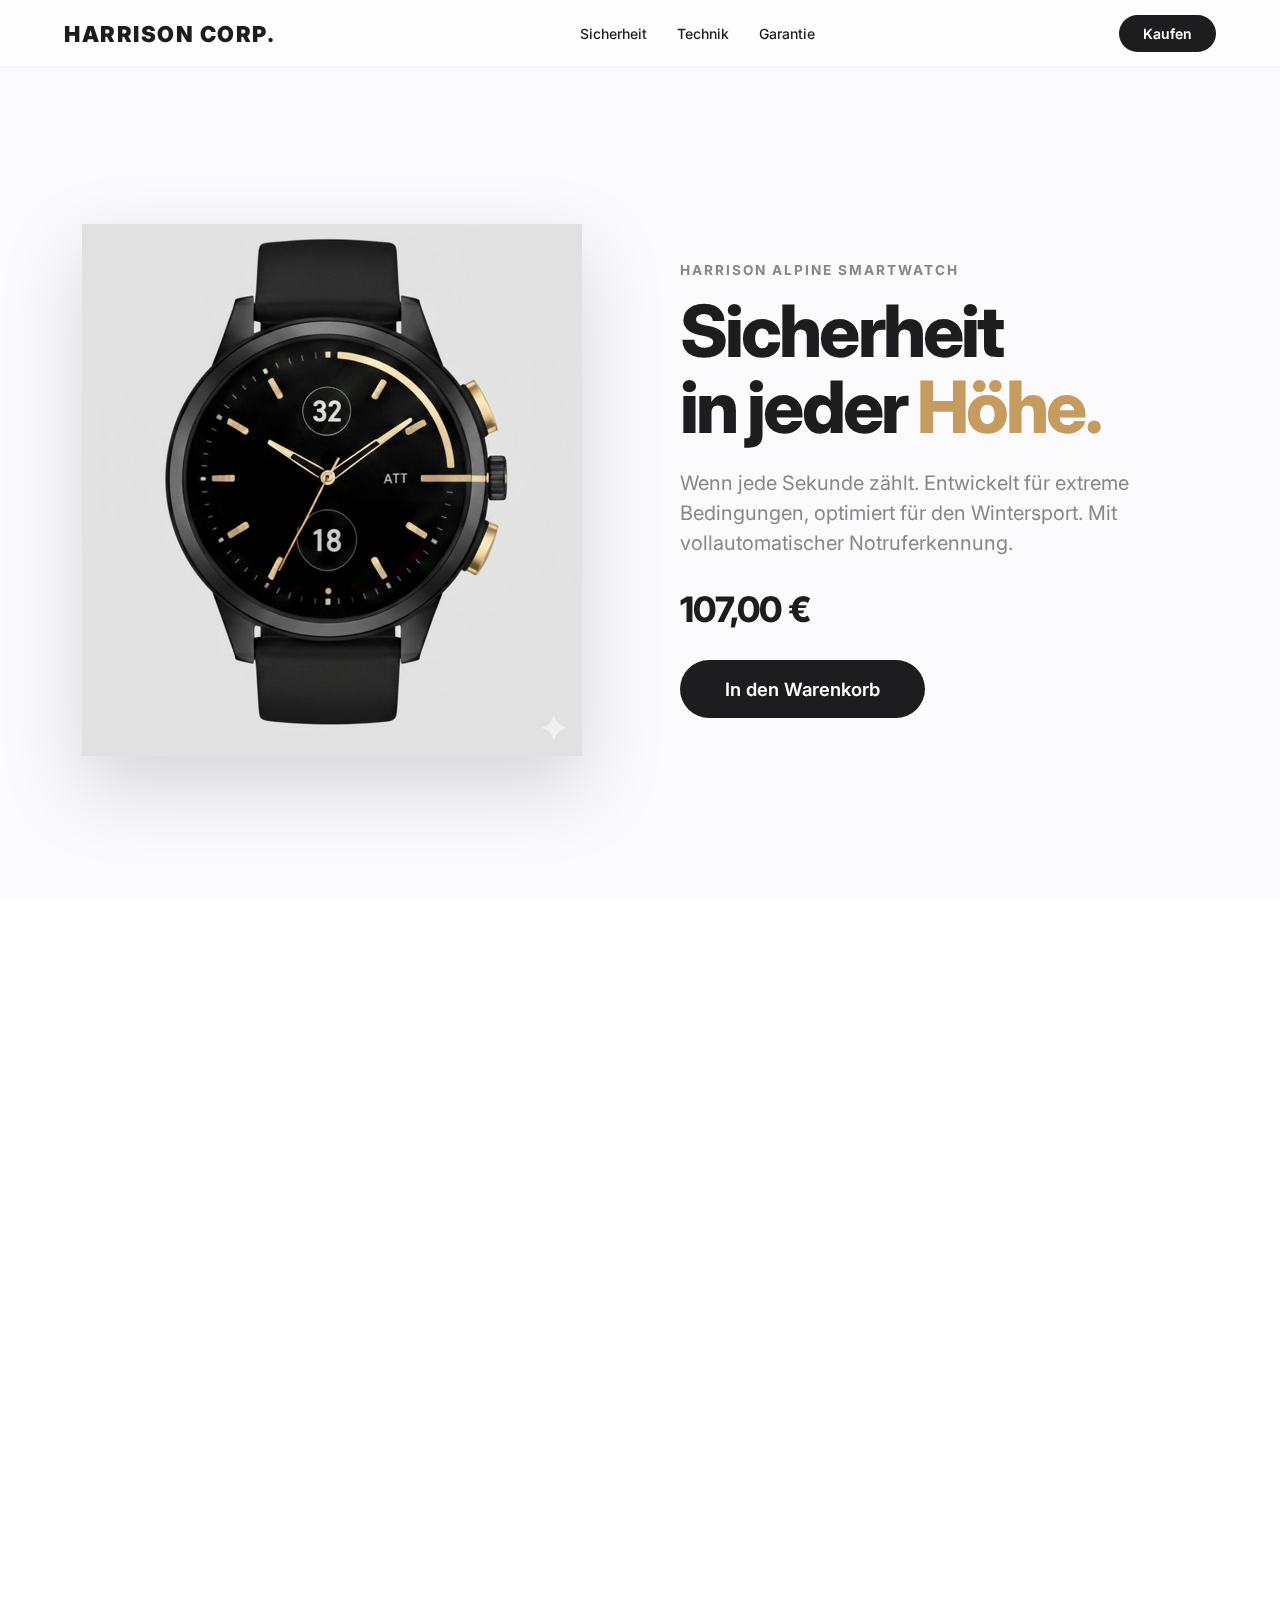
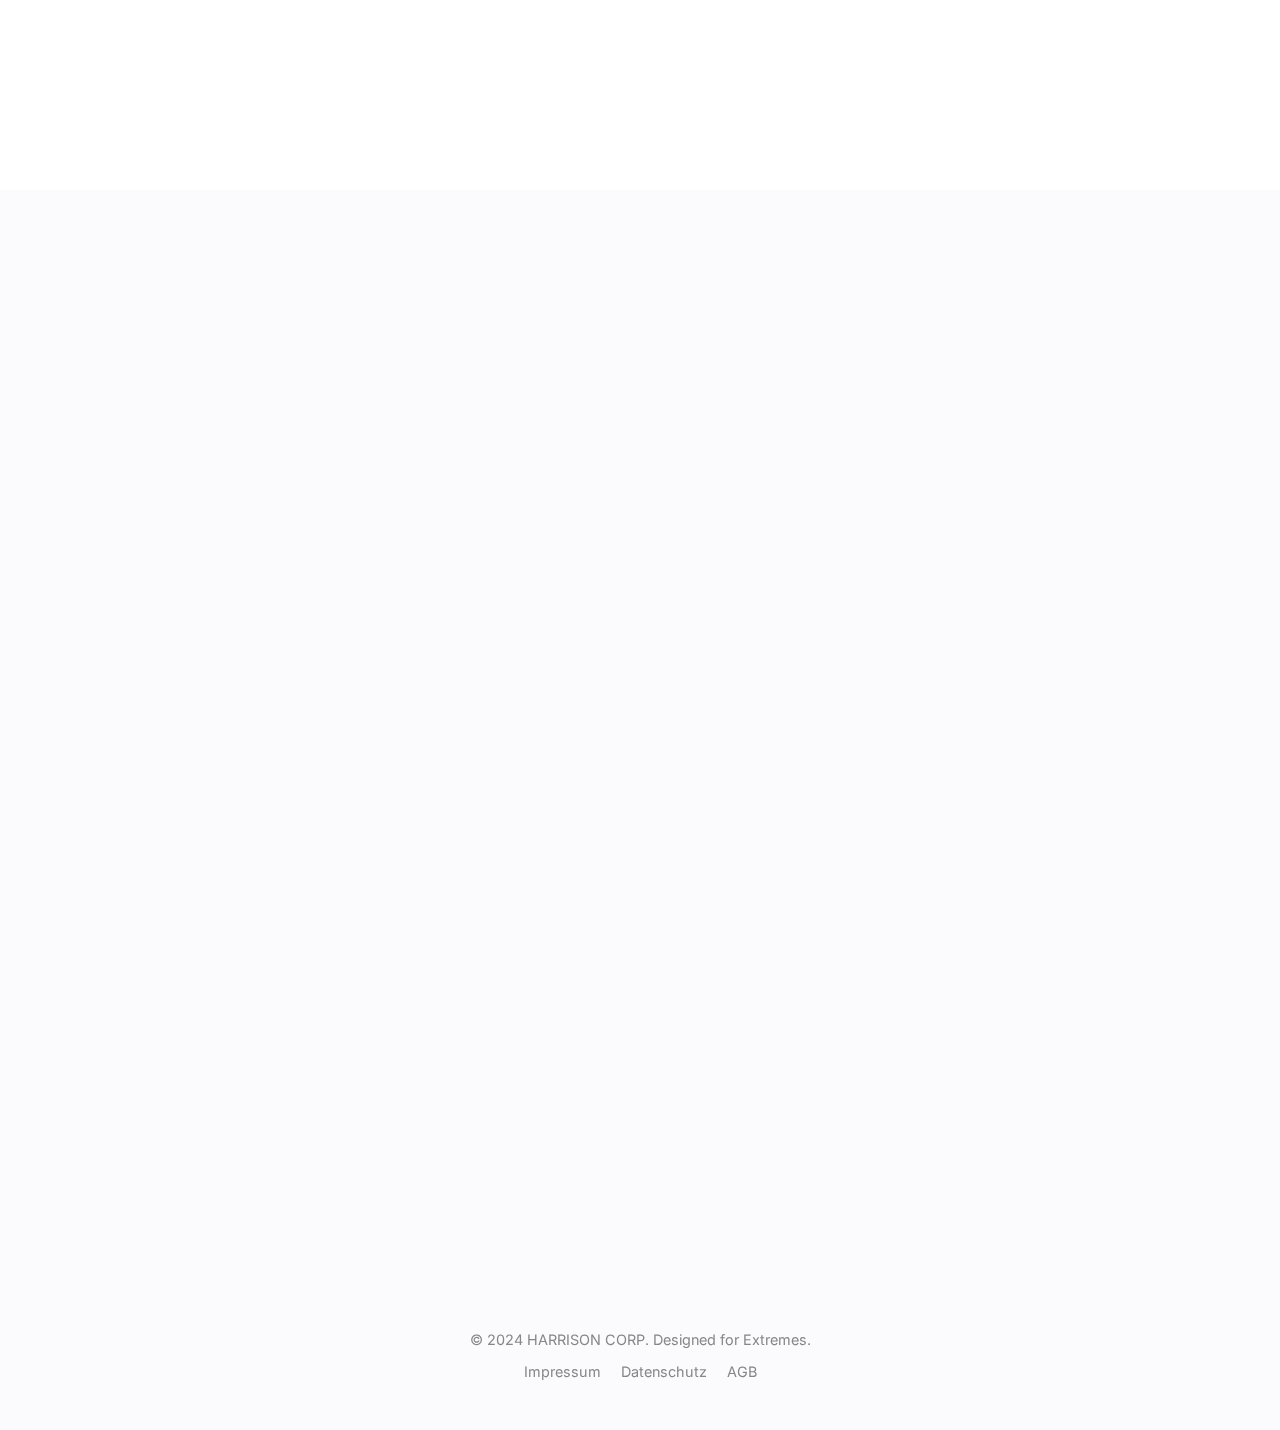
<file: Index.html>
<!DOCTYPE html>
<html lang="de">
<head>
    <meta charset="UTF-8">
    <meta name="viewport" content="width=device-width, initial-scale=1.0">
    <title>HARRISON CORP. | Sicherheit in jeder Höhe</title>
    <!-- Moderne, cleane Schriftart (Inter) für den Premium-Tech-Look -->
    <link href="https://fonts.googleapis.com/css2?family=Inter:wght@300;400;500;700;900&display=swap" rel="stylesheet">
    <style>
        /* CSS VARIABLEN FÜR DAS LIGHT THEME */
        :root {
            --bg-main: #fbfbfd; 
            --bg-card: #ffffff;
            --text-dark: #1d1d1f; 
            --text-muted: #86868b; 
            --accent-gold: #c59b5f; 
            --accent-gold-hover: #b0874e;
            --border-light: #d2d2d7;
            --danger-red: #ff3b30;
        }

        /* GRUNDLAGEN & RESET */
        * {
            margin: 0;
            padding: 0;
            box-sizing: border-box;
            font-family: 'Inter', -apple-system, BlinkMacSystemFont, sans-serif;
            -webkit-font-smoothing: antialiased;
        }

        body {
            background-color: var(--bg-main);
            color: var(--text-dark);
            overflow-x: hidden;
        }

        /* NAVIGATION */
        nav {
            position: fixed;
            top: 0;
            width: 100%;
            display: flex;
            justify-content: space-between;
            align-items: center;
            padding: 15px 5%;
            background: rgba(255, 255, 255, 0.8);
            backdrop-filter: saturate(180%) blur(20px);
            -webkit-backdrop-filter: saturate(180%) blur(20px);
            border-bottom: 1px solid rgba(0,0,0,0.05);
            z-index: 1000;
            transition: all 0.3s ease;
        }

        .logo-container {
            display: flex;
            align-items: center;
        }

        /* Reiner Text-Logo Style, da keine Logo-Bilddatei vorhanden ist */
        .logo-text {
            font-size: 22px;
            font-weight: 900;
            letter-spacing: 1.5px;
            color: var(--text-dark);
            text-transform: uppercase;
        }

        .nav-links {
            display: flex;
            gap: 30px;
        }

        .nav-links a {
            color: var(--text-dark);
            text-decoration: none;
            font-weight: 500;
            font-size: 14px;
            transition: color 0.3s;
        }

        .nav-links a:hover {
            color: var(--accent-gold);
        }

        .btn-buy {
            background-color: var(--text-dark); 
            color: #fff;
            padding: 10px 24px;
            border: none;
            border-radius: 30px;
            font-weight: 600;
            font-size: 14px;
            cursor: pointer;
            transition: all 0.3s ease;
        }

        .btn-buy:hover {
            background-color: var(--accent-gold);
            transform: scale(1.02);
        }

        /* HERO / PRODUKT SECTION (BILD LINKS, TEXT RECHTS) */
        .hero {
            min-height: 100vh;
            display: flex;
            align-items: center;
            justify-content: center;
            padding: 120px 5% 40px;
            background: linear-gradient(rgba(251, 251, 253, 0.85), rgba(251, 251, 253, 1)), url('https://images.unsplash.com/photo-1454496522488-7a8e488e8606?ixlib=rb-4.0.3&auto=format&fit=crop&w=2000&q=80') center/cover;
            background-attachment: fixed;
        }

        .hero-content {
            display: flex;
            align-items: center;
            justify-content: space-between;
            max-width: 1200px;
            width: 100%;
            gap: 80px; 
        }

        .hero-image {
            flex: 1;
            display: flex;
            justify-content: center;
            position: relative;
        }

        .hero-image img {
            max-width: 500px; 
            width: 100%;
            /* mix-blend-mode macht einen evtl. weißen Hintergrund der watch.png unsichtbar */
            mix-blend-mode: multiply;
            filter: drop-shadow(0px 30px 40px rgba(0,0,0,0.15));
            transition: transform 0.5s ease;
        }
        
        .hero-image img:hover {
            transform: scale(1.03); 
        }

        .hero-text {
            flex: 1;
            display: flex;
            flex-direction: column;
            align-items: flex-start; 
        }

        .product-eyebrow {
            font-weight: 700;
            color: var(--text-muted);
            text-transform: uppercase;
            letter-spacing: 2px;
            font-size: 0.85rem;
            margin-bottom: 15px;
            display: block;
        }

        .hero-text h1 {
            font-size: 4.5rem;
            font-weight: 800;
            line-height: 1.05;
            letter-spacing: -0.04em; 
            margin-bottom: 24px;
            color: var(--text-dark);
        }

        .hero-text h1 span {
            color: var(--accent-gold);
        }

        .hero-text p {
            font-size: 1.25rem;
            color: var(--text-muted);
            margin-bottom: 30px;
            max-width: 500px;
            line-height: 1.5;
            font-weight: 400;
        }

        .price-tag {
            font-size: 2.2rem;
            font-weight: 800;
            margin-bottom: 30px;
            display: block;
            color: var(--text-dark);
            letter-spacing: -0.02em;
        }

        /* SICHERHEITS SECTION */
        .safety-section {
            padding: 120px 5%;
            background-color: var(--bg-card);
            text-align: center;
        }

        .section-title {
            font-size: 3rem;
            font-weight: 800;
            letter-spacing: -0.03em;
            margin-bottom: 20px;
            color: var(--text-dark);
        }

        .section-subtitle {
            font-size: 1.2rem;
            color: var(--text-muted);
            margin-bottom: 80px;
            max-width: 600px;
            margin-left: auto;
            margin-right: auto;
            line-height: 1.6;
        }

        .features-grid {
            display: grid;
            grid-template-columns: repeat(auto-fit, minmax(320px, 1fr));
            gap: 40px;
            max-width: 1200px;
            margin: 0 auto;
        }

        .feature-card {
            background: var(--bg-main);
            padding: 50px 40px;
            border-radius: 30px;
            box-shadow: 0 20px 40px rgba(0, 0, 0, 0.04);
            transition: transform 0.4s cubic-bezier(0.165, 0.84, 0.44, 1), box-shadow 0.4s;
            text-align: left;
        }

        .feature-card:hover {
            transform: translateY(-10px);
            box-shadow: 0 30px 60px rgba(0, 0, 0, 0.08);
        }

        .feature-icon {
            font-size: 2.5rem;
            margin-bottom: 24px;
            background: #fff;
            width: 70px;
            height: 70px;
            display: flex;
            align-items: center;
            justify-content: center;
            border-radius: 20px;
            box-shadow: 0 10px 20px rgba(0,0,0,0.05);
        }

        .feature-card h3 {
            font-size: 1.5rem;
            margin-bottom: 15px;
            font-weight: 700;
            color: var(--text-dark);
        }

        .feature-card p {
            color: var(--text-muted);
            line-height: 1.6;
            font-size: 1.05rem;
        }

        /* SPEZIFIKATIONEN */
        .specs-section {
            padding: 120px 5%;
            background-color: var(--bg-main);
        }

        .specs-container {
            max-width: 1200px;
            margin: 0 auto;
            display: grid;
            grid-template-columns: 1fr 1fr;
            gap: 80px;
            align-items: center;
        }

        .spec-list {
            list-style: none;
            background: var(--bg-card);
            padding: 40px;
            border-radius: 30px;
            box-shadow: 0 20px 40px rgba(0,0,0,0.03);
        }

        .spec-list li {
            padding: 20px 0;
            border-bottom: 1px solid var(--border-light);
            display: flex;
            justify-content: space-between;
            align-items: center;
        }

        .spec-list li:last-child {
            border-bottom: none;
            padding-bottom: 0;
        }

        .spec-list li span {
            color: var(--text-muted);
            font-size: 1rem;
        }

        .spec-list li strong {
            color: var(--text-dark);
            font-weight: 600;
            font-size: 1.1rem;
            text-align: right;
            max-width: 60%;
        }

        .specs-text h3 {
            font-size: 2.5rem;
            font-weight: 800;
            letter-spacing: -0.03em;
            margin-bottom: 24px;
        }

        .specs-text p {
            color: var(--text-muted);
            line-height: 1.7;
            font-size: 1.1rem;
            margin-bottom: 40px;
        }

        /* GARANTIE SECTION */
        .guarantee-section {
            background-color: var(--bg-card);
            padding: 100px 5%;
            text-align: center;
            border-top: 1px solid var(--border-light);
            border-bottom: 1px solid var(--border-light);
        }

        .guarantee-content {
            max-width: 800px;
            margin: 0 auto;
        }

        .guarantee-content h2 {
            font-size: 2.2rem;
            font-weight: 800;
            letter-spacing: -0.02em;
            color: var(--text-dark);
            margin-bottom: 24px;
            display: flex;
            align-items: center;
            justify-content: center;
            gap: 15px;
        }

        /* WARENKORB SIDEBAR */
        .cart-sidebar {
            position: fixed;
            top: 0;
            right: -100%;
            width: 400px;
            height: 100vh;
            background: rgba(255, 255, 255, 0.95);
            backdrop-filter: blur(20px);
            -webkit-backdrop-filter: blur(20px);
            box-shadow: -10px 0 40px rgba(0,0,0,0.1);
            z-index: 2000;
            padding: 40px;
            transition: right 0.5s cubic-bezier(0.165, 0.84, 0.44, 1);
            display: flex;
            flex-direction: column;
        }

        .cart-sidebar.open {
            right: 0;
        }

        .cart-header {
            display: flex;
            justify-content: space-between;
            align-items: center;
            margin-bottom: 40px;
            border-bottom: 1px solid var(--border-light);
            padding-bottom: 20px;
        }

        .cart-header h2 {
            font-weight: 700;
            font-size: 1.5rem;
        }

        .close-cart {
            background: #f5f5f7;
            border: none;
            color: var(--text-dark);
            width: 36px;
            height: 36px;
            border-radius: 50%;
            font-size: 1.2rem;
            cursor: pointer;
            display: flex;
            align-items: center;
            justify-content: center;
            transition: background 0.2s;
        }

        .close-cart:hover {
            background: #e5e5ea;
        }

        .cart-item {
            display: flex;
            gap: 20px;
            margin-bottom: auto;
            align-items: center;
        }

        .cart-item img {
            width: 90px;
            height: 90px;
            object-fit: cover;
            border-radius: 16px;
            background: var(--bg-main);
            mix-blend-mode: multiply;
        }

        .cart-item-details h3 {
            font-size: 1.1rem;
            font-weight: 700;
            margin-bottom: 5px;
        }

        .cart-total {
            border-top: 1px solid var(--border-light);
            padding-top: 20px;
            margin-bottom: 30px;
            display: flex;
            justify-content: space-between;
            font-size: 1.4rem;
            font-weight: 800;
        }

        .btn-checkout {
            width: 100%;
            padding: 18px;
            background: var(--text-dark);
            color: #fff;
            border: none;
            border-radius: 16px;
            font-size: 1.1rem;
            font-weight: 600;
            cursor: pointer;
            transition: background 0.3s;
        }

        .btn-checkout:hover {
            background: var(--accent-gold);
        }

        /* ANIMATIONEN */
        .reveal {
            opacity: 0;
            transform: translateY(40px);
            transition: all 0.8s cubic-bezier(0.165, 0.84, 0.44, 1);
        }

        .reveal.active {
            opacity: 1;
            transform: translateY(0);
        }

        /* FOOTER */
        footer {
            text-align: center;
            padding: 50px 20px;
            background: var(--bg-main);
            color: var(--text-muted);
            font-size: 0.9rem;
        }

        /* RESPONSIVE DESIGN FÜR HANDYS */
        @media (max-width: 900px) {
            .hero { padding-top: 120px; }
            .hero-content {
                flex-direction: column-reverse; 
                text-align: center;
            }
            .hero-text {
                align-items: center; 
            }
            .hero-text h1 { font-size: 3rem; }
            .hero-text p { margin: 0 auto 30px; }
            .nav-links { display: none; }
            .specs-container { grid-template-columns: 1fr; }
            .cart-sidebar { width: 100%; padding: 20px; }
        }
    </style>
</head>
<body>

    <!-- NAVIGATION -->
    <nav>
        <div class="logo-container">
            <!-- Pures Text-Logo, da Bilddatei fehlt -->
            <span class="logo-text">HARRISON CORP.</span>
        </div>
        <div class="nav-links">
            <a href="#safety">Sicherheit</a>
            <a href="#specs">Technik</a>
            <a href="#guarantee">Garantie</a>
        </div>
        <button class="btn-buy open-cart-btn">Kaufen</button>
    </nav>

    <!-- WARENKORB SIDEBAR -->
    <div class="cart-sidebar" id="cartSidebar">
        <div class="cart-header">
            <h2>Warenkorb</h2>
            <button class="close-cart" id="closeCartBtn">✕</button>
        </div>
        <div class="cart-item">
            <!-- ANGEPASST AUF watch.png -->
            <img src="watch.png" alt="Harrison Smartwatch" onerror="this.src='https://via.placeholder.com/90?text=Uhr'">
            <div class="cart-item-details">
                <h3>HARRISON Alpine</h3>
                <p style="color: var(--text-muted); font-size: 0.9rem;">Gehäuse: Titan Grade 5</p>
                <p style="margin-top: 8px; font-weight: 800; color: var(--text-dark);">107,00 €</p>
            </div>
        </div>
        <div>
            <div class="cart-total">
                <span>Gesamt</span>
                <span>107,00 €</span>
            </div>
            <button class="btn-checkout">Zur Kasse gehen</button>
            <p style="text-align: center; margin-top: 15px; font-size: 0.85rem; color: var(--text-muted);">Inkl. MwSt. Kostenloser Expressversand.</p>
        </div>
    </div>

    <!-- HERO / PRODUKT SECTION (Bild links, Text rechts) -->
    <section class="hero">
        <div class="hero-content">
            <!-- BILD (Links) -->
            <div class="hero-image reveal active">
                <!-- ANGEPASST AUF watch.png -->
                <img src="watch.png" alt="Harrison Smartwatch" onerror="this.src='https://via.placeholder.com/500?text=Smartwatch'">
            </div>
            
            <!-- TEXT & BUTTONS (Rechts) -->
            <div class="hero-text reveal active">
                <span class="product-eyebrow">Harrison Alpine Smartwatch</span>
                <h1>Sicherheit<br>in jeder <span>Höhe.</span></h1>
                <p>Wenn jede Sekunde zählt. Entwickelt für extreme Bedingungen, optimiert für den Wintersport. Mit vollautomatischer Notruferkennung.</p>
                <span class="price-tag">107,00 €</span>
                <button class="btn-buy open-cart-btn" style="padding: 18px 45px; font-size: 1.15rem; border-radius: 40px;">In den Warenkorb</button>
            </div>
        </div>
    </section>

    <!-- SAFETY SECTION -->
    <section id="safety" class="safety-section">
        <h2 class="section-title reveal">Dein digitaler Bodyguard.</h2>
        <p class="section-subtitle reveal">Ausgestattet mit marktführenden Sensoren, die kontinuierlich deine Vitalwerte und Bewegungen analysieren, um im Ernstfall sofort zu reagieren.</p>
        
        <div class="features-grid">
            <div class="feature-card reveal">
                <div class="feature-icon">🏔️</div>
                <h3>Sturzerkennung</h3>
                <p>Der hochentwickelte Beschleunigungssensor registriert extreme Aufprälle (z.B. beim Skifahren). Reagierst du nicht, wird ein Countdown gestartet und ein SOS-Signal abgesetzt.</p>
            </div>

            <div class="feature-card reveal">
                <div class="feature-icon">❤️</div>
                <h3>Vital-Überwachung</h3>
                <p>Optische Herzfrequenz- und Blutsauerstoffsensoren überwachen dich. Bei einem kritischen Pulsabfall kontaktiert die Uhr völlig autonom die lokale Bergrettung.</p>
            </div>

            <div class="feature-card reveal">
                <div class="feature-icon">🛰️</div>
                <h3>Präzises GPS</h3>
                <p>Das Dual-Frequenz-GPS (L1 & L5) liefert selbst in dichten Wäldern oder tiefen Bergschluchten millimetergenaue Koordinaten für Rettungsteams.</p>
            </div>
        </div>
    </section>

    <!-- SPECS SECTION -->
    <section id="specs" class="specs-section">
        <div class="specs-container">
            <div class="specs-text reveal">
                 <h3>Titanium. Leicht. Extrem robust.</h3>
                 <p>
                    Um eine Sportuhr für die härtesten Bedingungen der Welt zu bauen, haben wir keine Kompromisse gemacht. Das Gehäuse aus Luftfahrt-Titan umschließt das flache Saphirglas und schützt es vor seitlichen Schlägen. 
                 </p>
                 <button class="btn-buy open-cart-btn">Für 107€ sichern</button>
            </div>
            
            <div class="reveal">
                <ul class="spec-list">
                    <li><span>Material</span> <strong>Titan (Grade 5)</strong></li>
                    <li><span>Display</span> <strong>Kratzfestes Saphirglas</strong></li>
                    <li><span>Wasser</span> <strong>100m (EN13319 Zertifiziert)</strong></li>
                    <li><span>Akku (Normal)</span> <strong>Bis zu 36 Stunden</strong></li>
                    <li><span>Akku (Alpin-Modus)</span> <strong>Bis zu 72 Stunden</strong></li>
                    <li><span>Temperatur</span> <strong>-20°C bis 55°C</strong></li>
                    <li><span>Netzwerk</span> <strong>LTE, WLAN, Bluetooth 5.3</strong></li>
                </ul>
            </div>
        </div>
    </section>

    <!-- GARANTIE SECTION -->
    <section id="guarantee" class="guarantee-section reveal">
        <div class="guarantee-content">
            <h2>
                <svg width="32" height="32" viewBox="0 0 24 24" fill="none" stroke="currentColor" stroke-width="2" stroke-linecap="round" stroke-linejoin="round" style="color: var(--accent-gold);"><path d="M12 22s8-4 8-10V5l-8-3-8 3v7c0 6 8 10 8 10z"></path></svg>
                3 Jahre Extrem-Garantie
            </h2>
            <p style="color: var(--text-muted); line-height: 1.7; font-size: 1.1rem; margin-top: 15px;">
                Wir bauen Uhren, auf die du dein Leben verwetten kannst. Sollte deine Harrison Smartwatch durch Witterung, Kälte oder Wasserdruck innerhalb der ersten 3 Jahre einen technischen Defekt aufweisen, erhältst du sofort ein Neugerät.
            </p>
        </div>
    </section>

    <!-- FOOTER -->
    <footer>
        <p>&copy; 2024 HARRISON CORP. Designed for Extremes.</p>
        <div style="margin-top: 15px; display: flex; justify-content: center; gap: 20px;">
            <a href="#" style="color: var(--text-muted); text-decoration: none;">Impressum</a>
            <a href="#" style="color: var(--text-muted); text-decoration: none;">Datenschutz</a>
            <a href="#" style="color: var(--text-muted); text-decoration: none;">AGB</a>
        </div>
    </footer>

    <!-- JAVASCRIPT -->
    <script>
        // Warenkorb Logik
        const cartSidebar = document.getElementById('cartSidebar');
        const openCartBtns = document.querySelectorAll('.open-cart-btn');
        const closeCartBtn = document.getElementById('closeCartBtn');

        openCartBtns.forEach(btn => {
            btn.addEventListener('click', (e) => {
                e.preventDefault();
                cartSidebar.classList.add('open');
            });
        });

        closeCartBtn.addEventListener('click', () => {
            cartSidebar.classList.remove('open');
        });

        // Scroll Reveal Animation
        function reveal() {
            var reveals = document.querySelectorAll(".reveal");
            for (var i = 0; i < reveals.length; i++) {
                var windowHeight = window.innerHeight;
                var elementTop = reveals[i].getBoundingClientRect().top;
                var elementVisible = 100;

                if (elementTop < windowHeight - elementVisible) {
                    reveals[i].classList.add("active");
                }
            }
        }

        window.addEventListener("scroll", reveal);
        reveal();
    </script>
</body>
</html>
</file>
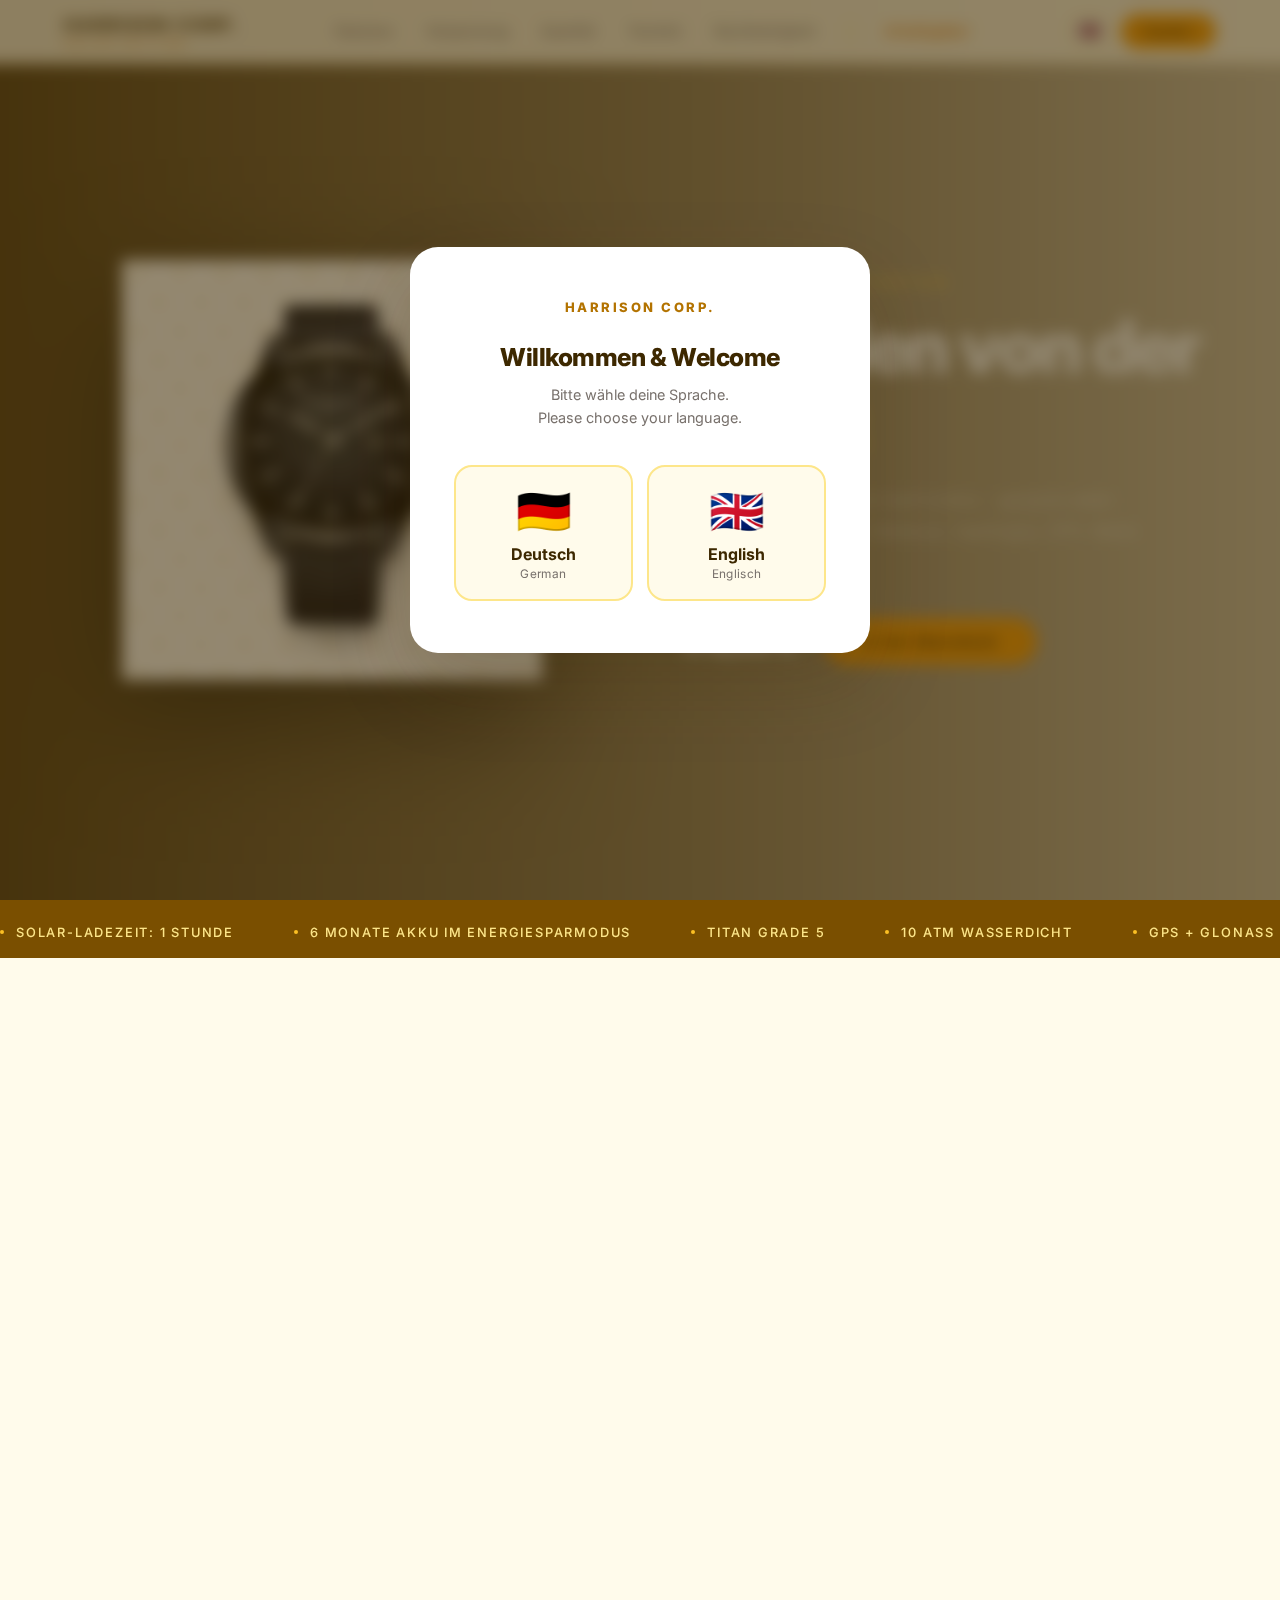
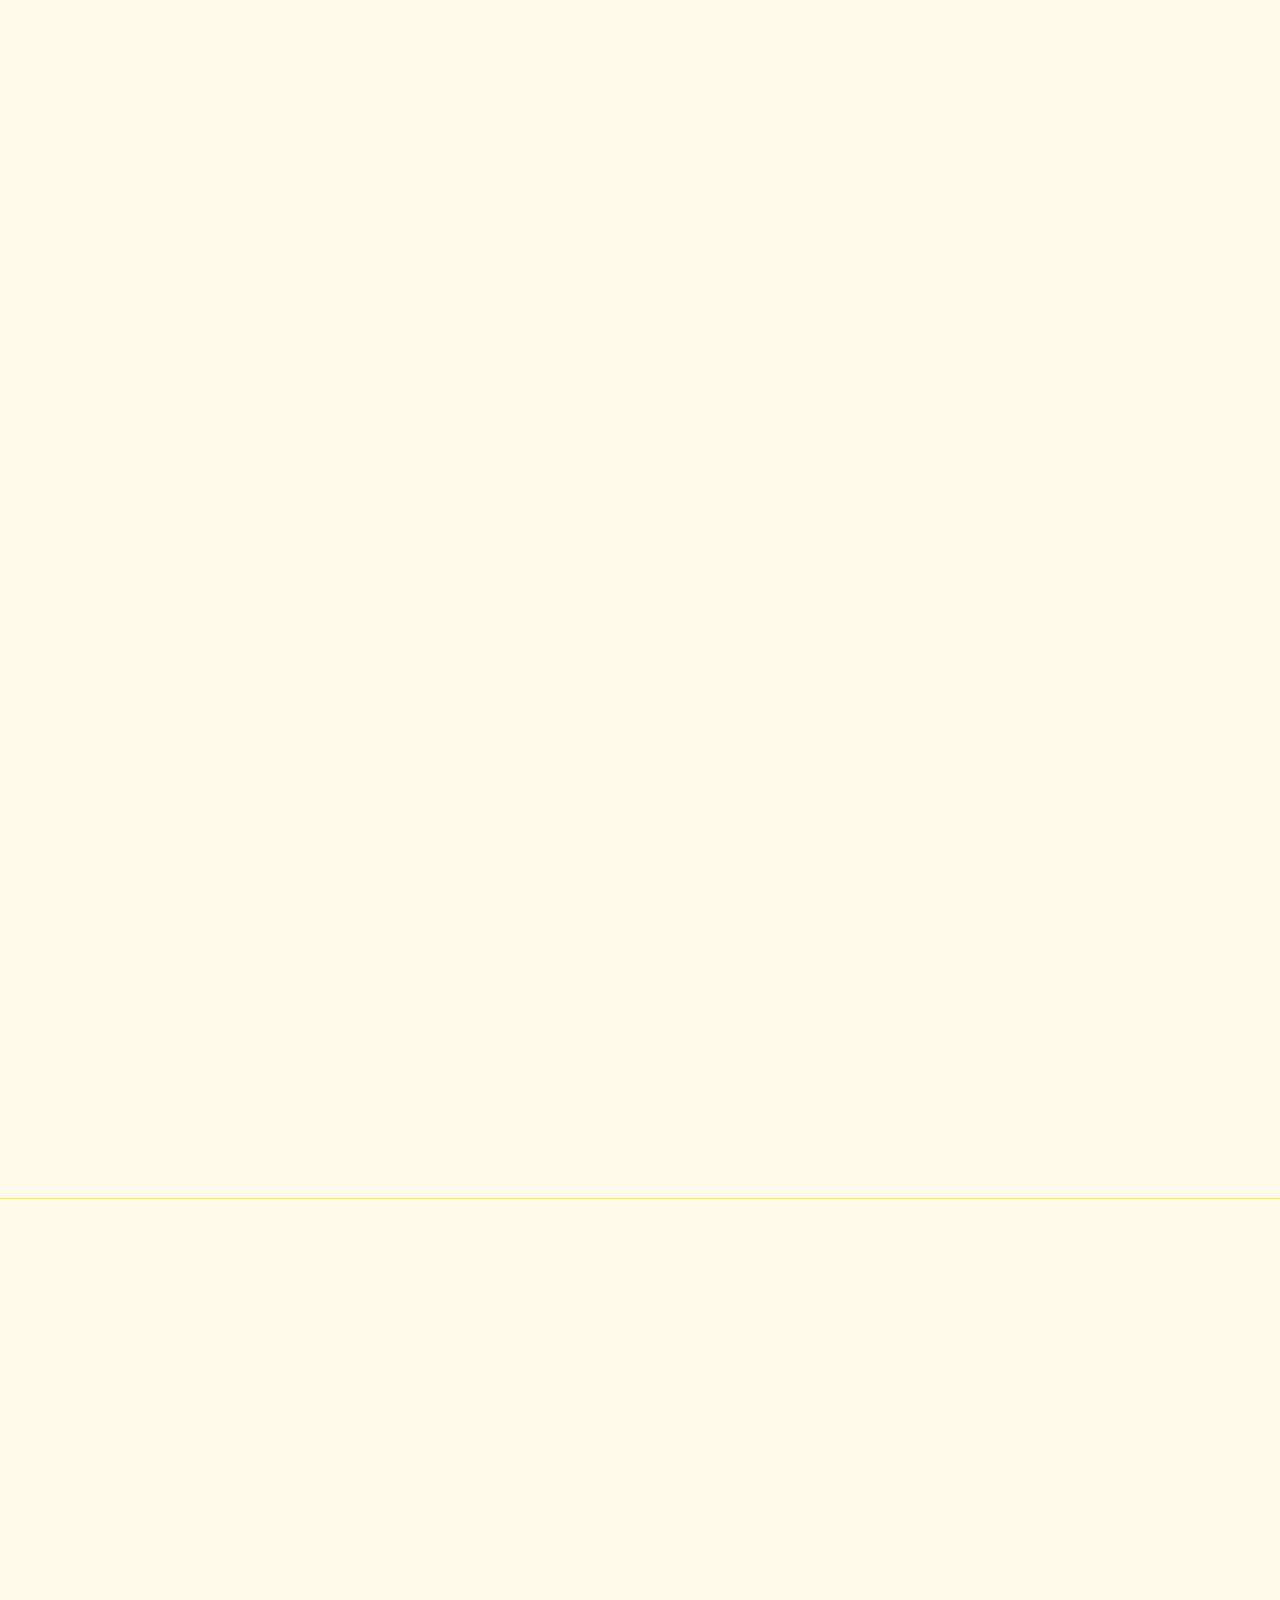
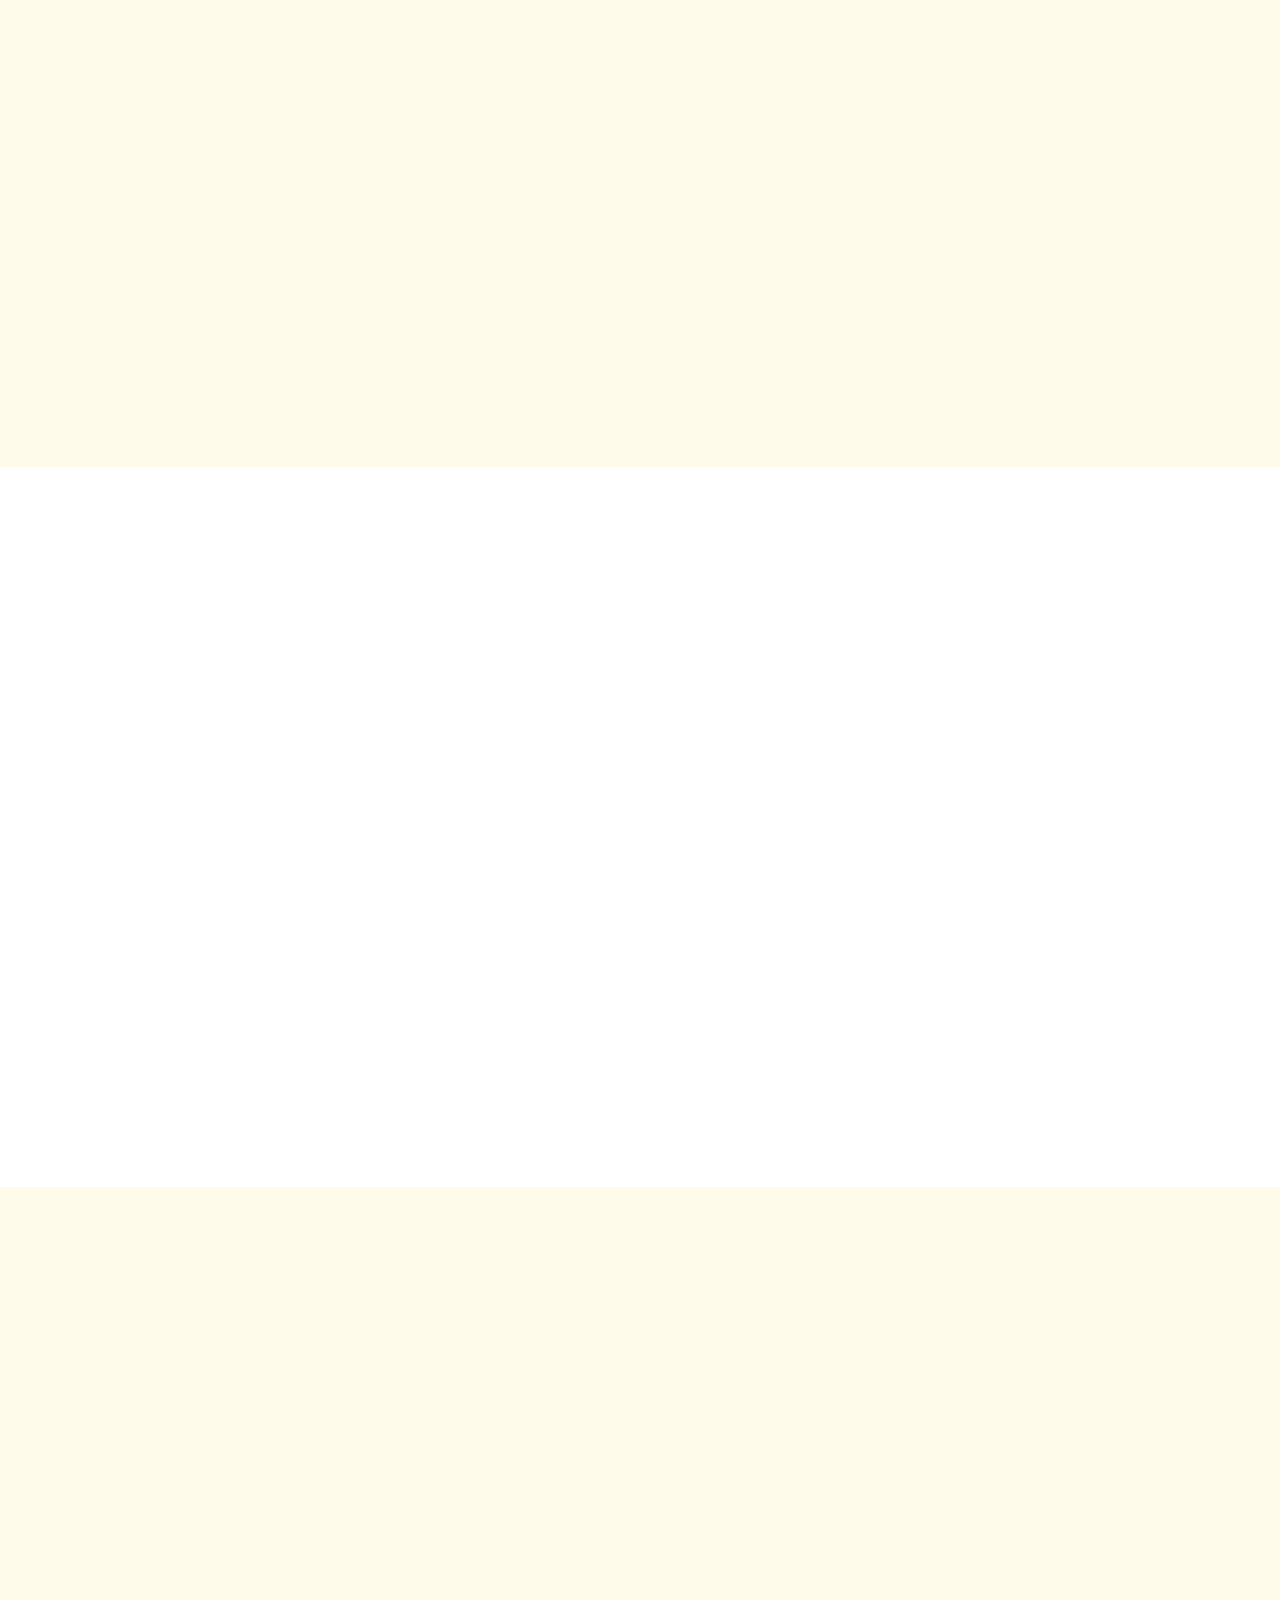
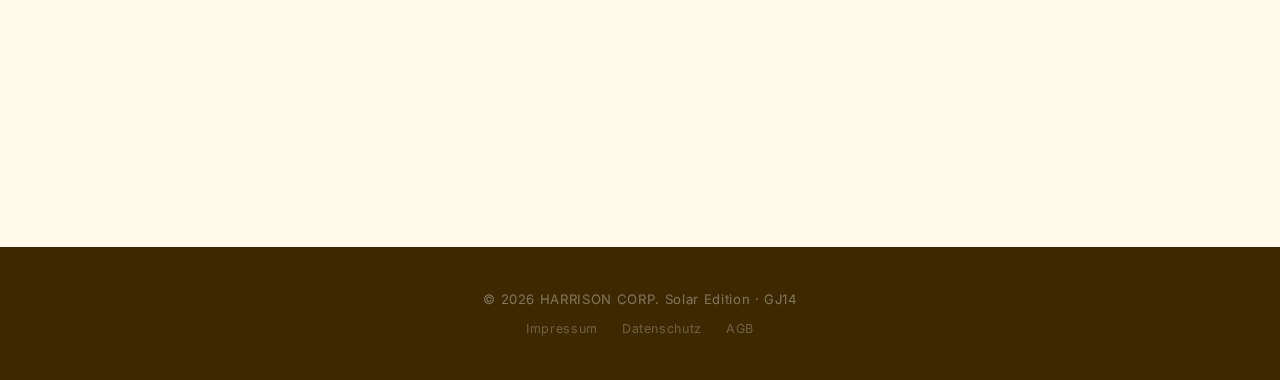
<file: index.html>
<!DOCTYPE html>
<html lang="de">
<head>
    <meta charset="UTF-8">
    <meta name="viewport" content="width=device-width, initial-scale=1.0">
    <title>HARRISON CORP. | Solar Watch</title>
    <link href="https://fonts.googleapis.com/css2?family=Inter:ital,wght@0,200;0,300;0,400;0,500;0,600;0,700;0,800;0,900;1,300&display=swap" rel="stylesheet">
    <style>
        :root {
            --yellow-900: #3d2800;
            --yellow-800: #7a4f00;
            --yellow-700: #b37300;
            --yellow-600: #d97706;
            --yellow-500: #f59e0b;
            --yellow-400: #fbbf24;
            --yellow-300: #fcd34d;
            --yellow-200: #fde68a;
            --yellow-100: #fef3c7;
            --yellow-50:  #fffbeb;
            --blue-accent: #2196c4;
            --white:    #ffffff;
            --text-dark: #1f2937;
            --text-muted:#78716c;
            --border:    #fde68a;
        }

        * { margin: 0; padding: 0; box-sizing: border-box; }

        body {
            font-family: 'Inter', -apple-system, sans-serif;
            background-color: var(--yellow-50);
            color: var(--text-dark);
            overflow-x: hidden;
            -webkit-font-smoothing: antialiased;
        }

        /* ── LANGUAGE MODAL ──────────────────────────── */
        .lang-modal-overlay {
            position: fixed;
            inset: 0;
            background: rgba(61,40,0,0.55);
            backdrop-filter: blur(8px);
            -webkit-backdrop-filter: blur(8px);
            z-index: 9999;
            display: flex;
            align-items: center;
            justify-content: center;
        }
        .lang-modal-overlay.hidden { display: none; }
        .lang-modal {
            background: #fff;
            border-radius: 28px;
            padding: 52px 44px;
            text-align: center;
            max-width: 460px;
            width: 90%;
            box-shadow: 0 32px 80px rgba(61,40,0,0.18);
        }
        .lang-modal-logo {
            font-size: 13px;
            font-weight: 800;
            letter-spacing: 2.5px;
            color: var(--yellow-700);
            text-transform: uppercase;
            margin-bottom: 28px;
            display: block;
        }
        .lang-modal h2 {
            font-size: 1.55rem;
            font-weight: 800;
            color: var(--yellow-900);
            letter-spacing: -0.02em;
            line-height: 1.2;
            margin-bottom: 10px;
        }
        .lang-modal p {
            color: var(--text-muted);
            font-size: 0.9rem;
            line-height: 1.6;
            margin-bottom: 36px;
        }
        .lang-choices {
            display: flex;
            gap: 14px;
            justify-content: center;
        }
        .lang-choice-btn {
            flex: 1;
            padding: 22px 12px 18px;
            border: 2px solid var(--yellow-200);
            border-radius: 18px;
            background: var(--yellow-50);
            cursor: pointer;
            transition: all 0.22s ease;
            font-family: inherit;
        }
        .lang-choice-btn:hover {
            border-color: var(--yellow-500);
            background: var(--yellow-100);
            transform: translateY(-3px);
            box-shadow: 0 8px 24px rgba(245,158,11,0.15);
        }
        .lang-choice-btn .flag { font-size: 2.8rem; display: block; margin-bottom: 10px; line-height: 1; }
        .lang-choice-btn .lang-name { font-size: 1rem; font-weight: 700; color: var(--yellow-900); display: block; }
        .lang-choice-btn .lang-sub { font-size: 0.74rem; color: var(--text-muted); margin-top: 3px; display: block; letter-spacing: 0.03em; }

        /* ── LANG TOGGLE BUTTON ──────────────────────── */
        .btn-lang {
            background: transparent;
            border: 1.5px solid var(--yellow-200);
            border-radius: 20px;
            padding: 6px 11px;
            font-size: 1.15rem;
            cursor: pointer;
            transition: all 0.2s;
            line-height: 1;
            display: flex;
            align-items: center;
        }
        .btn-lang:hover { border-color: var(--yellow-400); background: var(--yellow-100); }

        /* ── NAV ─────────────────────────────────────── */
        nav {
            position: fixed;
            top: 0;
            width: 100%;
            display: flex;
            justify-content: space-between;
            align-items: center;
            padding: 14px 5%;
            background: rgba(255, 251, 235, 0.90);
            backdrop-filter: saturate(180%) blur(20px);
            -webkit-backdrop-filter: saturate(180%) blur(20px);
            border-bottom: 1px solid rgba(253, 230, 138, 0.7);
            z-index: 1000;
        }
        .logo-text {
            font-size: 17px;
            font-weight: 800;
            letter-spacing: 2px;
            color: var(--yellow-900);
            text-transform: uppercase;
            display: block;
        }
        .logo-sub {
            font-size: 10px;
            font-weight: 500;
            letter-spacing: 3.5px;
            color: var(--yellow-600);
            text-transform: uppercase;
            display: block;
            margin-top: 2px;
        }
        .nav-links { display: flex; gap: 32px; }
        .nav-links a {
            color: var(--text-muted);
            text-decoration: none;
            font-weight: 500;
            font-size: 14px;
            letter-spacing: 0.02em;
            transition: color 0.25s;
        }
        .nav-links a:hover { color: var(--yellow-900); }
        .btn-buy {
            background-color: var(--yellow-500);
            color: var(--yellow-900);
            padding: 10px 24px;
            border: none;
            border-radius: 30px;
            font-weight: 700;
            font-size: 13px;
            letter-spacing: 0.04em;
            cursor: pointer;
            transition: all 0.3s ease;
        }
        .btn-buy:hover { background-color: var(--yellow-400); transform: scale(1.02); }

        /* ── HAMBURGER ───────────────────────────────── */
        .hamburger {
            display: none;
            flex-direction: column;
            gap: 5px;
            background: none;
            border: none;
            cursor: pointer;
            padding: 6px;
            border-radius: 8px;
            transition: background 0.2s;
        }
        .hamburger:hover { background: rgba(245,158,11,0.10); }
        .hamburger span {
            display: block;
            width: 22px;
            height: 2px;
            background: var(--yellow-800);
            border-radius: 2px;
            transition: all 0.3s ease;
        }
        .hamburger.open span:nth-child(1) { transform: translateY(7px) rotate(45deg); }
        .hamburger.open span:nth-child(2) { opacity: 0; }
        .hamburger.open span:nth-child(3) { transform: translateY(-7px) rotate(-45deg); }

        /* ── MOBILE NAV ──────────────────────────────── */
        .mobile-nav {
            display: none;
            position: fixed;
            top: 61px; left: 0;
            width: 100%;
            background: rgba(255,251,235,0.97);
            backdrop-filter: blur(20px);
            -webkit-backdrop-filter: blur(20px);
            border-bottom: 1px solid var(--border);
            padding: 20px 5%;
            flex-direction: column;
            gap: 18px;
            z-index: 999;
        }
        .mobile-nav.open { display: flex; }
        .mobile-nav a {
            color: var(--text-dark);
            text-decoration: none;
            font-weight: 500;
            font-size: 1.05rem;
        }

        /* ── CART OVERLAY ────────────────────────────── */
        .cart-overlay {
            display: none;
            position: fixed;
            inset: 0;
            background: rgba(61,40,0,0.45);
            z-index: 1999;
            backdrop-filter: blur(3px);
        }
        .cart-overlay.open { display: block; }

        /* ── CART SIDEBAR ────────────────────────────── */
        .cart-sidebar {
            position: fixed;
            top: 0; right: -100%;
            width: 400px;
            height: 100vh;
            background: rgba(255,255,255,0.98);
            backdrop-filter: blur(20px);
            box-shadow: -8px 0 40px rgba(61,40,0,0.10);
            z-index: 2000;
            padding: 40px;
            transition: right 0.5s cubic-bezier(0.165,0.84,0.44,1);
            display: flex;
            flex-direction: column;
        }
        .cart-sidebar.open { right: 0; }
        .cart-header {
            display: flex;
            justify-content: space-between;
            align-items: center;
            margin-bottom: 36px;
            border-bottom: 1px solid var(--border);
            padding-bottom: 20px;
        }
        .cart-header h2 { font-weight: 700; font-size: 1.4rem; color: var(--text-dark); }
        .close-cart {
            background: var(--yellow-50);
            border: none;
            color: var(--text-dark);
            width: 36px; height: 36px;
            border-radius: 50%;
            font-size: 1rem;
            cursor: pointer;
            display: flex; align-items: center; justify-content: center;
            transition: background 0.2s;
        }
        .close-cart:hover { background: var(--yellow-100); }
        .cart-item {
            display: flex;
            gap: 20px;
            margin-bottom: auto;
            align-items: center;
        }
        .cart-item-details h3 { font-size: 1rem; font-weight: 700; margin-bottom: 4px; color: var(--text-dark); }
        .cart-edition-badge {
            display: inline-block;
            background: var(--yellow-100);
            color: var(--yellow-700);
            font-size: 0.68rem;
            font-weight: 600;
            letter-spacing: 0.08em;
            padding: 2px 8px;
            border-radius: 20px;
            text-transform: uppercase;
            margin-bottom: 6px;
        }
        .cart-note {
            background: var(--yellow-50);
            border: 1px solid var(--yellow-200);
            border-radius: 12px;
            padding: 12px 16px;
            margin: 20px 0;
            font-size: 0.85rem;
            color: var(--yellow-700);
            display: flex;
            align-items: center;
            gap: 8px;
        }
        .cart-total {
            border-top: 1px solid var(--border);
            padding-top: 20px;
            margin-bottom: 20px;
            display: flex;
            justify-content: space-between;
            font-size: 1.3rem;
            font-weight: 800;
            color: var(--text-dark);
        }
        .btn-checkout {
            width: 100%;
            padding: 16px;
            background: var(--yellow-500);
            color: var(--yellow-900);
            border: none;
            border-radius: 14px;
            font-size: 1rem;
            font-weight: 700;
            cursor: pointer;
            letter-spacing: 0.03em;
            transition: background 0.3s;
        }
        .btn-checkout:hover { background: var(--yellow-400); }

        /* ── HERO ────────────────────────────────────── */
        .hero {
            min-height: 100vh;
            display: flex;
            align-items: center;
            justify-content: center;
            padding: 120px 5% 80px;
            position: relative;
            overflow: hidden;
            background:
                linear-gradient(to right,
                    rgba(61,40,0,0.88) 0%,
                    rgba(61,40,0,0.58) 55%,
                    rgba(61,40,0,0.28) 100%),
                url('https://images.unsplash.com/photo-1506905925346-21bda4d32df4?auto=format&fit=crop&w=2000&q=80')
                center / cover no-repeat;
            background-attachment: fixed;
        }
        .hero-content {
            display: flex;
            align-items: center;
            justify-content: space-between;
            max-width: 1200px;
            width: 100%;
            gap: 80px;
        }
        .hero-image { flex: 1; display: flex; justify-content: center; }
        .hero-image img {
            max-width: 420px;
            width: 100%;
            filter: drop-shadow(0 40px 60px rgba(0,0,0,0.5));
            transition: transform 0.6s ease;
        }
        .hero-image img:hover { transform: scale(1.04) translateY(-8px); }
        .hero-text {
            flex: 1;
            display: flex;
            flex-direction: column;
            align-items: flex-start;
        }
        .product-eyebrow {
            font-weight: 500;
            color: var(--yellow-300);
            text-transform: uppercase;
            letter-spacing: 3px;
            font-size: 0.78rem;
            margin-bottom: 20px;
            display: flex;
            align-items: center;
            gap: 12px;
        }
        .product-eyebrow::before {
            content: '';
            display: block;
            width: 28px; height: 1px;
            background: var(--yellow-300);
        }
        .hero-text h1 {
            font-size: 4.6rem;
            font-weight: 800;
            line-height: 1.0;
            letter-spacing: -0.04em;
            margin-bottom: 28px;
            color: #fff;
        }
        .hero-text h1 span { color: var(--yellow-300); font-weight: 200; font-style: italic; }
        .hero-text p {
            font-size: 1.1rem;
            color: rgba(255,255,255,0.65);
            margin-bottom: 40px;
            max-width: 460px;
            line-height: 1.75;
            font-weight: 300;
        }
        .hero-cta-group { display: flex; align-items: center; gap: 28px; }
        .price-tag { font-size: 1.9rem; font-weight: 800; color: #fff; letter-spacing: -0.02em; }
        .btn-hero {
            background: var(--yellow-500);
            color: var(--yellow-900);
            padding: 15px 40px;
            border: none;
            border-radius: 40px;
            font-weight: 700;
            font-size: 0.95rem;
            cursor: pointer;
            transition: all 0.3s ease;
            letter-spacing: 0.02em;
        }
        .btn-hero:hover { background: var(--yellow-400); transform: scale(1.03); }

        /* ── TICKER ──────────────────────────────────── */
        .ticker {
            background: var(--yellow-800);
            padding: 18px 0;
            overflow: hidden;
            white-space: nowrap;
        }
        .ticker-track {
            display: inline-flex;
            gap: 60px;
            animation: ticker 22s linear infinite;
        }
        .ticker-item {
            display: inline-flex;
            align-items: center;
            gap: 12px;
            color: var(--yellow-200);
            font-size: 0.8rem;
            font-weight: 500;
            letter-spacing: 0.14em;
            text-transform: uppercase;
        }
        .ticker-dot {
            width: 4px; height: 4px;
            background: var(--yellow-400);
            border-radius: 50%;
            flex-shrink: 0;
        }
        @keyframes ticker {
            from { transform: translateX(0); }
            to   { transform: translateX(-50%); }
        }

        /* ── FEATURES SECTION ────────────────────────── */
        .features-section { padding: 120px 5%; background: var(--yellow-50); }
        .section-header { text-align: center; margin-bottom: 72px; }
        .section-eyebrow {
            font-size: 0.72rem;
            font-weight: 600;
            letter-spacing: 3.5px;
            text-transform: uppercase;
            color: var(--yellow-600);
            margin-bottom: 14px;
            display: block;
        }
        .section-title { font-size: 2.9rem; font-weight: 800; letter-spacing: -0.03em; color: var(--text-dark); line-height: 1.15; }
        .section-intro { color: var(--text-muted); font-size: 1rem; line-height: 1.75; max-width: 580px; margin: 16px auto 0; }
        .feature-grid { display: grid; grid-template-columns: repeat(3,1fr); gap: 24px; max-width: 1200px; margin: 0 auto; }
        .feature-card {
            background: var(--white);
            border-radius: 28px;
            padding: 48px 40px;
            border: 1px solid var(--yellow-100);
            transition: transform 0.4s cubic-bezier(0.165,0.84,0.44,1), box-shadow 0.4s;
            position: relative;
            overflow: hidden;
        }
        .feature-card::before {
            content: '';
            position: absolute;
            top: 0; left: 0; right: 0;
            height: 3px;
            background: linear-gradient(90deg, var(--yellow-400), var(--yellow-600));
            opacity: 0;
            transition: opacity 0.3s;
        }
        .feature-card:hover { transform: translateY(-8px); box-shadow: 0 24px 48px rgba(61,40,0,0.07); }
        .feature-card:hover::before { opacity: 1; }
        .feature-stat { font-size: 4.8rem; font-weight: 900; color: var(--yellow-700); letter-spacing: -0.04em; line-height: 1; margin-bottom: 4px; }
        .feature-stat-sub { font-size: 0.75rem; font-weight: 600; color: var(--yellow-600); letter-spacing: 0.14em; text-transform: uppercase; margin-bottom: 24px; }
        .feature-card h3 { font-size: 1.25rem; font-weight: 700; color: var(--text-dark); margin-bottom: 12px; }
        .feature-card p { color: var(--text-muted); line-height: 1.75; font-size: 0.92rem; }

        /* ── SPECS ───────────────────────────────────── */
        .specs-section { padding: 120px 5%; background: var(--white); }
        .specs-container { max-width: 1200px; margin: 0 auto; display: grid; grid-template-columns: 1fr 1fr; gap: 80px; align-items: center; }
        .specs-text h3 { font-size: 2.5rem; font-weight: 800; letter-spacing: -0.03em; margin-bottom: 22px; color: var(--text-dark); line-height: 1.2; }
        .specs-text p { color: var(--text-muted); line-height: 1.8; font-size: 1rem; margin-bottom: 36px; }
        .btn-specs {
            background: var(--yellow-500);
            color: var(--yellow-900);
            padding: 14px 34px;
            border: none;
            border-radius: 30px;
            font-weight: 700;
            font-size: 0.9rem;
            cursor: pointer;
            transition: all 0.3s;
            letter-spacing: 0.02em;
        }
        .btn-specs:hover { background: var(--yellow-400); transform: scale(1.02); }
        .spec-list { list-style: none; background: var(--yellow-50); padding: 36px; border-radius: 24px; border: 1px solid var(--yellow-100); }
        .spec-list li { padding: 17px 0; border-bottom: 1px solid var(--yellow-100); display: flex; justify-content: space-between; align-items: center; }
        .spec-list li:last-child { border-bottom: none; padding-bottom: 0; }
        .spec-list li span { color: var(--text-muted); font-size: 0.88rem; }
        .spec-list li strong { color: var(--text-dark); font-weight: 600; font-size: 0.92rem; text-align: right; max-width: 60%; }

        /* ── PACKAGING ──────────────────────────────── */
        .packaging-section { padding: 100px 5%; background: var(--white); border-top: 1px solid var(--yellow-100); }
        .packaging-showcase { display: flex; align-items: center; gap: 64px; max-width: 1200px; margin: 60px auto 0; flex-wrap: wrap; justify-content: center; }
        .box-flip { width: 460px; height: 460px; perspective: 1000px; cursor: pointer; flex-shrink: 0; }
        .box-flip-inner { width: 100%; height: 100%; position: relative; transform-style: preserve-3d; transition: transform 0.7s cubic-bezier(0.4,0,0.2,1); }
        .box-flip.flipped .box-flip-inner { transform: rotateY(180deg); }
        .box-face { position: absolute; inset: 0; backface-visibility: hidden; border-radius: 16px; overflow: hidden; box-shadow: 0 8px 40px rgba(61,40,0,0.10); }
        .box-face img { width: 100%; height: 100%; object-fit: cover; }
        .box-back { transform: rotateY(180deg); }
        .box-label {
            position: absolute;
            bottom: 14px; left: 50%;
            transform: translateX(-50%);
            background: rgba(61,40,0,0.65);
            color: #fff;
            font-size: 12px;
            font-weight: 500;
            letter-spacing: 0.08em;
            padding: 5px 14px;
            border-radius: 20px;
            white-space: nowrap;
        }
        .packaging-info { max-width: 440px; }
        .box-toggle-btn {
            margin-top: 28px;
            background: var(--yellow-500);
            color: var(--yellow-900);
            border: none;
            border-radius: 30px;
            padding: 12px 28px;
            font-weight: 700;
            font-size: 13px;
            letter-spacing: 0.04em;
            cursor: pointer;
            transition: all 0.3s ease;
        }
        .box-toggle-btn:hover { background: var(--yellow-400); transform: scale(1.02); }
        @media (max-width: 900px) {
            .packaging-showcase { gap: 40px; }
            .box-flip { width: 280px; height: 280px; }
        }
        @media (max-width: 600px) { .box-flip { width: 100%; height: 280px; } }

        /* ── CRAFTSMANSHIP SECTION ───────────────────── */
        .craft-section { background: var(--yellow-50); border-top: 1px solid var(--yellow-200); padding-bottom: 60px; }
        .craft-section .feature-card { background: var(--white); }
        .card-icon { font-size: 2.8rem; line-height: 1; margin-bottom: 10px; }

        /* ── PLEDGE ──────────────────────────────────── */
        .pledge-section {
            background: var(--yellow-800);
            padding: 120px 5%;
            text-align: center;
            position: relative;
            overflow: hidden;
        }
        .pledge-section::before {
            content: '';
            position: absolute;
            top: -40%; left: -10%;
            width: 120%; height: 200%;
            background: radial-gradient(ellipse at center, rgba(245,158,11,0.12) 0%, transparent 70%);
            pointer-events: none;
        }
        .pledge-content { max-width: 780px; margin: 0 auto; position: relative; z-index: 1; }
        .pledge-icon {
            width: 70px; height: 70px;
            background: rgba(245,158,11,0.15);
            border: 1px solid rgba(245,158,11,0.30);
            border-radius: 50%;
            display: flex; align-items: center; justify-content: center;
            margin: 0 auto 30px;
        }
        .pledge-content h2 { font-size: 2.8rem; font-weight: 800; letter-spacing: -0.03em; color: #fff; margin-bottom: 24px; line-height: 1.2; }
        .pledge-content p { color: rgba(255,255,255,0.65); line-height: 1.8; font-size: 1.05rem; margin-bottom: 14px; font-weight: 300; }
        .pledge-badges { display: flex; justify-content: center; gap: 12px; margin-top: 48px; flex-wrap: wrap; }
        .pledge-badge {
            display: flex; align-items: center; gap: 7px;
            background: rgba(255,255,255,0.07);
            border: 1px solid rgba(255,255,255,0.12);
            border-radius: 30px;
            padding: 9px 18px;
            color: rgba(255,255,255,0.78);
            font-size: 0.82rem;
            font-weight: 500;
            letter-spacing: 0.03em;
        }

        /* ── REVEAL ──────────────────────────────────── */
        .reveal { opacity: 0; transform: translateY(40px); transition: all 0.8s cubic-bezier(0.165,0.84,0.44,1); }
        .reveal.active { opacity: 1; transform: translateY(0); }

        /* ── FOOTER ──────────────────────────────────── */
        footer { background: var(--yellow-900); text-align: center; padding: 44px 20px; color: rgba(255,255,255,0.35); font-size: 0.82rem; letter-spacing: 0.05em; }
        .footer-links { display: flex; justify-content: center; gap: 24px; margin-top: 14px; }
        .footer-links a { color: rgba(255,255,255,0.25); text-decoration: none; font-size: 0.78rem; transition: color 0.2s; }
        .footer-links a:hover { color: rgba(255,255,255,0.65); }

        /* ── NAV MARKETING LINK ──────────────────────── */
        .nav-divider { color: var(--yellow-300); font-weight: 300; user-select: none; }
        .nav-marketing { color: var(--yellow-600) !important; font-weight: 600 !important; }

        /* ── RESPONSIVE ──────────────────────────────── */
        @media (max-width: 900px) {
            .hero { padding-top: 120px; background-attachment: scroll; }
            .hero-content { flex-direction: column-reverse; text-align: center; }
            .hero-text { align-items: center; }
            .hero-text h1 { font-size: 3.4rem; }
            .hero-text p { margin: 0 auto 32px; }
            .product-eyebrow { justify-content: center; }
            .hero-cta-group { justify-content: center; }
            .nav-links { display: none; }
            .hamburger { display: flex; }
            .feature-grid { grid-template-columns: 1fr; }
            .specs-container { grid-template-columns: 1fr; }
            .cart-sidebar { width: 100%; padding: 24px; }
            .pledge-content h2 { font-size: 2.1rem; }
        }
    </style>
</head>
<body>

    <!-- LANGUAGE MODAL -->
    <div class="lang-modal-overlay" id="langModal">
        <div class="lang-modal">
            <span class="lang-modal-logo">Harrison Corp.</span>
            <h2>Willkommen &amp; Welcome</h2>
            <p>Bitte wähle deine Sprache.<br>Please choose your language.</p>
            <div class="lang-choices">
                <button class="lang-choice-btn" onclick="setLang('de')">
                    <span class="flag">🇩🇪</span>
                    <span class="lang-name">Deutsch</span>
                    <span class="lang-sub">German</span>
                </button>
                <button class="lang-choice-btn" onclick="setLang('en')">
                    <span class="flag">🇬🇧</span>
                    <span class="lang-name">English</span>
                    <span class="lang-sub">Englisch</span>
                </button>
            </div>
        </div>
    </div>

    <!-- NAV -->
    <nav>
        <div>
            <span class="logo-text">Harrison Corp.</span>
            <span class="logo-sub">Solar Edition</span>
        </div>
        <div class="nav-links">
            <a href="#features" data-i18n="nav-features">Features</a>
            <a href="#packaging" data-i18n="nav-packaging">Verpackung</a>
            <a href="#quality" data-i18n="nav-quality">Qualität</a>
            <a href="#specs" data-i18n="nav-specs">Technik</a>
            <a href="#pledge" data-i18n="nav-pledge">Nachhaltigkeit</a>
            <span class="nav-divider">|</span>
            <a href="marketing.html" class="nav-marketing" data-i18n="nav-employer">Arbeitgeber</a>
        </div>
        <div style="display:flex;align-items:center;gap:8px;">
            <button class="btn-lang" id="langToggleBtn" title="Switch language" onclick="toggleLang()">🇬🇧</button>
            <button class="btn-buy open-cart-btn" data-i18n="nav-buy">Kaufen</button>
            <button class="hamburger" id="hamburgerBtn" aria-label="Menü">
                <span></span><span></span><span></span>
            </button>
        </div>
    </nav>

    <!-- MOBILE NAV DRAWER -->
    <div class="mobile-nav" id="mobileNav">
        <a href="#features" class="mobile-nav-link" data-i18n="nav-features">Features</a>
        <a href="#packaging" class="mobile-nav-link" data-i18n="nav-packaging">Verpackung</a>
        <a href="#quality" class="mobile-nav-link" data-i18n="nav-quality">Qualität</a>
        <a href="#specs" class="mobile-nav-link" data-i18n="nav-specs">Technik</a>
        <a href="#pledge" class="mobile-nav-link" data-i18n="nav-pledge">Nachhaltigkeit</a>
        <a href="marketing.html" class="mobile-nav-link nav-marketing" data-i18n="nav-employer">Arbeitgeber</a>
    </div>

    <!-- CART OVERLAY -->
    <div class="cart-overlay" id="cartOverlay"></div>

    <!-- WARENKORB SIDEBAR -->
    <div class="cart-sidebar" id="cartSidebar">
        <div class="cart-header">
            <h2 data-i18n="cart-title">Warenkorb</h2>
            <button class="close-cart" id="closeCartBtn">✕</button>
        </div>
        <div class="cart-item">
            <img src="solarwatch.jpeg" alt="Harrison Solar Watch" style="width:90px;height:90px;object-fit:contain;border-radius:16px;background:var(--yellow-50);flex-shrink:0">
            <div class="cart-item-details">
                <span class="cart-edition-badge">Solar</span>
                <h3>Harrison Solar Watch</h3>
                <p style="color:var(--text-muted);font-size:0.85rem;margin-bottom:8px;" data-i18n="cart-details">Gehäuse: Titan · Solarbetrieben</p>
                <p style="font-weight:800;color:var(--text-dark);font-size:1rem;" data-i18n="price">175,00 €</p>
            </div>
        </div>
        <div class="cart-note" data-i18n="cart-note">☀️ Solarbetrieben – unbegrenzte Energie aus Tageslicht.</div>
        <div>
            <div class="cart-total">
                <span data-i18n="cart-total-label">Gesamt</span>
                <span data-i18n="price">175,00 €</span>
            </div>
            <button class="btn-checkout" data-i18n="cart-checkout">Zur Kasse gehen</button>
            <p style="text-align:center;margin-top:14px;font-size:0.8rem;color:var(--text-muted);" data-i18n="cart-small">Inkl. MwSt. Kostenloser Expressversand.</p>
        </div>
    </div>

    <!-- HERO -->
    <section class="hero">
        <div class="hero-content">
            <div class="hero-image reveal active">
                <img src="solarwatch.jpeg" alt="Harrison Solar Watch">
            </div>
            <div class="hero-text reveal active">
                <span class="product-eyebrow" data-i18n="hero-eyebrow">Harrison Solar Edition</span>
                <h1 data-i18n="hero-h1">Geladen von der<br><span>Sonne.</span></h1>
                <p data-i18n="hero-p">Die Harrison Solar Watch läuft endlos – gespeist allein durch Tageslicht. Titan-Gehäuse, Saphirglas, GPS. Keine Kabel. Kein Limit.</p>
                <div class="hero-cta-group">
                    <span class="price-tag" data-i18n="price">175,00 €</span>
                    <button class="btn-hero open-cart-btn" data-i18n="hero-btn">In den Warenkorb</button>
                </div>
            </div>
        </div>
    </section>

    <!-- TICKER -->
    <div class="ticker">
        <div class="ticker-track">
            <span class="ticker-item"><span class="ticker-dot"></span><span data-i18n="tick1">Solar-Ladezeit: 1 Stunde</span></span>
            <span class="ticker-item"><span class="ticker-dot"></span><span data-i18n="tick2">6 Monate Akku im Energiesparmodus</span></span>
            <span class="ticker-item"><span class="ticker-dot"></span><span data-i18n="tick3">Titan Grade 5</span></span>
            <span class="ticker-item"><span class="ticker-dot"></span><span data-i18n="tick4">10 ATM Wasserdicht</span></span>
            <span class="ticker-item"><span class="ticker-dot"></span><span data-i18n="tick5">GPS + GLONASS</span></span>
            <span class="ticker-item"><span class="ticker-dot"></span><span data-i18n="tick6">3 Jahre Garantie</span></span>
            <span class="ticker-item"><span class="ticker-dot"></span><span data-i18n="tick7">Kratzfestes Saphirglas</span></span>
            <!-- duplicate for seamless loop -->
            <span class="ticker-item"><span class="ticker-dot"></span><span data-i18n="tick1">Solar-Ladezeit: 1 Stunde</span></span>
            <span class="ticker-item"><span class="ticker-dot"></span><span data-i18n="tick2">6 Monate Akku im Energiesparmodus</span></span>
            <span class="ticker-item"><span class="ticker-dot"></span><span data-i18n="tick3">Titan Grade 5</span></span>
            <span class="ticker-item"><span class="ticker-dot"></span><span data-i18n="tick4">10 ATM Wasserdicht</span></span>
            <span class="ticker-item"><span class="ticker-dot"></span><span data-i18n="tick5">GPS + GLONASS</span></span>
            <span class="ticker-item"><span class="ticker-dot"></span><span data-i18n="tick6">3 Jahre Garantie</span></span>
            <span class="ticker-item"><span class="ticker-dot"></span><span data-i18n="tick7">Kratzfestes Saphirglas</span></span>
        </div>
    </div>

    <!-- FEATURES -->
    <section id="features" class="features-section">
        <div class="section-header reveal">
            <span class="section-eyebrow" data-i18n="feat-eyebrow">Features</span>
            <h2 class="section-title" data-i18n="feat-title">Solar. Titan.<br>Ohne Kompromiss.</h2>
            <p class="section-intro" data-i18n="feat-intro">Die Harrison Solar Watch vereint endlose Solarenergie mit dem robusten Erbe der Harrison-Linie.</p>
        </div>
        <div class="feature-grid">
            <div class="feature-card reveal">
                <div class="feature-stat">☀️</div>
                <div class="feature-stat-sub" data-i18n="feat1-sub">Solarantrieb</div>
                <h3 data-i18n="feat1-h3">Endlos Energie.</h3>
                <p data-i18n="feat1-p">Ein einziger Sonnentag reicht, um die Solar Watch vollständig aufzuladen. Im Energiesparmodus hält sie bis zu 6 Monate – auch ohne direktes Licht.</p>
            </div>
            <div class="feature-card reveal">
                <div class="feature-stat">GPS</div>
                <div class="feature-stat-sub" data-i18n="feat2-sub">Multi-Satellit</div>
                <h3 data-i18n="feat2-h3">Immer verbunden.</h3>
                <p data-i18n="feat2-p">GPS und GLONASS gleichzeitig. Präzise Navigation, ob in der Stadt oder in der Natur – gespeist durch reine Sonnenenergie.</p>
            </div>
            <div class="feature-card reveal">
                <div class="feature-stat">20+</div>
                <div class="feature-stat-sub" data-i18n="feat3-sub">Sprachen</div>
                <h3 data-i18n="feat3-h3">Weltweit zu Hause.</h3>
                <p data-i18n="feat3-p">Die Harrison Solar Watch spricht über 20 Sprachen – vollständig lokalisierte Oberfläche, Sprachbefehle und Benachrichtigungen. Überall sofort einsatzbereit.</p>
            </div>
        </div>
    </section>

    <!-- VERPACKUNG -->
    <section id="packaging" class="packaging-section reveal">
        <div class="section-header">
            <span class="section-eyebrow" data-i18n="pack-eyebrow">Verpackung</span>
            <h2 class="section-title" data-i18n="pack-title">Premium-Unboxing.<br>Sonnig verpackt.</h2>
            <p class="section-intro" data-i18n="pack-intro">Hochwertige Harrison-Verpackung – nachhaltig, plastikfrei, designed zum Aufbewahren.</p>
        </div>
        <div class="packaging-showcase">
            <div class="box-flip" id="boxFlip">
                <div class="box-flip-inner">
                    <div class="box-face box-front">
                        <img src="solar_box_zu.jpeg" alt="Solar Watch Verpackung geschlossen">
                        <p class="box-label" data-i18n="box-label-front">Verpackung geschlossen</p>
                    </div>
                    <div class="box-face box-back">
                        <img src="solar_box_auf.jpeg" alt="Solar Watch Verpackung geöffnet">
                        <p class="box-label" data-i18n="box-label-back">Verpackung geöffnet</p>
                    </div>
                </div>
            </div>
            <div class="packaging-info reveal">
                <div class="feature-stat">100%</div>
                <div class="feature-stat-sub" data-i18n="pack-sub">Premium-Verpackung</div>
                <h3 data-i18n="pack-h3">Unboxing, das bleibt.</h3>
                <p data-i18n="pack-p">Die Harrison Solar Watch kommt in einer hochwertigen Box – designed für den ersten Eindruck und gebaut zum Aufbewahren. 100 % nachhaltige Materialien, plastikfrei und vollständig recycelbar.</p>
                <button class="box-toggle-btn" id="boxToggleBtn" data-i18n="box-open">Box öffnen ↗</button>
            </div>
        </div>
    </section>

    <!-- CRAFTSMANSHIP -->
    <section id="quality" class="features-section craft-section">
        <div class="section-header reveal">
            <span class="section-eyebrow" data-i18n="qual-eyebrow">Qualität</span>
            <h2 class="section-title" data-i18n="qual-title">Handwerk.<br>Das bleibt.</h2>
            <p class="section-intro" data-i18n="qual-intro">Hinter jedem Detail der Harrison Solar Watch steckt ein Versprechen: Qualität, die nicht kleiner wird, je länger man hinschaut.</p>
        </div>
        <div class="feature-grid">
            <div class="feature-card reveal">
                <div class="card-icon">⚡</div>
                <div class="feature-stat" style="font-size:3rem;">100%</div>
                <div class="feature-stat-sub" data-i18n="qual1-sub">Ökostrom</div>
                <h3 data-i18n="qual1-h3">Gefertigt mit reiner Energie.</h3>
                <p data-i18n="qual1-p">Jede Harrison Solar Watch wird ausschließlich mit 100 % erneuerbarem Ökostrom produziert. Von der ersten Schraube bis zur fertigen Uhr – CO₂-neutral in der Herstellung.</p>
            </div>
            <div class="feature-card reveal">
                <div class="card-icon">🌱</div>
                <div class="feature-stat" style="font-size:3rem;">0 g</div>
                <div class="feature-stat-sub" data-i18n="qual2-sub">CO₂ im Betrieb</div>
                <h3 data-i18n="qual2-h3">Sauber. Kostenlos. Für immer.</h3>
                <p data-i18n="qual2-p">Solar bedeutet: kein Ladekabel, kein Strom aus der Steckdose, keine laufenden Kosten. Reine Energie, direkt von der Sonne.</p>
            </div>
            <div class="feature-card reveal">
                <div class="card-icon">🛡️</div>
                <div class="feature-stat" style="font-size:3rem;">3 J.</div>
                <div class="feature-stat-sub" data-i18n="qual3-sub">Full-Service</div>
                <h3 data-i18n="qual3-h3">Service, der mitgeht.</h3>
                <p data-i18n="qual3-p">3 Jahre umfassende Garantie. Sofortiger Austausch bei Defekt. Unser Service-Team ist für dich da – weltweit, ohne Wenn und Aber.</p>
            </div>
        </div>
    </section>

    <!-- SPECS -->
    <section id="specs" class="specs-section">
        <div class="specs-container">
            <div class="specs-text reveal">
                <h3 data-i18n="specs-h3">Solar. Titan.<br>Kein Kompromiss.</h3>
                <p data-i18n="specs-p">Das Gehäuse aus Luftfahrt-Titan (Grade 5) mit kratzfestem Saphirglas, Solarzellen der neuesten Generation und GPS – unabhängig von Kabeln und Steckdosen.</p>
                <button class="btn-specs open-cart-btn" data-i18n="specs-btn">Für 175 € sichern</button>
            </div>
            <div class="reveal">
                <ul class="spec-list">
                    <li><span data-i18n="sl-material">Material</span><strong data-i18n="sv-material">Titan (Grade 5)</strong></li>
                    <li><span data-i18n="sl-display">Display</span><strong data-i18n="sv-display">Kratzfestes Saphirglas</strong></li>
                    <li><span data-i18n="sl-energy">Energiequelle</span><strong data-i18n="sv-energy">Solar + Lithium-Backup</strong></li>
                    <li><span data-i18n="sl-charge">Ladezeit (Sonne)</span><strong data-i18n="sv-charge">ca. 1 Stunde (voll)</strong></li>
                    <li><span data-i18n="sl-battery">Akku (Energiesparmodus)</span><strong data-i18n="sv-battery">Bis zu 6 Monate</strong></li>
                    <li><span data-i18n="sl-water">Wasserdichtheit</span><strong data-i18n="sv-water">100 m (10 ATM)</strong></li>
                    <li><span data-i18n="sl-nav">Navigation</span><strong data-i18n="sv-nav">GPS + GLONASS</strong></li>
                    <li><span data-i18n="sl-network">Netzwerk</span><strong data-i18n="sv-network">LTE, WLAN, Bluetooth 5.3</strong></li>
                </ul>
            </div>
        </div>
    </section>

    <!-- VERSPRECHEN -->
    <section id="pledge" class="pledge-section reveal">
        <div class="pledge-content">
            <div class="pledge-icon">
                <svg width="30" height="30" viewBox="0 0 24 24" fill="none" stroke="#fbbf24" stroke-width="1.5" stroke-linecap="round" stroke-linejoin="round">
                    <circle cx="12" cy="12" r="5"/>
                    <line x1="12" y1="1" x2="12" y2="3"/>
                    <line x1="12" y1="21" x2="12" y2="23"/>
                    <line x1="4.22" y1="4.22" x2="5.64" y2="5.64"/>
                    <line x1="18.36" y1="18.36" x2="19.78" y2="19.78"/>
                    <line x1="1" y1="12" x2="3" y2="12"/>
                    <line x1="21" y1="12" x2="23" y2="12"/>
                    <line x1="4.22" y1="19.78" x2="5.64" y2="18.36"/>
                    <line x1="18.36" y1="5.64" x2="19.78" y2="4.22"/>
                </svg>
            </div>
            <h2 data-i18n="pledge-h2">Unsere Energie.<br>Dein Versprechen.</h2>
            <p data-i18n="pledge-p1">Sollte deine Harrison Solar Watch innerhalb der ersten 3 Jahre einen technischen Defekt aufweisen, erhältst du sofort ein Neugerät – kostenlos, weltweit, ohne Diskussion.</p>
            <p data-i18n="pledge-p2">Solar. Titan. Saphirglas. Und ein Service, der hält, was die Uhr verspricht.</p>
            <div class="pledge-badges">
                <span class="pledge-badge" data-i18n="pledge-b1">☀️ Solarantrieb</span>
                <span class="pledge-badge" data-i18n="pledge-b2">🌱 0 g CO₂ im Betrieb</span>
                <span class="pledge-badge" data-i18n="pledge-b3">🛡️ 3 Jahre Garantie</span>
                <span class="pledge-badge" data-i18n="pledge-b4">⚡ Sofort-Austausch</span>
            </div>
        </div>
    </section>

    <!-- FOOTER -->
    <footer>
        <p data-i18n="footer-copy">© 2026 HARRISON CORP. Solar Edition · GJ14</p>
        <div class="footer-links">
            <a href="#" data-i18n="footer-l1">Impressum</a>
            <a href="#" data-i18n="footer-l2">Datenschutz</a>
            <a href="#" data-i18n="footer-l3">AGB</a>
        </div>
    </footer>

    <script>
        // ─────────────────────────────────────────────
        // TRANSLATIONS
        // ─────────────────────────────────────────────
        const t = {
            de: {
                'nav-features':'Features','nav-packaging':'Verpackung','nav-quality':'Qualität',
                'nav-specs':'Technik','nav-pledge':'Nachhaltigkeit','nav-employer':'Arbeitgeber','nav-buy':'Kaufen',
                'cart-title':'Warenkorb','cart-details':'Gehäuse: Titan · Solarbetrieben',
                'cart-note':'☀️ Solarbetrieben – unbegrenzte Energie aus Tageslicht.',
                'cart-total-label':'Gesamt','cart-checkout':'Zur Kasse gehen',
                'cart-small':'Inkl. MwSt. Kostenloser Expressversand.',
                'hero-eyebrow':'Harrison Solar Edition',
                'hero-h1':'Geladen von der<br><span>Sonne.</span>',
                'hero-p':'Die Harrison Solar Watch läuft endlos – gespeist allein durch Tageslicht. Titan-Gehäuse, Saphirglas, GPS. Keine Kabel. Kein Limit.',
                'hero-btn':'In den Warenkorb',
                'tick1':'Solar-Ladezeit: 1 Stunde','tick2':'6 Monate Akku im Energiesparmodus',
                'tick3':'Titan Grade 5','tick4':'10 ATM Wasserdicht','tick5':'GPS + GLONASS',
                'tick6':'3 Jahre Garantie','tick7':'Kratzfestes Saphirglas',
                'feat-eyebrow':'Features','feat-title':'Solar. Titan.<br>Ohne Kompromiss.',
                'feat-intro':'Die Harrison Solar Watch vereint endlose Solarenergie mit dem robusten Erbe der Harrison-Linie.',
                'feat1-sub':'Solarantrieb','feat1-h3':'Endlos Energie.',
                'feat1-p':'Ein einziger Sonnentag reicht, um die Solar Watch vollständig aufzuladen. Im Energiesparmodus hält sie bis zu 6 Monate – auch ohne direktes Licht.',
                'feat2-sub':'Multi-Satellit','feat2-h3':'Immer verbunden.',
                'feat2-p':'GPS und GLONASS gleichzeitig. Präzise Navigation, ob in der Stadt oder in der Natur – gespeist durch reine Sonnenenergie.',
                'feat3-sub':'Sprachen','feat3-h3':'Weltweit zu Hause.',
                'feat3-p':'Die Harrison Solar Watch spricht über 20 Sprachen – vollständig lokalisierte Oberfläche, Sprachbefehle und Benachrichtigungen. Überall sofort einsatzbereit.',
                'pack-eyebrow':'Verpackung','pack-title':'Premium-Unboxing.<br>Sonnig verpackt.',
                'pack-intro':'Hochwertige Harrison-Verpackung – nachhaltig, plastikfrei, designed zum Aufbewahren.',
                'pack-sub':'Premium-Verpackung','pack-h3':'Unboxing, das bleibt.',
                'pack-p':'Die Harrison Solar Watch kommt in einer hochwertigen Box – designed für den ersten Eindruck und gebaut zum Aufbewahren. 100 % nachhaltige Materialien, plastikfrei und vollständig recycelbar.',
                'box-open':'Box öffnen ↗','box-close':'Box schließen ↙',
                'box-label-front':'Verpackung geschlossen','box-label-back':'Verpackung geöffnet',
                'qual-eyebrow':'Qualität','qual-title':'Handwerk.<br>Das bleibt.',
                'qual-intro':'Hinter jedem Detail der Harrison Solar Watch steckt ein Versprechen: Qualität, die nicht kleiner wird, je länger man hinschaut.',
                'qual1-sub':'Ökostrom','qual1-h3':'Gefertigt mit reiner Energie.',
                'qual1-p':'Jede Harrison Solar Watch wird ausschließlich mit 100 % erneuerbarem Ökostrom produziert. Von der ersten Schraube bis zur fertigen Uhr – CO₂-neutral in der Herstellung.',
                'qual2-sub':'CO₂ im Betrieb','qual2-h3':'Sauber. Kostenlos. Für immer.',
                'qual2-p':'Solar bedeutet: kein Ladekabel, kein Strom aus der Steckdose, keine laufenden Kosten. Reine Energie, direkt von der Sonne.',
                'qual3-sub':'Full-Service','qual3-h3':'Service, der mitgeht.',
                'qual3-p':'3 Jahre umfassende Garantie. Sofortiger Austausch bei Defekt. Unser Service-Team ist für dich da – weltweit, ohne Wenn und Aber.',
                'specs-h3':'Solar. Titan.<br>Kein Kompromiss.',
                'specs-p':'Das Gehäuse aus Luftfahrt-Titan (Grade 5) mit kratzfestem Saphirglas, Solarzellen der neuesten Generation und GPS – unabhängig von Kabeln und Steckdosen.',
                'specs-btn':'Für 175,00 € sichern',
                'sl-material':'Material','sv-material':'Titan (Grade 5)',
                'sl-display':'Display','sv-display':'Kratzfestes Saphirglas',
                'sl-energy':'Energiequelle','sv-energy':'Solar + Lithium-Backup',
                'sl-charge':'Ladezeit (Sonne)','sv-charge':'ca. 1 Stunde (voll)',
                'sl-battery':'Akku (Energiesparmodus)','sv-battery':'Bis zu 6 Monate',
                'sl-water':'Wasserdichtheit','sv-water':'100 m (10 ATM)',
                'sl-nav':'Navigation','sv-nav':'GPS + GLONASS',
                'sl-network':'Netzwerk','sv-network':'LTE, WLAN, Bluetooth 5.3',
                'pledge-h2':'Unsere Energie.<br>Dein Versprechen.',
                'pledge-p1':'Sollte deine Harrison Solar Watch innerhalb der ersten 3 Jahre einen technischen Defekt aufweisen, erhältst du sofort ein Neugerät – kostenlos, weltweit, ohne Diskussion.',
                'pledge-p2':'Solar. Titan. Saphirglas. Und ein Service, der hält, was die Uhr verspricht.',
                'pledge-b1':'☀️ Solarantrieb','pledge-b2':'🌱 0 g CO₂ im Betrieb',
                'pledge-b3':'🛡️ 3 Jahre Garantie','pledge-b4':'⚡ Sofort-Austausch',
                'footer-copy':'© 2026 HARRISON CORP. Solar Edition · GJ14',
                'footer-l1':'Impressum','footer-l2':'Datenschutz','footer-l3':'AGB',
                'price':'175,00 €'
            },
            en: {
                'nav-features':'Features','nav-packaging':'Packaging','nav-quality':'Quality',
                'nav-specs':'Technology','nav-pledge':'Sustainability','nav-employer':'Employer','nav-buy':'Buy',
                'cart-title':'Cart','cart-details':'Case: Titanium · Solar-Powered',
                'cart-note':'☀️ Solar-powered – unlimited energy from daylight.',
                'cart-total-label':'Total','cart-checkout':'Proceed to Checkout',
                'cart-small':'Incl. VAT. Free express shipping.',
                'hero-eyebrow':'Harrison Solar Edition',
                'hero-h1':'Charged<br>by the <span>Sun.</span>',
                'hero-p':'The Harrison Solar Watch runs endlessly – powered solely by daylight. Titanium case, sapphire glass, GPS. No cables. No limits.',
                'hero-btn':'Add to Cart',
                'tick1':'Solar Charge Time: 1 Hour','tick2':'6-Month Battery in Power-Save Mode',
                'tick3':'Titanium Grade 5','tick4':'10 ATM Water Resistant','tick5':'GPS + GLONASS',
                'tick6':'3-Year Warranty','tick7':'Scratch-Resistant Sapphire Glass',
                'feat-eyebrow':'Features','feat-title':'Solar. Titanium.<br>No Compromise.',
                'feat-intro':'The Harrison Solar Watch combines endless solar energy with the rugged heritage of the Harrison line.',
                'feat1-sub':'Solar Power','feat1-h3':'Endless Energy.',
                'feat1-p':'A single sunny day is enough to fully charge the Solar Watch. In power-save mode it lasts up to 6 months – even without direct sunlight.',
                'feat2-sub':'Multi-Satellite','feat2-h3':'Always Connected.',
                'feat2-p':'GPS and GLONASS simultaneously. Precise navigation, in the city or in the wilderness – powered by pure solar energy.',
                'feat3-sub':'Languages','feat3-h3':'At Home Worldwide.',
                'feat3-p':'The Harrison Solar Watch speaks over 20 languages – fully localised interface, voice commands and notifications. Ready to use everywhere, instantly.',
                'pack-eyebrow':'Packaging','pack-title':'Premium Unboxing.<br>Packaged with Sunshine.',
                'pack-intro':'Premium Harrison packaging – sustainable, plastic-free, designed to keep.',
                'pack-sub':'Premium Packaging','pack-h3':'An Unboxing to Remember.',
                'pack-p':'The Harrison Solar Watch arrives in a premium box – designed for the first impression and built to keep. 100% sustainable materials, plastic-free and fully recyclable.',
                'box-open':'Open Box ↗','box-close':'Close Box ↙',
                'box-label-front':'Box Closed','box-label-back':'Box Open',
                'qual-eyebrow':'Quality','qual-title':'Craftsmanship.<br>That Lasts.',
                'qual-intro':'Behind every detail of the Harrison Solar Watch lies a promise: quality that only grows the longer you look.',
                'qual1-sub':'Green Energy','qual1-h3':'Made with Pure Energy.',
                'qual1-p':'Every Harrison Solar Watch is produced exclusively with 100% renewable green energy. From the first screw to the finished watch – carbon-neutral in production.',
                'qual2-sub':'CO₂ in Operation','qual2-h3':'Clean. Free. Forever.',
                'qual2-p':'Solar means: no charging cable, no power from the socket, no running costs. Pure energy, directly from the sun.',
                'qual3-sub':'Full Service','qual3-h3':'Service That Goes with You.',
                'qual3-p':'3-year comprehensive warranty. Immediate replacement in case of defect. Our service team is there for you – worldwide, no ifs or buts.',
                'specs-h3':'Solar. Titanium.<br>No Compromise.',
                'specs-p':'The aerospace titanium (Grade 5) case with scratch-resistant sapphire glass, next-generation solar cells and GPS – independent of cables and sockets.',
                'specs-btn':'Get it for $192.50',
                'sl-material':'Material','sv-material':'Titanium (Grade 5)',
                'sl-display':'Display','sv-display':'Scratch-Resistant Sapphire Glass',
                'sl-energy':'Energy Source','sv-energy':'Solar + Lithium Backup',
                'sl-charge':'Charge Time (Sun)','sv-charge':'approx. 1 Hour (full)',
                'sl-battery':'Battery (Power-Save)','sv-battery':'Up to 6 Months',
                'sl-water':'Water Resistance','sv-water':'100 m (10 ATM)',
                'sl-nav':'Navigation','sv-nav':'GPS + GLONASS',
                'sl-network':'Network','sv-network':'LTE, Wi-Fi, Bluetooth 5.3',
                'pledge-h2':'Our Energy.<br>Your Promise.',
                'pledge-p1':'Should your Harrison Solar Watch develop a technical fault within the first 3 years, you receive a replacement immediately – free of charge, worldwide, no questions asked.',
                'pledge-p2':'Solar. Titanium. Sapphire Glass. And service that delivers on what the watch promises.',
                'pledge-b1':'☀️ Solar Power','pledge-b2':'🌱 0 g CO₂ in Operation',
                'pledge-b3':'🛡️ 3-Year Warranty','pledge-b4':'⚡ Instant Replacement',
                'footer-copy':'© 2026 HARRISON CORP. Solar Edition · FY14',
                'footer-l1':'Imprint','footer-l2':'Privacy Policy','footer-l3':'Terms',
                'price':'$192.50'
            }
        };

        // ─────────────────────────────────────────────
        // LANGUAGE SYSTEM
        // ─────────────────────────────────────────────
        let currentLang = localStorage.getItem('harrison_lang') || null;
        let isBoxFlipped = false;

        function applyLang(lang) {
            currentLang = lang;
            localStorage.setItem('harrison_lang', lang);
            document.documentElement.lang = lang;

            document.querySelectorAll('[data-i18n]').forEach(el => {
                const key = el.getAttribute('data-i18n');
                if (t[lang][key] !== undefined) {
                    el.innerHTML = t[lang][key];
                }
            });

            // Box toggle button: respect current flip state
            const boxBtn = document.getElementById('boxToggleBtn');
            boxBtn.innerHTML = isBoxFlipped ? t[lang]['box-close'] : t[lang]['box-open'];

            // Navbar lang toggle: show opposite flag
            document.getElementById('langToggleBtn').textContent = lang === 'de' ? '🇬🇧' : '🇩🇪';
        }

        function setLang(lang) {
            document.getElementById('langModal').classList.add('hidden');
            applyLang(lang);
        }

        function toggleLang() {
            applyLang(currentLang === 'de' ? 'en' : 'de');
        }

        // Show modal only if no stored preference
        if (currentLang) {
            document.getElementById('langModal').classList.add('hidden');
            applyLang(currentLang);
        }

        // ─────────────────────────────────────────────
        // WARENKORB
        // ─────────────────────────────────────────────
        const cartSidebar  = document.getElementById('cartSidebar');
        const cartOverlay  = document.getElementById('cartOverlay');
        const openCartBtns = document.querySelectorAll('.open-cart-btn');
        const closeCartBtn = document.getElementById('closeCartBtn');

        function openCart()  { cartSidebar.classList.add('open');    cartOverlay.classList.add('open'); }
        function closeCart() { cartSidebar.classList.remove('open'); cartOverlay.classList.remove('open'); }

        openCartBtns.forEach(btn => btn.addEventListener('click', e => { e.preventDefault(); openCart(); }));
        closeCartBtn.addEventListener('click', closeCart);
        cartOverlay.addEventListener('click', closeCart);

        // ─────────────────────────────────────────────
        // HAMBURGER
        // ─────────────────────────────────────────────
        const hamburgerBtn = document.getElementById('hamburgerBtn');
        const mobileNav    = document.getElementById('mobileNav');

        hamburgerBtn.addEventListener('click', () => {
            hamburgerBtn.classList.toggle('open');
            mobileNav.classList.toggle('open');
        });
        document.querySelectorAll('.mobile-nav-link').forEach(link => {
            link.addEventListener('click', () => {
                hamburgerBtn.classList.remove('open');
                mobileNav.classList.remove('open');
            });
        });

        // ─────────────────────────────────────────────
        // SCROLL REVEAL
        // ─────────────────────────────────────────────
        function reveal() {
            document.querySelectorAll('.reveal').forEach(el => {
                if (el.getBoundingClientRect().top < window.innerHeight - 80) el.classList.add('active');
            });
        }
        window.addEventListener('scroll', reveal);
        reveal();

        // ─────────────────────────────────────────────
        // BOX FLIP
        // ─────────────────────────────────────────────
        const boxFlip      = document.getElementById('boxFlip');
        const boxToggleBtn = document.getElementById('boxToggleBtn');

        function toggleBox() {
            isBoxFlipped = !isBoxFlipped;
            boxFlip.classList.toggle('flipped');
            const lang = currentLang || 'de';
            boxToggleBtn.innerHTML = isBoxFlipped ? t[lang]['box-close'] : t[lang]['box-open'];
        }

        boxFlip.addEventListener('click', toggleBox);
        boxToggleBtn.addEventListener('click', function(e) { e.stopPropagation(); toggleBox(); });
    </script>
</body>
</html>
</file>
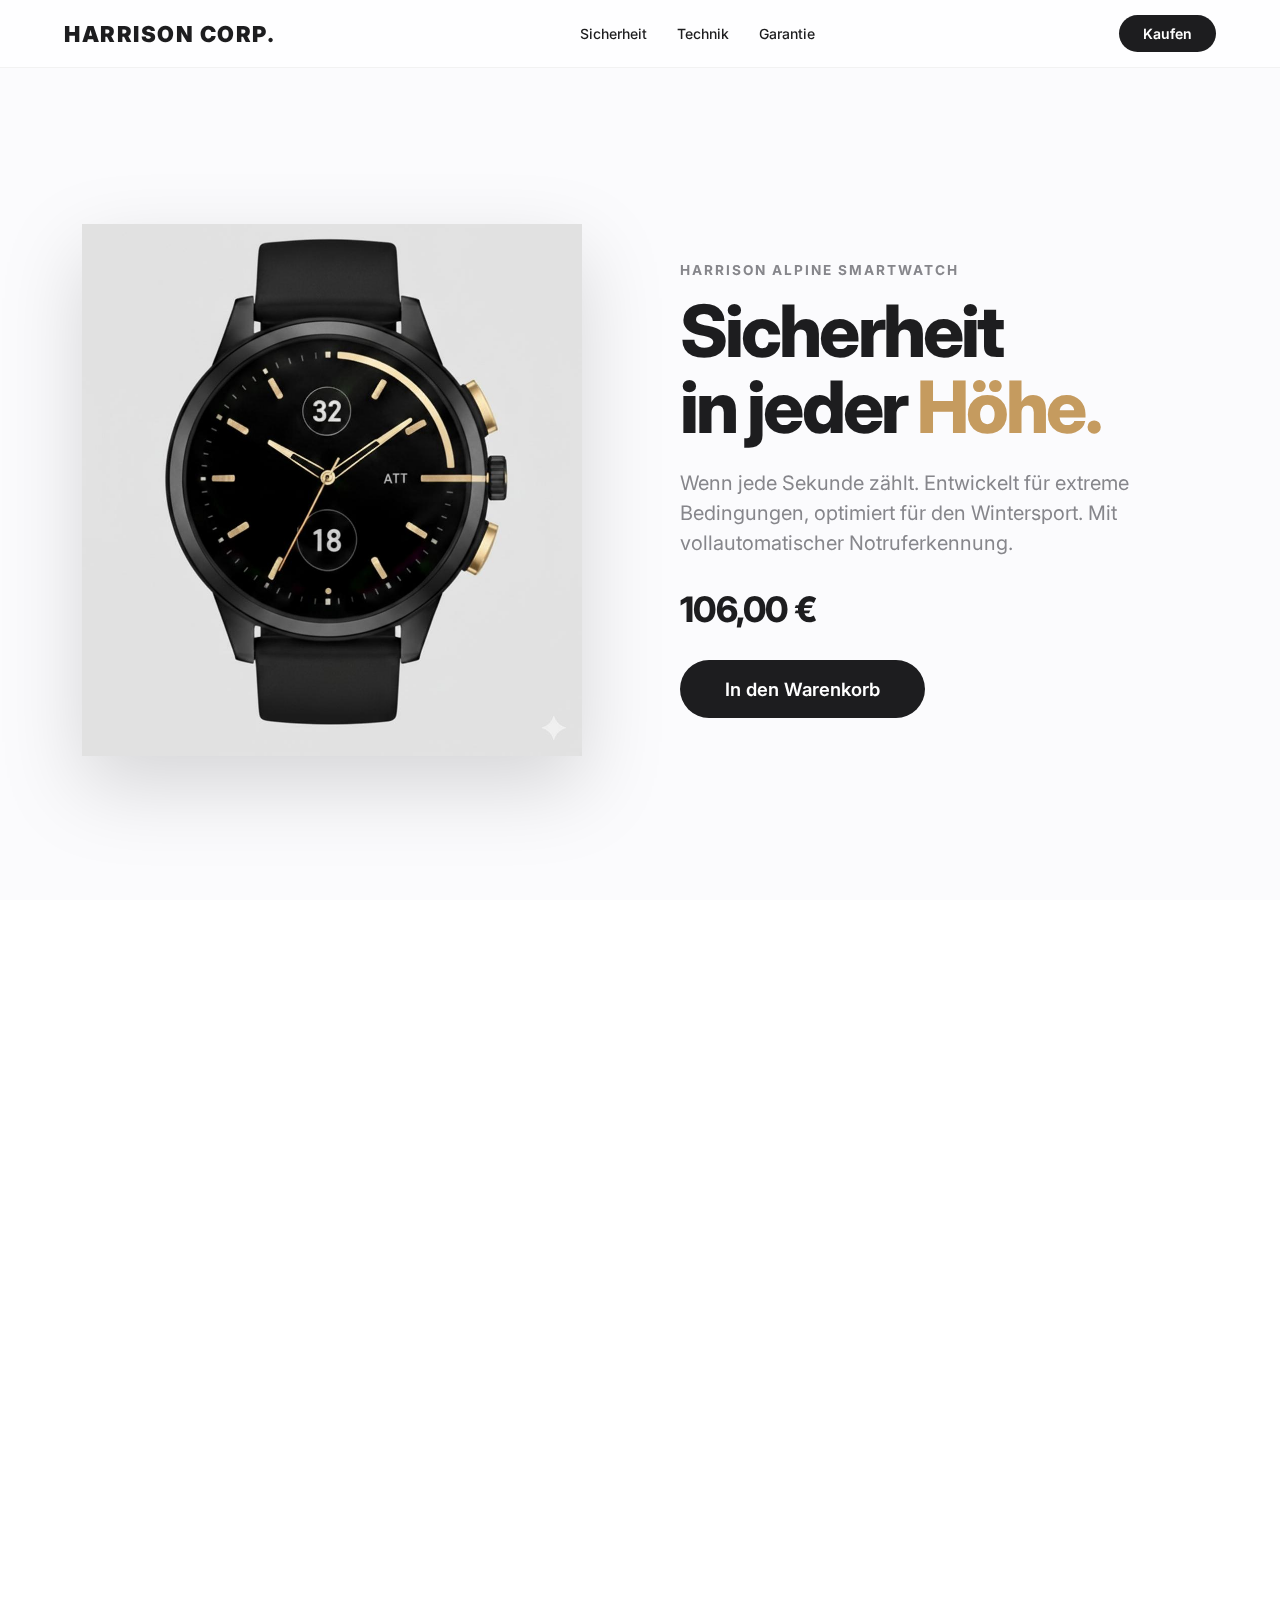
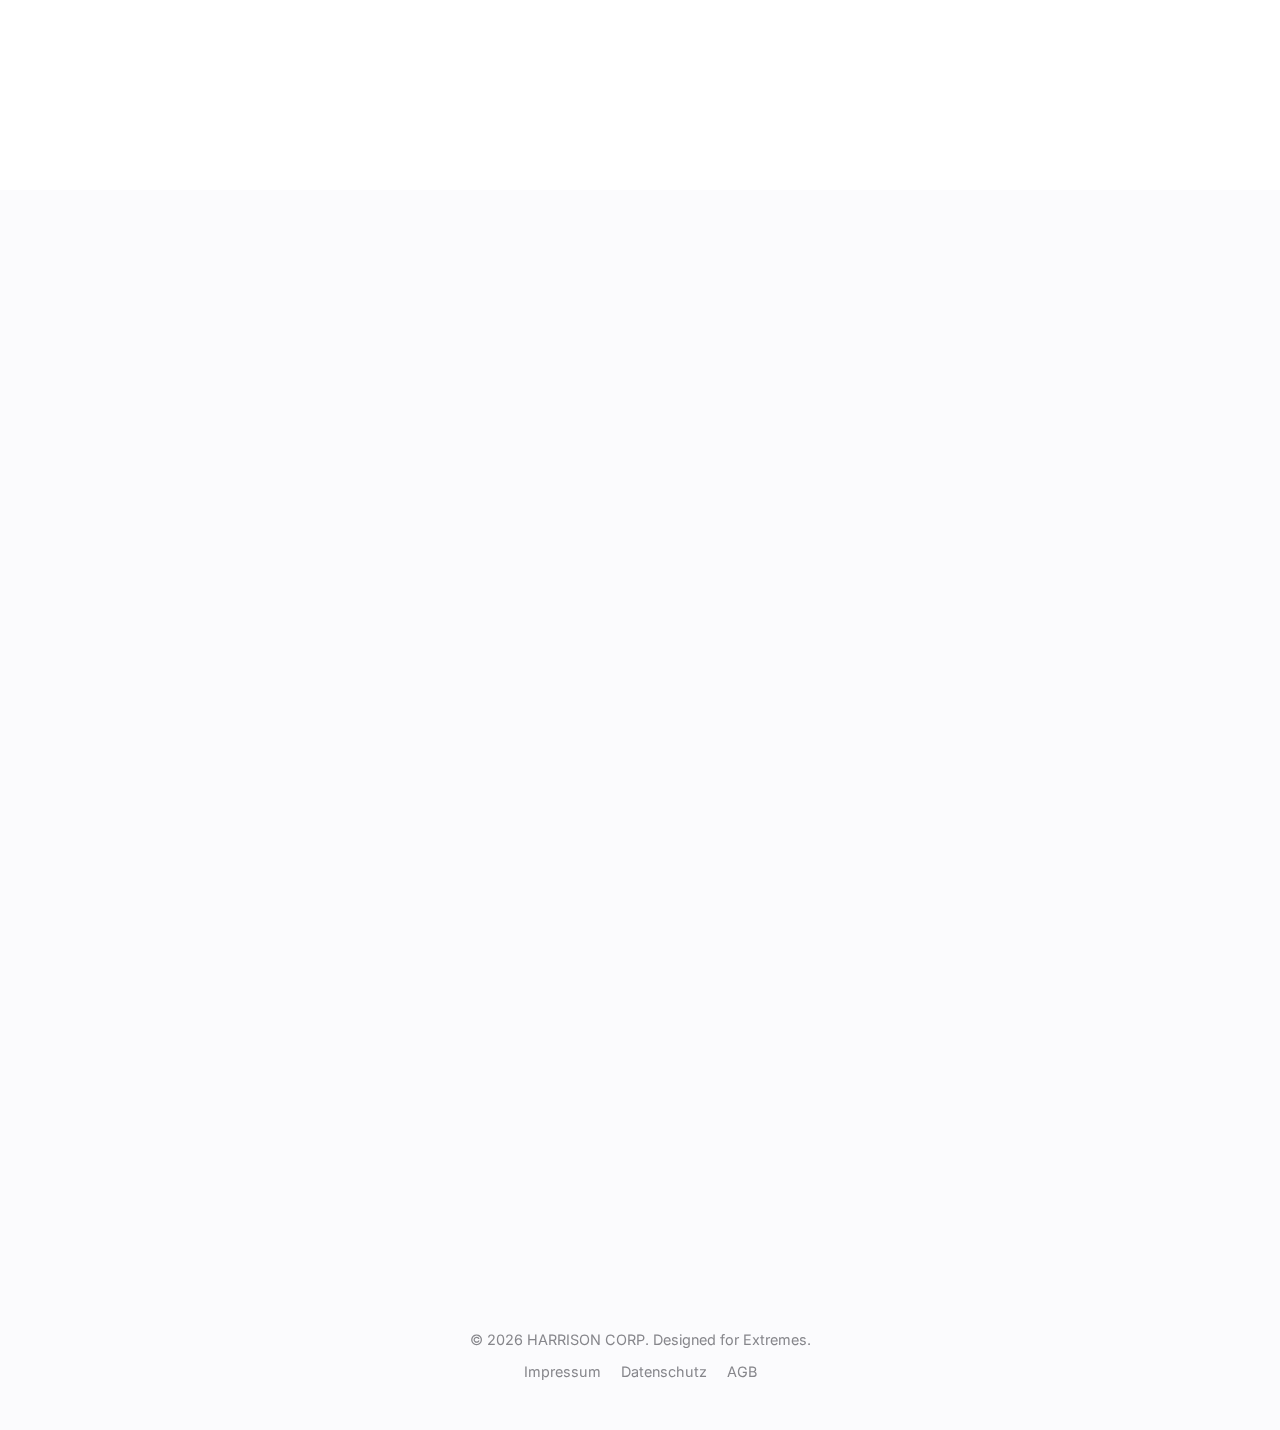
<file: v1/index.html>
<!DOCTYPE html>
<html lang="de">
<head>
    <meta charset="UTF-8">
    <meta name="viewport" content="width=device-width, initial-scale=1.0">
    <title>HARRISON CORP. | Sicherheit in jeder Höhe</title>
    <!-- Moderne, cleane Schriftart (Inter) für den Premium-Tech-Look -->
    <link href="https://fonts.googleapis.com/css2?family=Inter:wght@300;400;500;700;900&display=swap" rel="stylesheet">
    <style>
        /* CSS VARIABLEN FÜR DAS LIGHT THEME */
        :root {
            --bg-main: #fbfbfd;
            --bg-card: #ffffff;
            --text-dark: #1d1d1f;
            --text-muted: #86868b;
            --accent-gold: #c59b5f;
            --accent-gold-hover: #b0874e;
            --border-light: #d2d2d7;
            --danger-red: #ff3b30;
        }

        /* GRUNDLAGEN & RESET */
        * {
            margin: 0;
            padding: 0;
            box-sizing: border-box;
            font-family: 'Inter', -apple-system, BlinkMacSystemFont, sans-serif;
            -webkit-font-smoothing: antialiased;
        }

        body {
            background-color: var(--bg-main);
            color: var(--text-dark);
            overflow-x: hidden;
        }

        /* NAVIGATION */
        nav {
            position: fixed;
            top: 0;
            width: 100%;
            display: flex;
            justify-content: space-between;
            align-items: center;
            padding: 15px 5%;
            background: rgba(255,255,255,0.8);
            backdrop-filter: saturate(180%) blur(20px);
            -webkit-backdrop-filter: saturate(180%) blur(20px);
            border-bottom: 1px solid rgba(128,128,128,0.1);
            z-index: 1000;
            transition: background 0.3s ease;
        }

        .logo-container {
            display: flex;
            align-items: center;
        }

        /* Reiner Text-Logo Style, da keine Logo-Bilddatei vorhanden ist */
        .logo-text {
            font-size: 22px;
            font-weight: 900;
            letter-spacing: 1.5px;
            color: var(--text-dark);
            text-transform: uppercase;
        }

        .nav-links {
            display: flex;
            gap: 30px;
        }

        .nav-links a {
            color: var(--text-dark);
            text-decoration: none;
            font-weight: 500;
            font-size: 14px;
            transition: color 0.3s;
        }

        .nav-links a:hover {
            color: var(--accent-gold);
        }

        .btn-buy {
            background-color: var(--text-dark); 
            color: #fff;
            padding: 10px 24px;
            border: none;
            border-radius: 30px;
            font-weight: 600;
            font-size: 14px;
            cursor: pointer;
            transition: all 0.3s ease;
        }

        .btn-buy:hover {
            background-color: var(--accent-gold);
            transform: scale(1.02);
        }

        /* HAMBURGER MENU */
        .hamburger {
            display: none;
            flex-direction: column;
            gap: 5px;
            background: none;
            border: none;
            cursor: pointer;
            padding: 6px;
            border-radius: 8px;
            transition: background 0.2s;
        }
        .hamburger:hover { background: rgba(128,128,128,0.12); }
        .hamburger span {
            display: block;
            width: 22px;
            height: 2px;
            background: var(--text-dark);
            border-radius: 2px;
            transition: all 0.3s ease;
        }
        .hamburger.open span:nth-child(1) { transform: translateY(7px) rotate(45deg); }
        .hamburger.open span:nth-child(2) { opacity: 0; }
        .hamburger.open span:nth-child(3) { transform: translateY(-7px) rotate(-45deg); }

        /* MOBILE NAV DRAWER */
        .mobile-nav {
            display: none;
            position: fixed;
            top: 60px;
            left: 0;
            width: 100%;
            background: rgba(255,255,255,0.8);
            backdrop-filter: blur(20px);
            -webkit-backdrop-filter: blur(20px);
            border-bottom: 1px solid var(--border-light);
            padding: 20px 5%;
            flex-direction: column;
            gap: 18px;
            z-index: 999;
            transition: background 0.3s;
        }
        .mobile-nav.open { display: flex; }
        .mobile-nav a {
            color: var(--text-dark);
            text-decoration: none;
            font-weight: 500;
            font-size: 1.1rem;
        }

        /* CART OVERLAY */
        .cart-overlay {
            display: none;
            position: fixed;
            inset: 0;
            background: rgba(0,0,0,0.4);
            z-index: 1999;
            backdrop-filter: blur(2px);
        }
        .cart-overlay.open { display: block; }

        /* HERO / PRODUKT SECTION (BILD LINKS, TEXT RECHTS) */
        .hero {
            min-height: 100vh;
            display: flex;
            align-items: center;
            justify-content: center;
            padding: 120px 5% 40px;
            background: linear-gradient(rgba(251, 251, 253, 0.85), rgba(251, 251, 253, 1)), url('https://images.unsplash.com/photo-1454496522488-7a8e488e8606?ixlib=rb-4.0.3&auto=format&fit=crop&w=2000&q=80') center/cover;
            background-attachment: fixed;
        }

        .hero-content {
            display: flex;
            align-items: center;
            justify-content: space-between;
            max-width: 1200px;
            width: 100%;
            gap: 80px; 
        }

        .hero-image {
            flex: 1;
            display: flex;
            justify-content: center;
            position: relative;
        }

        .hero-image img {
            max-width: 500px; 
            width: 100%;
            /* mix-blend-mode macht einen evtl. weißen Hintergrund der watch.png unsichtbar */
            mix-blend-mode: multiply;
            filter: drop-shadow(0px 30px 40px rgba(0,0,0,0.15));
            transition: transform 0.5s ease;
        }
        
        .hero-image img:hover {
            transform: scale(1.03); 
        }

        .hero-text {
            flex: 1;
            display: flex;
            flex-direction: column;
            align-items: flex-start; 
        }

        .product-eyebrow {
            font-weight: 700;
            color: var(--text-muted);
            text-transform: uppercase;
            letter-spacing: 2px;
            font-size: 0.85rem;
            margin-bottom: 15px;
            display: block;
        }

        .hero-text h1 {
            font-size: 4.5rem;
            font-weight: 800;
            line-height: 1.05;
            letter-spacing: -0.04em; 
            margin-bottom: 24px;
            color: var(--text-dark);
        }

        .hero-text h1 span {
            color: var(--accent-gold);
        }

        .hero-text p {
            font-size: 1.25rem;
            color: var(--text-muted);
            margin-bottom: 30px;
            max-width: 500px;
            line-height: 1.5;
            font-weight: 400;
        }

        .price-tag {
            font-size: 2.2rem;
            font-weight: 800;
            margin-bottom: 30px;
            display: block;
            color: var(--text-dark);
            letter-spacing: -0.02em;
        }

        /* SICHERHEITS SECTION */
        .safety-section {
            padding: 120px 5%;
            background-color: var(--bg-card);
            text-align: center;
        }

        .section-title {
            font-size: 3rem;
            font-weight: 800;
            letter-spacing: -0.03em;
            margin-bottom: 20px;
            color: var(--text-dark);
        }

        .section-subtitle {
            font-size: 1.2rem;
            color: var(--text-muted);
            margin-bottom: 80px;
            max-width: 600px;
            margin-left: auto;
            margin-right: auto;
            line-height: 1.6;
        }

        .features-grid {
            display: grid;
            grid-template-columns: repeat(auto-fit, minmax(320px, 1fr));
            gap: 40px;
            max-width: 1200px;
            margin: 0 auto;
        }

        .feature-card {
            background: var(--bg-main);
            padding: 50px 40px;
            border-radius: 30px;
            box-shadow: 0 20px 40px rgba(0, 0, 0, 0.04);
            transition: transform 0.4s cubic-bezier(0.165, 0.84, 0.44, 1), box-shadow 0.4s;
            text-align: left;
        }

        .feature-card:hover {
            transform: translateY(-10px);
            box-shadow: 0 30px 60px rgba(0, 0, 0, 0.08);
        }

        .feature-icon {
            font-size: 2.5rem;
            margin-bottom: 24px;
            background: #fff;
            width: 70px;
            height: 70px;
            display: flex;
            align-items: center;
            justify-content: center;
            border-radius: 20px;
            box-shadow: 0 10px 20px rgba(0,0,0,0.05);
        }

        .feature-card h3 {
            font-size: 1.5rem;
            margin-bottom: 15px;
            font-weight: 700;
            color: var(--text-dark);
        }

        .feature-card p {
            color: var(--text-muted);
            line-height: 1.6;
            font-size: 1.05rem;
        }

        /* SPEZIFIKATIONEN */
        .specs-section {
            padding: 120px 5%;
            background-color: var(--bg-main);
        }

        .specs-container {
            max-width: 1200px;
            margin: 0 auto;
            display: grid;
            grid-template-columns: 1fr 1fr;
            gap: 80px;
            align-items: center;
        }

        .spec-list {
            list-style: none;
            background: var(--bg-card);
            padding: 40px;
            border-radius: 30px;
            box-shadow: 0 20px 40px rgba(0,0,0,0.03);
        }

        .spec-list li {
            padding: 20px 0;
            border-bottom: 1px solid var(--border-light);
            display: flex;
            justify-content: space-between;
            align-items: center;
        }

        .spec-list li:last-child {
            border-bottom: none;
            padding-bottom: 0;
        }

        .spec-list li span {
            color: var(--text-muted);
            font-size: 1rem;
        }

        .spec-list li strong {
            color: var(--text-dark);
            font-weight: 600;
            font-size: 1.1rem;
            text-align: right;
            max-width: 60%;
        }

        .specs-text h3 {
            font-size: 2.5rem;
            font-weight: 800;
            letter-spacing: -0.03em;
            margin-bottom: 24px;
        }

        .specs-text p {
            color: var(--text-muted);
            line-height: 1.7;
            font-size: 1.1rem;
            margin-bottom: 40px;
        }

        /* GARANTIE SECTION */
        .guarantee-section {
            background-color: var(--bg-card);
            padding: 100px 5%;
            text-align: center;
            border-top: 1px solid var(--border-light);
            border-bottom: 1px solid var(--border-light);
        }

        .guarantee-content {
            max-width: 800px;
            margin: 0 auto;
        }

        .guarantee-content h2 {
            font-size: 2.2rem;
            font-weight: 800;
            letter-spacing: -0.02em;
            color: var(--text-dark);
            margin-bottom: 24px;
            display: flex;
            align-items: center;
            justify-content: center;
            gap: 15px;
        }

        /* WARENKORB SIDEBAR */
        .cart-sidebar {
            position: fixed;
            top: 0;
            right: -100%;
            width: 400px;
            height: 100vh;
            background: rgba(255,255,255,0.95);
            backdrop-filter: blur(20px);
            -webkit-backdrop-filter: blur(20px);
            box-shadow: -10px 0 40px rgba(0,0,0,0.1);
            z-index: 2000;
            padding: 40px;
            transition: right 0.5s cubic-bezier(0.165, 0.84, 0.44, 1);
            display: flex;
            flex-direction: column;
        }

        .cart-sidebar.open {
            right: 0;
        }

        .cart-header {
            display: flex;
            justify-content: space-between;
            align-items: center;
            margin-bottom: 40px;
            border-bottom: 1px solid var(--border-light);
            padding-bottom: 20px;
        }

        .cart-header h2 {
            font-weight: 700;
            font-size: 1.5rem;
        }

        .close-cart {
            background: #f5f5f7;
            border: none;
            color: var(--text-dark);
            width: 36px;
            height: 36px;
            border-radius: 50%;
            font-size: 1.2rem;
            cursor: pointer;
            display: flex;
            align-items: center;
            justify-content: center;
            transition: background 0.2s;
        }

        .close-cart:hover {
            background: #e5e5ea;
        }

        .cart-item {
            display: flex;
            gap: 20px;
            margin-bottom: auto;
            align-items: center;
        }

        .cart-item img {
            width: 90px;
            height: 90px;
            object-fit: cover;
            border-radius: 16px;
            background: var(--bg-main);
            mix-blend-mode: multiply;
        }

        .cart-item-details h3 {
            font-size: 1.1rem;
            font-weight: 700;
            margin-bottom: 5px;
        }

        .cart-total {
            border-top: 1px solid var(--border-light);
            padding-top: 20px;
            margin-bottom: 30px;
            display: flex;
            justify-content: space-between;
            font-size: 1.4rem;
            font-weight: 800;
        }

        .btn-checkout {
            width: 100%;
            padding: 18px;
            background: var(--text-dark);
            color: #fff;
            border: none;
            border-radius: 16px;
            font-size: 1.1rem;
            font-weight: 600;
            cursor: pointer;
            transition: background 0.3s;
        }

        .btn-checkout:hover {
            background: var(--accent-gold);
        }

        /* ANIMATIONEN */
        .reveal {
            opacity: 0;
            transform: translateY(40px);
            transition: all 0.8s cubic-bezier(0.165, 0.84, 0.44, 1);
        }

        .reveal.active {
            opacity: 1;
            transform: translateY(0);
        }

        /* FOOTER */
        footer {
            text-align: center;
            padding: 50px 20px;
            background: var(--bg-main);
            color: var(--text-muted);
            font-size: 0.9rem;
        }

        /* RESPONSIVE DESIGN FÜR HANDYS */
        @media (max-width: 900px) {
            .hero { padding-top: 120px; }
            .hero-content {
                flex-direction: column-reverse;
                text-align: center;
            }
            .hero-text { align-items: center; }
            .hero-text h1 { font-size: 3rem; }
            .hero-text p { margin: 0 auto 30px; }
            .nav-links { display: none; }
            .hamburger { display: flex; }
            .specs-container { grid-template-columns: 1fr; }
            .cart-sidebar { width: 100%; padding: 20px; }
        }
    </style>
</head>
<body>

    <!-- NAVIGATION -->
    <nav>
        <div class="logo-container">
            <span class="logo-text">HARRISON CORP.</span>
        </div>
        <div class="nav-links">
            <a href="#safety">Sicherheit</a>
            <a href="#specs">Technik</a>
            <a href="#guarantee">Garantie</a>
        </div>
        <div style="display:flex;align-items:center;gap:4px;">
            <button class="btn-buy open-cart-btn">Kaufen</button>
            <button class="hamburger" id="hamburgerBtn" aria-label="Menü">
                <span></span><span></span><span></span>
            </button>
        </div>
    </nav>

    <!-- MOBILE NAV DRAWER -->
    <div class="mobile-nav" id="mobileNav">
        <a href="#safety" class="mobile-nav-link">Sicherheit</a>
        <a href="#specs" class="mobile-nav-link">Technik</a>
        <a href="#guarantee" class="mobile-nav-link">Garantie</a>
    </div>

    <!-- CART OVERLAY -->
    <div class="cart-overlay" id="cartOverlay"></div>

    <!-- WARENKORB SIDEBAR -->
    <div class="cart-sidebar" id="cartSidebar">
        <div class="cart-header">
            <h2>Warenkorb</h2>
            <button class="close-cart" id="closeCartBtn">✕</button>
        </div>
        <div class="cart-item">
            <!-- ANGEPASST AUF watch.png -->
            <img src="watch.png" alt="Harrison Smartwatch" onerror="this.src='https://via.placeholder.com/90?text=Uhr'">
            <div class="cart-item-details">
                <h3>HARRISON Alpine</h3>
                <p style="color: var(--text-muted); font-size: 0.9rem;">Gehäuse: Titan Grade 5</p>
                <p style="margin-top: 8px; font-weight: 800; color: var(--text-dark);">106,00 €</p>
            </div>
        </div>
        <div>
            <div class="cart-total">
                <span>Gesamt</span>
                <span>106,00 €</span>
            </div>
            <button class="btn-checkout">Zur Kasse gehen</button>
            <p style="text-align: center; margin-top: 15px; font-size: 0.85rem; color: var(--text-muted);">Inkl. MwSt. Kostenloser Expressversand.</p>
        </div>
    </div>

    <!-- HERO / PRODUKT SECTION (Bild links, Text rechts) -->
    <section class="hero">
        <div class="hero-content">
            <!-- BILD (Links) -->
            <div class="hero-image reveal active">
                <!-- ANGEPASST AUF watch.png -->
                <img src="watch.png" alt="Harrison Smartwatch" onerror="this.src='https://via.placeholder.com/500?text=Smartwatch'">
            </div>
            
            <!-- TEXT & BUTTONS (Rechts) -->
            <div class="hero-text reveal active">
                <span class="product-eyebrow">Harrison Alpine Smartwatch</span>
                <h1>Sicherheit<br>in jeder <span>Höhe.</span></h1>
                <p>Wenn jede Sekunde zählt. Entwickelt für extreme Bedingungen, optimiert für den Wintersport. Mit vollautomatischer Notruferkennung.</p>
                <span class="price-tag">106,00 €</span>
                <button class="btn-buy open-cart-btn" style="padding: 18px 45px; font-size: 1.15rem; border-radius: 40px;">In den Warenkorb</button>
            </div>
        </div>
    </section>

    <!-- SAFETY SECTION -->
    <section id="safety" class="safety-section">
        <h2 class="section-title reveal">Dein digitaler Bodyguard.</h2>
        <p class="section-subtitle reveal">Ausgestattet mit marktführenden Sensoren, die kontinuierlich deine Vitalwerte und Bewegungen analysieren, um im Ernstfall sofort zu reagieren.</p>
        
        <div class="features-grid">
            <div class="feature-card reveal">
                <div class="feature-icon">🏔️</div>
                <h3>Sturzerkennung</h3>
                <p>Der hochentwickelte Beschleunigungssensor registriert extreme Aufprälle (z.B. beim Skifahren). Reagierst du nicht, wird ein Countdown gestartet und ein SOS-Signal abgesetzt.</p>
            </div>

            <div class="feature-card reveal">
                <div class="feature-icon">❤️</div>
                <h3>Vital-Überwachung</h3>
                <p>Optische Herzfrequenz- und Blutsauerstoffsensoren überwachen dich. Bei einem kritischen Pulsabfall kontaktiert die Uhr völlig autonom die lokale Bergrettung.</p>
            </div>

            <div class="feature-card reveal">
                <div class="feature-icon">🛰️</div>
                <h3>Präzises GPS</h3>
                <p>Das Dual-Frequenz-GPS (L1 & L5) liefert selbst in dichten Wäldern oder tiefen Bergschluchten millimetergenaue Koordinaten für Rettungsteams.</p>
            </div>
        </div>
    </section>

    <!-- SPECS SECTION -->
    <section id="specs" class="specs-section">
        <div class="specs-container">
            <div class="specs-text reveal">
                 <h3>Titanium. Leicht. Extrem robust.</h3>
                 <p>
                    Um eine Sportuhr für die härtesten Bedingungen der Welt zu bauen, haben wir keine Kompromisse gemacht. Das Gehäuse aus Luftfahrt-Titan umschließt das flache Saphirglas und schützt es vor seitlichen Schlägen. 
                 </p>
                 <button class="btn-buy open-cart-btn">Für 106€ sichern</button>
            </div>
            
            <div class="reveal">
                <ul class="spec-list">
                    <li><span>Material</span> <strong>Titan (Grade 5)</strong></li>
                    <li><span>Display</span> <strong>Kratzfestes Saphirglas</strong></li>
                    <li><span>Wasser</span> <strong>100m (EN13319 Zertifiziert)</strong></li>
                    <li><span>Akku (Normal)</span> <strong>Bis zu 36 Stunden</strong></li>
                    <li><span>Akku (Alpin-Modus)</span> <strong>Bis zu 72 Stunden</strong></li>
                    <li><span>Temperatur</span> <strong>-20°C bis 55°C</strong></li>
                    <li><span>Netzwerk</span> <strong>LTE, WLAN, Bluetooth 5.3</strong></li>
                </ul>
            </div>
        </div>
    </section>

    <!-- GARANTIE SECTION -->
    <section id="guarantee" class="guarantee-section reveal">
        <div class="guarantee-content">
            <h2>
                <svg width="32" height="32" viewBox="0 0 24 24" fill="none" stroke="currentColor" stroke-width="2" stroke-linecap="round" stroke-linejoin="round" style="color: var(--accent-gold);"><path d="M12 22s8-4 8-10V5l-8-3-8 3v7c0 6 8 10 8 10z"></path></svg>
                3 Jahre Extrem-Garantie
            </h2>
            <p style="color: var(--text-muted); line-height: 1.7; font-size: 1.1rem; margin-top: 15px;">
                Wir bauen Uhren, auf die du dein Leben verwetten kannst. Sollte deine Harrison Smartwatch durch Witterung, Kälte oder Wasserdruck innerhalb der ersten 3 Jahre einen technischen Defekt aufweisen, erhältst du sofort ein Neugerät.
            </p>
        </div>
    </section>

    <!-- FOOTER -->
    <footer>
        <p>&copy; 2026 HARRISON CORP. Designed for Extremes.</p>
        <div style="margin-top: 15px; display: flex; justify-content: center; gap: 20px;">
            <a href="#" style="color: var(--text-muted); text-decoration: none;">Impressum</a>
            <a href="#" style="color: var(--text-muted); text-decoration: none;">Datenschutz</a>
            <a href="#" style="color: var(--text-muted); text-decoration: none;">AGB</a>
        </div>
    </footer>

    <!-- JAVASCRIPT -->
    <script>
        // ── WARENKORB ──
        const cartSidebar = document.getElementById('cartSidebar');
        const cartOverlay  = document.getElementById('cartOverlay');
        const openCartBtns = document.querySelectorAll('.open-cart-btn');
        const closeCartBtn = document.getElementById('closeCartBtn');

        function openCart()  { cartSidebar.classList.add('open');  cartOverlay.classList.add('open'); }
        function closeCart() { cartSidebar.classList.remove('open'); cartOverlay.classList.remove('open'); }

        openCartBtns.forEach(btn => btn.addEventListener('click', e => { e.preventDefault(); openCart(); }));
        closeCartBtn.addEventListener('click', closeCart);
        cartOverlay.addEventListener('click', closeCart);

        // ── HAMBURGER MENU ──
        const hamburgerBtn = document.getElementById('hamburgerBtn');
        const mobileNav    = document.getElementById('mobileNav');

        hamburgerBtn.addEventListener('click', () => {
            hamburgerBtn.classList.toggle('open');
            mobileNav.classList.toggle('open');
        });

        document.querySelectorAll('.mobile-nav-link').forEach(link => {
            link.addEventListener('click', () => {
                hamburgerBtn.classList.remove('open');
                mobileNav.classList.remove('open');
            });
        });

        // ── SCROLL REVEAL ──
        function reveal() {
            document.querySelectorAll('.reveal').forEach(el => {
                if (el.getBoundingClientRect().top < window.innerHeight - 100) {
                    el.classList.add('active');
                }
            });
        }

        window.addEventListener('scroll', reveal);
        reveal();
    </script>
</body>
</html>
</file>
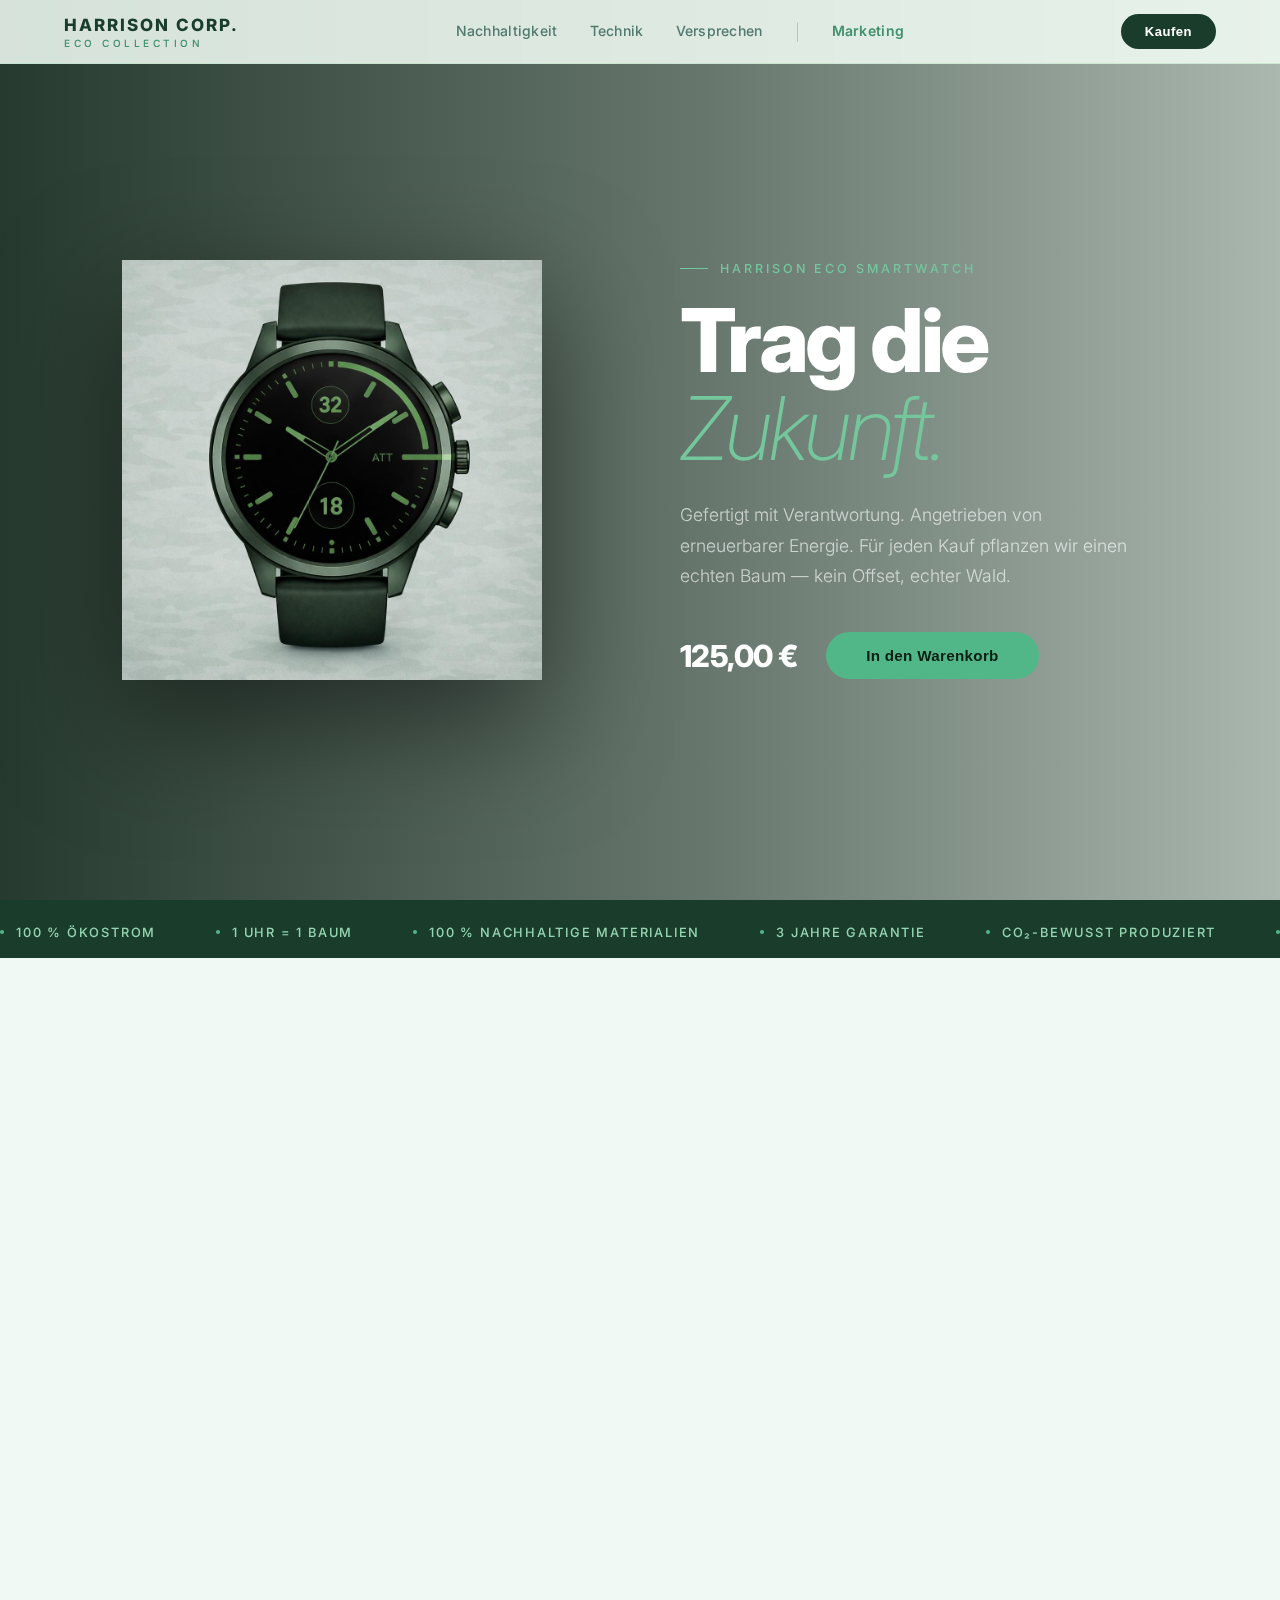
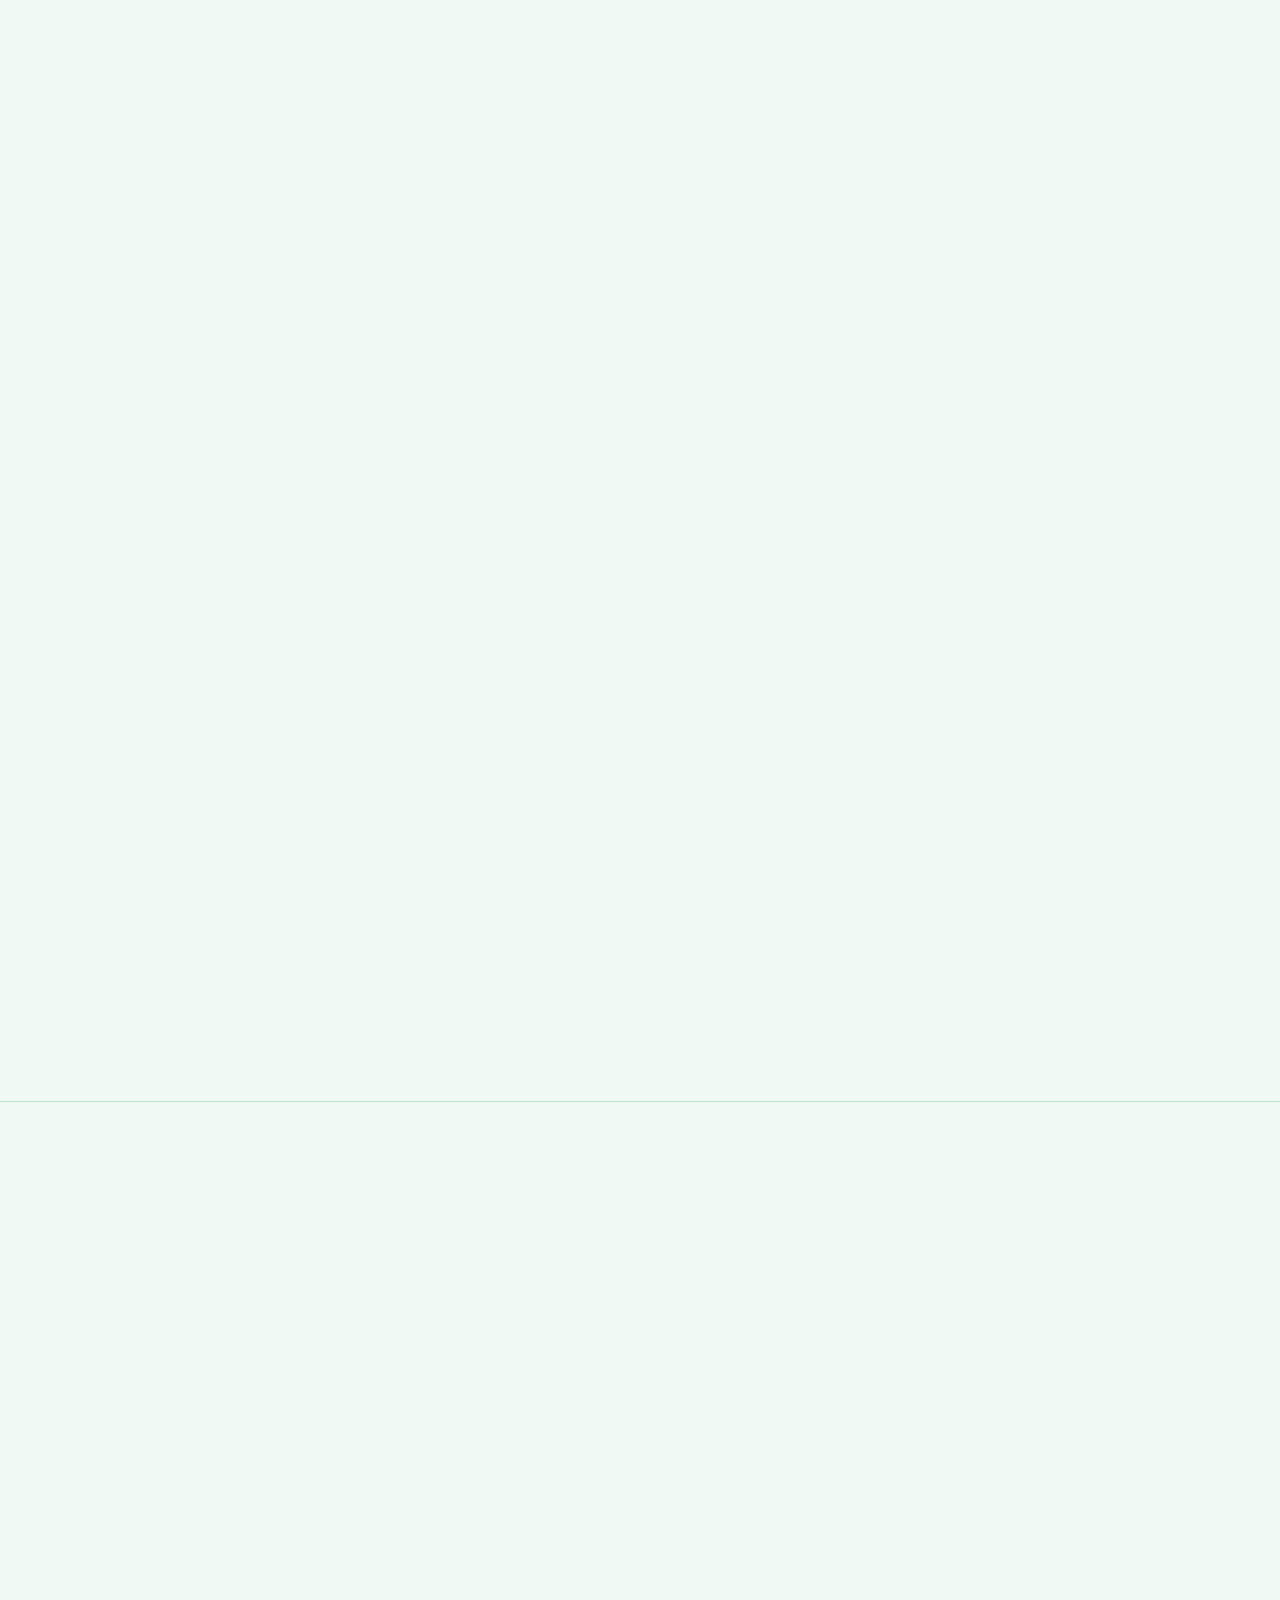
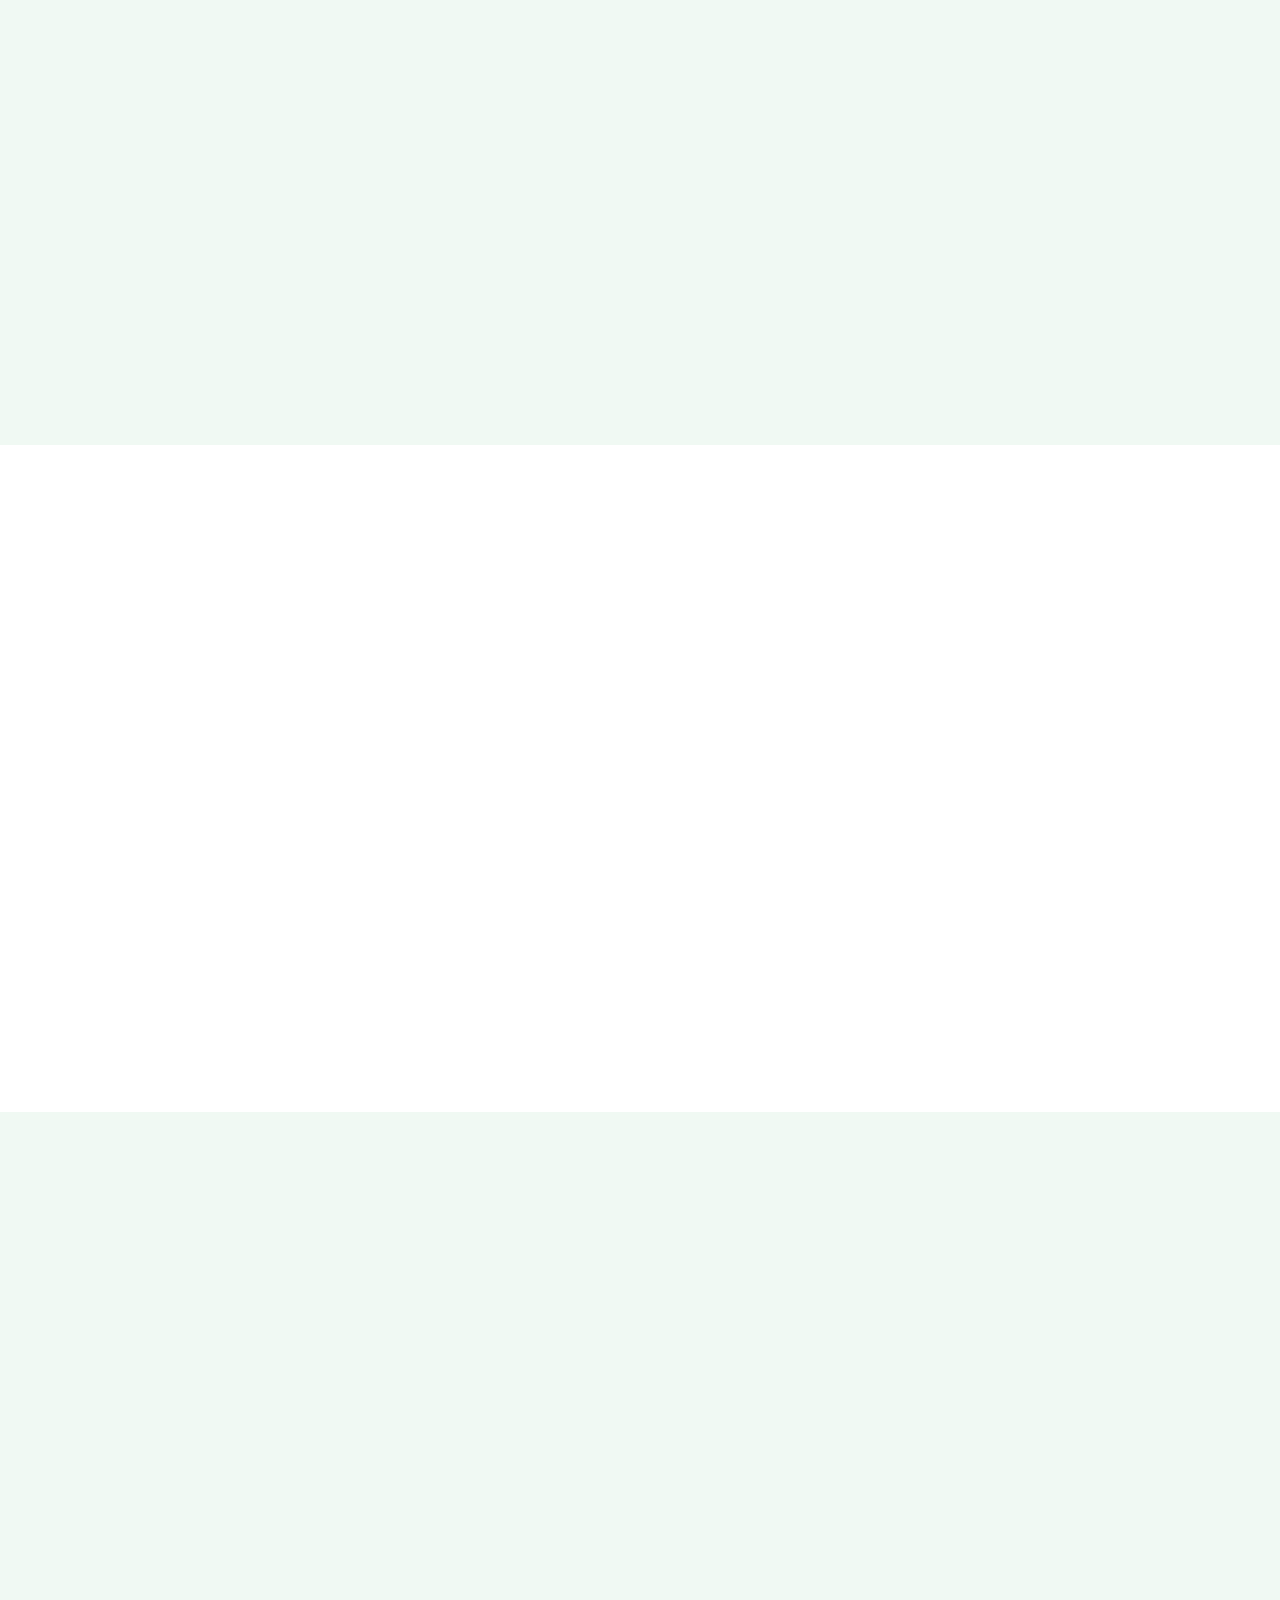
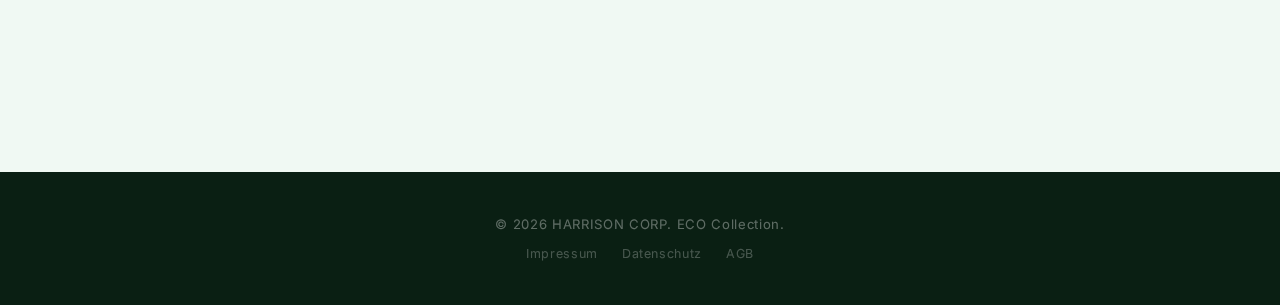
<file: v2/index.html>
<!DOCTYPE html>
<html lang="de">
<head>
    <meta charset="UTF-8">
    <meta name="viewport" content="width=device-width, initial-scale=1.0">
    <title>HARRISON CORP. | ECO Smartwatch</title>
    <link href="https://fonts.googleapis.com/css2?family=Inter:ital,wght@0,200;0,300;0,400;0,500;0,600;0,700;0,800;0,900;1,300&display=swap" rel="stylesheet">
    <style>
        :root {
            --green-900: #0a1f13;
            --green-800: #1a3d2b;
            --green-700: #2d6a4f;
            --green-600: #40916c;
            --green-500: #52b788;
            --green-400: #74c69d;
            --green-300: #95d5b2;
            --green-200: #b7e4c7;
            --green-100: #d8f3dc;
            --green-50:  #f0f9f3;
            --white:     #ffffff;
            --text-dark: #0d1b12;
            --text-muted:#52796f;
            --border:    #b7e4c7;
        }

        * { margin: 0; padding: 0; box-sizing: border-box; }

        body {
            font-family: 'Inter', -apple-system, sans-serif;
            background-color: var(--green-50);
            color: var(--text-dark);
            overflow-x: hidden;
            -webkit-font-smoothing: antialiased;
        }

        /* ── NAV ─────────────────────────────────────── */
        nav {
            position: fixed;
            top: 0;
            width: 100%;
            display: flex;
            justify-content: space-between;
            align-items: center;
            padding: 14px 5%;
            background: rgba(240, 249, 243, 0.88);
            backdrop-filter: saturate(180%) blur(20px);
            -webkit-backdrop-filter: saturate(180%) blur(20px);
            border-bottom: 1px solid rgba(183, 228, 199, 0.6);
            z-index: 1000;
        }

        .logo-text {
            font-size: 17px;
            font-weight: 800;
            letter-spacing: 2px;
            color: var(--green-800);
            text-transform: uppercase;
            display: block;
        }

        .logo-eco {
            font-size: 10px;
            font-weight: 500;
            letter-spacing: 3.5px;
            color: var(--green-600);
            text-transform: uppercase;
            display: block;
            margin-top: 2px;
        }

        .nav-links { display: flex; gap: 32px; }
        .nav-links a {
            color: var(--text-muted);
            text-decoration: none;
            font-weight: 500;
            font-size: 14px;
            letter-spacing: 0.02em;
            transition: color 0.25s;
        }
        .nav-links a:hover { color: var(--green-800); }

        .btn-buy {
            background-color: var(--green-800);
            color: #fff;
            padding: 10px 24px;
            border: none;
            border-radius: 30px;
            font-weight: 600;
            font-size: 13px;
            letter-spacing: 0.04em;
            cursor: pointer;
            transition: all 0.3s ease;
        }
        .btn-buy:hover { background-color: var(--green-700); transform: scale(1.02); }

        /* ── HAMBURGER ───────────────────────────────── */
        .hamburger {
            display: none;
            flex-direction: column;
            gap: 5px;
            background: none;
            border: none;
            cursor: pointer;
            padding: 6px;
            border-radius: 8px;
            transition: background 0.2s;
        }
        .hamburger:hover { background: rgba(45, 106, 79, 0.08); }
        .hamburger span {
            display: block;
            width: 22px;
            height: 2px;
            background: var(--green-800);
            border-radius: 2px;
            transition: all 0.3s ease;
        }
        .hamburger.open span:nth-child(1) { transform: translateY(7px) rotate(45deg); }
        .hamburger.open span:nth-child(2) { opacity: 0; }
        .hamburger.open span:nth-child(3) { transform: translateY(-7px) rotate(-45deg); }

        /* ── MOBILE NAV ──────────────────────────────── */
        .mobile-nav {
            display: none;
            position: fixed;
            top: 61px;
            left: 0;
            width: 100%;
            background: rgba(240, 249, 243, 0.97);
            backdrop-filter: blur(20px);
            -webkit-backdrop-filter: blur(20px);
            border-bottom: 1px solid var(--border);
            padding: 20px 5%;
            flex-direction: column;
            gap: 18px;
            z-index: 999;
        }
        .mobile-nav.open { display: flex; }
        .mobile-nav a {
            color: var(--text-dark);
            text-decoration: none;
            font-weight: 500;
            font-size: 1.05rem;
        }

        /* ── CART OVERLAY ────────────────────────────── */
        .cart-overlay {
            display: none;
            position: fixed;
            inset: 0;
            background: rgba(10, 31, 19, 0.5);
            z-index: 1999;
            backdrop-filter: blur(3px);
        }
        .cart-overlay.open { display: block; }

        /* ── CART SIDEBAR ────────────────────────────── */
        .cart-sidebar {
            position: fixed;
            top: 0;
            right: -100%;
            width: 400px;
            height: 100vh;
            background: rgba(255, 255, 255, 0.98);
            backdrop-filter: blur(20px);
            box-shadow: -8px 0 40px rgba(10, 31, 19, 0.12);
            z-index: 2000;
            padding: 40px;
            transition: right 0.5s cubic-bezier(0.165, 0.84, 0.44, 1);
            display: flex;
            flex-direction: column;
        }
        .cart-sidebar.open { right: 0; }

        .cart-header {
            display: flex;
            justify-content: space-between;
            align-items: center;
            margin-bottom: 36px;
            border-bottom: 1px solid var(--border);
            padding-bottom: 20px;
        }
        .cart-header h2 { font-weight: 700; font-size: 1.4rem; color: var(--text-dark); }

        .close-cart {
            background: var(--green-50);
            border: none;
            color: var(--text-dark);
            width: 36px; height: 36px;
            border-radius: 50%;
            font-size: 1rem;
            cursor: pointer;
            display: flex; align-items: center; justify-content: center;
            transition: background 0.2s;
        }
        .close-cart:hover { background: var(--green-100); }

        .cart-item {
            display: flex;
            gap: 20px;
            margin-bottom: auto;
            align-items: center;
        }
        .cart-item img {
            width: 90px; height: 90px;
            object-fit: contain;
            border-radius: 16px;
            background: var(--green-50);
        }
        .cart-item-details h3 { font-size: 1rem; font-weight: 700; margin-bottom: 4px; color: var(--text-dark); }

        .cart-eco-badge {
            display: inline-block;
            background: var(--green-100);
            color: var(--green-700);
            font-size: 0.68rem;
            font-weight: 600;
            letter-spacing: 0.08em;
            padding: 2px 8px;
            border-radius: 20px;
            text-transform: uppercase;
            margin-bottom: 6px;
        }

        .cart-tree-note {
            background: var(--green-50);
            border: 1px solid var(--green-200);
            border-radius: 12px;
            padding: 12px 16px;
            margin: 20px 0;
            font-size: 0.85rem;
            color: var(--green-700);
            display: flex;
            align-items: center;
            gap: 8px;
        }

        .cart-total {
            border-top: 1px solid var(--border);
            padding-top: 20px;
            margin-bottom: 20px;
            display: flex;
            justify-content: space-between;
            font-size: 1.3rem;
            font-weight: 800;
            color: var(--text-dark);
        }
        .btn-checkout {
            width: 100%;
            padding: 16px;
            background: var(--green-800);
            color: #fff;
            border: none;
            border-radius: 14px;
            font-size: 1rem;
            font-weight: 600;
            cursor: pointer;
            letter-spacing: 0.03em;
            transition: background 0.3s;
        }
        .btn-checkout:hover { background: var(--green-700); }

        /* ── HERO ────────────────────────────────────── */
        .hero {
            min-height: 100vh;
            display: flex;
            align-items: center;
            justify-content: center;
            padding: 120px 5% 80px;
            position: relative;
            overflow: hidden;
            background:
                linear-gradient(to right,
                    rgba(10,31,19,0.88) 0%,
                    rgba(10,31,19,0.60) 55%,
                    rgba(10,31,19,0.30) 100%),
                url('https://images.unsplash.com/photo-1448375240586-882707db888b?auto=format&fit=crop&w=2000&q=80')
                center / cover no-repeat;
            background-attachment: fixed;
        }

        .hero-content {
            display: flex;
            align-items: center;
            justify-content: space-between;
            max-width: 1200px;
            width: 100%;
            gap: 80px;
        }

        .hero-image {
            flex: 1;
            display: flex;
            justify-content: center;
        }
        .hero-image img {
            max-width: 420px;
            width: 100%;
            filter: drop-shadow(0 40px 60px rgba(0,0,0,0.5));
            transition: transform 0.6s ease;
        }
        .hero-image img:hover { transform: scale(1.04) translateY(-8px); }

        .hero-text {
            flex: 1;
            display: flex;
            flex-direction: column;
            align-items: flex-start;
        }

        .product-eyebrow {
            font-weight: 500;
            color: var(--green-400);
            text-transform: uppercase;
            letter-spacing: 3px;
            font-size: 0.78rem;
            margin-bottom: 20px;
            display: flex;
            align-items: center;
            gap: 12px;
        }
        .product-eyebrow::before {
            content: '';
            display: block;
            width: 28px; height: 1px;
            background: var(--green-400);
        }

        .hero-text h1 {
            font-size: 5.5rem;
            font-weight: 800;
            line-height: 1.0;
            letter-spacing: -0.04em;
            margin-bottom: 28px;
            color: #fff;
        }
        .hero-text h1 span {
            color: var(--green-400);
            font-weight: 200;
            font-style: italic;
        }

        .hero-text p {
            font-size: 1.1rem;
            color: rgba(255,255,255,0.65);
            margin-bottom: 40px;
            max-width: 460px;
            line-height: 1.75;
            font-weight: 300;
        }

        .hero-cta-group {
            display: flex;
            align-items: center;
            gap: 28px;
        }
        .price-tag {
            font-size: 1.9rem;
            font-weight: 800;
            color: #fff;
            letter-spacing: -0.02em;
        }
        .btn-hero {
            background: var(--green-500);
            color: var(--green-900);
            padding: 15px 40px;
            border: none;
            border-radius: 40px;
            font-weight: 700;
            font-size: 0.95rem;
            cursor: pointer;
            transition: all 0.3s ease;
            letter-spacing: 0.02em;
        }
        .btn-hero:hover { background: var(--green-400); transform: scale(1.03); }

        /* ── TICKER ──────────────────────────────────── */
        .eco-ticker {
            background: var(--green-800);
            padding: 18px 0;
            overflow: hidden;
            white-space: nowrap;
        }
        .ticker-track {
            display: inline-flex;
            gap: 60px;
            animation: ticker 22s linear infinite;
        }
        .ticker-item {
            display: inline-flex;
            align-items: center;
            gap: 12px;
            color: var(--green-300);
            font-size: 0.8rem;
            font-weight: 500;
            letter-spacing: 0.14em;
            text-transform: uppercase;
        }
        .ticker-dot {
            width: 4px; height: 4px;
            background: var(--green-500);
            border-radius: 50%;
            flex-shrink: 0;
        }
        @keyframes ticker {
            from { transform: translateX(0); }
            to   { transform: translateX(-50%); }
        }

        /* ── ECO FEATURES ────────────────────────────── */
        .eco-section {
            padding: 120px 5%;
            background: var(--green-50);
        }

        .section-header {
            text-align: center;
            margin-bottom: 72px;
        }
        .section-eyebrow {
            font-size: 0.72rem;
            font-weight: 600;
            letter-spacing: 3.5px;
            text-transform: uppercase;
            color: var(--green-600);
            margin-bottom: 14px;
            display: block;
        }
        .section-title {
            font-size: 2.9rem;
            font-weight: 800;
            letter-spacing: -0.03em;
            color: var(--text-dark);
            line-height: 1.15;
        }

        .eco-grid {
            display: grid;
            grid-template-columns: repeat(3, 1fr);
            gap: 24px;
            max-width: 1200px;
            margin: 0 auto;
        }

        .eco-card {
            background: var(--white);
            border-radius: 28px;
            padding: 48px 40px;
            border: 1px solid var(--green-100);
            transition: transform 0.4s cubic-bezier(0.165, 0.84, 0.44, 1), box-shadow 0.4s;
            position: relative;
            overflow: hidden;
        }
        .eco-card::before {
            content: '';
            position: absolute;
            top: 0; left: 0; right: 0;
            height: 3px;
            background: linear-gradient(90deg, var(--green-400), var(--green-600));
            opacity: 0;
            transition: opacity 0.3s;
        }
        .eco-card:hover { transform: translateY(-8px); box-shadow: 0 24px 48px rgba(10,31,19,0.08); }
        .eco-card:hover::before { opacity: 1; }

        .eco-stat {
            font-size: 4.8rem;
            font-weight: 900;
            color: var(--green-800);
            letter-spacing: -0.04em;
            line-height: 1;
            margin-bottom: 4px;
        }
        .eco-stat-sub {
            font-size: 0.75rem;
            font-weight: 600;
            color: var(--green-600);
            letter-spacing: 0.14em;
            text-transform: uppercase;
            margin-bottom: 24px;
        }
        .eco-card h3 {
            font-size: 1.25rem;
            font-weight: 700;
            color: var(--text-dark);
            margin-bottom: 12px;
        }
        .eco-card p {
            color: var(--text-muted);
            line-height: 1.75;
            font-size: 0.92rem;
        }

        /* ── SPECS ───────────────────────────────────── */
        .specs-section {
            padding: 120px 5%;
            background: var(--white);
        }
        .specs-container {
            max-width: 1200px;
            margin: 0 auto;
            display: grid;
            grid-template-columns: 1fr 1fr;
            gap: 80px;
            align-items: center;
        }
        .specs-text h3 {
            font-size: 2.5rem;
            font-weight: 800;
            letter-spacing: -0.03em;
            margin-bottom: 22px;
            color: var(--text-dark);
            line-height: 1.2;
        }
        .specs-text p {
            color: var(--text-muted);
            line-height: 1.8;
            font-size: 1rem;
            margin-bottom: 36px;
        }
        .btn-specs {
            background: var(--green-800);
            color: #fff;
            padding: 14px 34px;
            border: none;
            border-radius: 30px;
            font-weight: 600;
            font-size: 0.9rem;
            cursor: pointer;
            transition: all 0.3s;
            letter-spacing: 0.02em;
        }
        .btn-specs:hover { background: var(--green-700); transform: scale(1.02); }

        .spec-list {
            list-style: none;
            background: var(--green-50);
            padding: 36px;
            border-radius: 24px;
            border: 1px solid var(--green-100);
        }
        .spec-list li {
            padding: 17px 0;
            border-bottom: 1px solid var(--green-100);
            display: flex;
            justify-content: space-between;
            align-items: center;
        }
        .spec-list li:last-child { border-bottom: none; padding-bottom: 0; }
        .spec-list li span { color: var(--text-muted); font-size: 0.88rem; }
        .spec-list li strong { color: var(--text-dark); font-weight: 600; font-size: 0.92rem; text-align: right; max-width: 60%; }

        /* ── VERSPRECHEN ─────────────────────────────── */
        .pledge-section {
            background: var(--green-800);
            padding: 120px 5%;
            text-align: center;
            position: relative;
            overflow: hidden;
        }
        .pledge-section::before {
            content: '';
            position: absolute;
            top: -40%; left: -10%;
            width: 120%; height: 200%;
            background: radial-gradient(ellipse at center, rgba(82,183,136,0.07) 0%, transparent 70%);
            pointer-events: none;
        }
        .pledge-content {
            max-width: 780px;
            margin: 0 auto;
            position: relative;
            z-index: 1;
        }
        .pledge-icon {
            width: 70px; height: 70px;
            background: rgba(82,183,136,0.12);
            border: 1px solid rgba(82,183,136,0.25);
            border-radius: 50%;
            display: flex; align-items: center; justify-content: center;
            margin: 0 auto 30px;
        }
        .pledge-content h2 {
            font-size: 2.8rem;
            font-weight: 800;
            letter-spacing: -0.03em;
            color: #fff;
            margin-bottom: 24px;
            line-height: 1.2;
        }
        .pledge-content p {
            color: rgba(255,255,255,0.6);
            line-height: 1.8;
            font-size: 1.05rem;
            margin-bottom: 14px;
            font-weight: 300;
        }
        .pledge-badges {
            display: flex;
            justify-content: center;
            gap: 12px;
            margin-top: 48px;
            flex-wrap: wrap;
        }
        .pledge-badge {
            display: flex;
            align-items: center;
            gap: 7px;
            background: rgba(255,255,255,0.06);
            border: 1px solid rgba(255,255,255,0.10);
            border-radius: 30px;
            padding: 9px 18px;
            color: rgba(255,255,255,0.75);
            font-size: 0.82rem;
            font-weight: 500;
            letter-spacing: 0.03em;
        }

        /* ── PACKAGING ──────────────────────────────── */
        .packaging-section {
            padding: 100px 5%;
            background: var(--white);
            border-top: 1px solid var(--green-100);
        }
        .packaging-showcase {
            display: flex;
            align-items: center;
            gap: 64px;
            max-width: 1200px;
            margin: 60px auto 0;
            flex-wrap: wrap;
            justify-content: center;
        }
        .box-flip {
            width: 460px;
            height: 460px;
            perspective: 1000px;
            cursor: pointer;
            flex-shrink: 0;
        }
        .box-flip-inner {
            width: 100%;
            height: 100%;
            position: relative;
            transform-style: preserve-3d;
            transition: transform 0.7s cubic-bezier(0.4,0,0.2,1);
        }
        .box-flip.flipped .box-flip-inner {
            transform: rotateY(180deg);
        }
        .box-face {
            position: absolute;
            inset: 0;
            backface-visibility: hidden;
            border-radius: 16px;
            overflow: hidden;
            box-shadow: 0 8px 40px rgba(10,31,19,0.12);
            text-align: center;
        }
        .box-face img {
            width: 100%;
            height: 100%;
            object-fit: cover;
        }
        .box-back { transform: rotateY(180deg); }
        .box-label {
            position: absolute;
            bottom: 14px;
            left: 50%;
            transform: translateX(-50%);
            background: rgba(10,31,19,0.65);
            color: #fff;
            font-size: 12px;
            font-weight: 500;
            letter-spacing: 0.08em;
            padding: 5px 14px;
            border-radius: 20px;
            white-space: nowrap;
        }
        .packaging-info { max-width: 440px; }
        .box-toggle-btn {
            margin-top: 28px;
            background: var(--green-800);
            color: #fff;
            border: none;
            border-radius: 30px;
            padding: 12px 28px;
            font-weight: 600;
            font-size: 13px;
            letter-spacing: 0.04em;
            cursor: pointer;
            transition: all 0.3s ease;
        }
        .box-toggle-btn:hover { background: var(--green-700); transform: scale(1.02); }
        @media (max-width: 900px) {
            .packaging-showcase { gap: 40px; }
            .box-flip { width: 280px; height: 280px; }
        }
        @media (max-width: 600px) {
            .box-flip { width: 100%; height: 280px; }
        }

        /* ── TEAM MOBILITÄT ──────────────────────────── */
        .team-section {
            background: var(--green-50);
            border-top: 1px solid var(--green-200);
            padding-bottom: 60px;
        }
        .team-section .eco-card {
            background: var(--white);
        }

        .section-intro {
            color: var(--text-muted);
            font-size: 1rem;
            line-height: 1.75;
            max-width: 580px;
            margin: 16px auto 0;
        }

        .card-icon {
            font-size: 2.8rem;
            line-height: 1;
            margin-bottom: 10px;
        }

        .team-hint {
            text-align: center;
            margin-top: 56px;
            font-size: 0.88rem;
            color: var(--text-muted);
        }
        .team-hint a {
            color: var(--green-600);
            text-decoration: none;
            font-weight: 600;
            border-bottom: 1px solid var(--green-200);
            transition: color 0.2s, border-color 0.2s;
        }
        .team-hint a:hover { color: var(--green-800); border-color: var(--green-400); }

        /* ── REVEAL ──────────────────────────────────── */
        .reveal {
            opacity: 0;
            transform: translateY(40px);
            transition: all 0.8s cubic-bezier(0.165, 0.84, 0.44, 1);
        }
        .reveal.active { opacity: 1; transform: translateY(0); }

        /* ── FOOTER ──────────────────────────────────── */
        footer {
            background: var(--green-900);
            text-align: center;
            padding: 44px 20px;
            color: rgba(255,255,255,0.35);
            font-size: 0.82rem;
            letter-spacing: 0.05em;
        }
        .footer-links {
            display: flex;
            justify-content: center;
            gap: 24px;
            margin-top: 14px;
        }
        .footer-links a {
            color: rgba(255,255,255,0.25);
            text-decoration: none;
            font-size: 0.78rem;
            transition: color 0.2s;
        }
        .footer-links a:hover { color: rgba(255,255,255,0.65); }

        /* ── NAV MARKETING LINK ──────────────────────── */
        .nav-divider {
            color: var(--green-300);
            font-weight: 300;
            user-select: none;
        }
        .nav-marketing { color: var(--green-600) !important; font-weight: 600 !important; }

        /* ── RESPONSIVE ──────────────────────────────── */
        @media (max-width: 900px) {
            .hero { padding-top: 120px; background-attachment: scroll; }
            .hero-content { flex-direction: column-reverse; text-align: center; }
            .hero-text { align-items: center; }
            .hero-text h1 { font-size: 3.4rem; }
            .hero-text p { margin: 0 auto 32px; }
            .product-eyebrow { justify-content: center; }
            .hero-cta-group { justify-content: center; }
            .nav-links { display: none; }
            .hamburger { display: flex; }
            .eco-grid { grid-template-columns: 1fr; }
            .specs-container { grid-template-columns: 1fr; }
            .cart-sidebar { width: 100%; padding: 24px; }
            .pledge-content h2 { font-size: 2.1rem; }
        }
    </style>
</head>
<body>

    <!-- NAV -->
    <nav>
        <div>
            <span class="logo-text">Harrison Corp.</span>
            <span class="logo-eco">ECO Collection</span>
        </div>
        <div class="nav-links">
            <a href="#eco">Nachhaltigkeit</a>
            <a href="#specs">Technik</a>
            <a href="#pledge">Versprechen</a>
            <span class="nav-divider">|</span>
            <a href="marketing.html" class="nav-marketing">Marketing</a>
        </div>
        <div style="display:flex;align-items:center;gap:8px;">
            <button class="btn-buy open-cart-btn">Kaufen</button>
            <button class="hamburger" id="hamburgerBtn" aria-label="Menü">
                <span></span><span></span><span></span>
            </button>
        </div>
    </nav>

    <!-- MOBILE NAV DRAWER -->
    <div class="mobile-nav" id="mobileNav">
        <a href="#eco" class="mobile-nav-link">Nachhaltigkeit</a>
        <a href="#specs" class="mobile-nav-link">Technik</a>
        <a href="#pledge" class="mobile-nav-link">Versprechen</a>
        <a href="marketing.html" class="mobile-nav-link nav-marketing">Marketing</a>
    </div>

    <!-- CART OVERLAY -->
    <div class="cart-overlay" id="cartOverlay"></div>

    <!-- WARENKORB SIDEBAR -->
    <div class="cart-sidebar" id="cartSidebar">
        <div class="cart-header">
            <h2>Warenkorb</h2>
            <button class="close-cart" id="closeCartBtn">✕</button>
        </div>
        <div class="cart-item">
            <img src="ECOwatch.png" alt="Harrison ECO Smartwatch" onerror="this.src='https://via.placeholder.com/90?text=ECO'">
            <div class="cart-item-details">
                <span class="cart-eco-badge">ECO</span>
                <h3>Harrison ECO</h3>
                <p style="color:var(--text-muted);font-size:0.85rem;margin-bottom:8px;">Gehäuse: Titan Grade 5</p>
                <p style="font-weight:800;color:var(--text-dark);font-size:1rem;">125,00 €</p>
            </div>
        </div>
        <div class="cart-tree-note">
            🌱 Mit diesem Kauf wird ein Baum gepflanzt.
        </div>
        <div>
            <div class="cart-total">
                <span>Gesamt</span>
                <span>125,00 €</span>
            </div>
            <button class="btn-checkout">Zur Kasse gehen</button>
            <p style="text-align:center;margin-top:14px;font-size:0.8rem;color:var(--text-muted);">Inkl. MwSt. Kostenloser Expressversand.</p>
        </div>
    </div>

    <!-- HERO -->
    <section class="hero">
        <div class="hero-content">
            <div class="hero-image reveal active">
                <img src="ECOwatch.png" alt="Harrison ECO Smartwatch" onerror="this.src='https://via.placeholder.com/420?text=ECO+Watch'">
            </div>
            <div class="hero-text reveal active">
                <span class="product-eyebrow">Harrison ECO Smartwatch</span>
                <h1>Trag die<br><span>Zukunft.</span></h1>
                <p>Gefertigt mit Verantwortung. Angetrieben von erneuerbarer Energie. Für jeden Kauf pflanzen wir einen echten Baum — kein Offset, echter Wald.</p>
                <div class="hero-cta-group">
                    <span class="price-tag">125,00 €</span>
                    <button class="btn-hero open-cart-btn">In den Warenkorb</button>
                </div>
            </div>
        </div>
    </section>

    <!-- ECO TICKER -->
    <div class="eco-ticker">
        <div class="ticker-track">
            <span class="ticker-item"><span class="ticker-dot"></span>100 % Ökostrom</span>
            <span class="ticker-item"><span class="ticker-dot"></span>1 Uhr = 1 Baum</span>
            <span class="ticker-item"><span class="ticker-dot"></span>100 % nachhaltige Materialien</span>
            <span class="ticker-item"><span class="ticker-dot"></span>3 Jahre Garantie</span>
            <span class="ticker-item"><span class="ticker-dot"></span>CO₂-bewusst produziert</span>
            <span class="ticker-item"><span class="ticker-dot"></span>Titan Grade 5</span>
            <!-- duplicate for seamless loop -->
            <span class="ticker-item"><span class="ticker-dot"></span>100 % Ökostrom</span>
            <span class="ticker-item"><span class="ticker-dot"></span>1 Uhr = 1 Baum</span>
            <span class="ticker-item"><span class="ticker-dot"></span>100 % nachhaltige Materialien</span>
            <span class="ticker-item"><span class="ticker-dot"></span>3 Jahre Garantie</span>
            <span class="ticker-item"><span class="ticker-dot"></span>CO₂-bewusst produziert</span>
            <span class="ticker-item"><span class="ticker-dot"></span>Titan Grade 5</span>
        </div>
    </div>

    <!-- ECO FEATURES -->
    <section id="eco" class="eco-section">
        <div class="section-header reveal">
            <span class="section-eyebrow">Nachhaltigkeit</span>
            <h2 class="section-title">Verantwortung.<br>Von innen nach außen.</h2>
        </div>
        <div class="eco-grid">
            <div class="eco-card reveal">
                <div class="eco-stat">100%</div>
                <div class="eco-stat-sub">Ökostrom</div>
                <h3>Grüne Energie. Vollständig.</h3>
                <p>Wir beziehen 100 % unseres Stroms aus erneuerbaren Energiequellen – für eine saubere Produktion von Anfang bis Ende.</p>
            </div>
            <div class="eco-card reveal">
                <div class="eco-stat">1:1</div>
                <div class="eco-stat-sub">Uhr · Baum</div>
                <h3>1 Uhr. 1 Baum.</h3>
                <p>Jede verkaufte ECO Smartwatch finanziert die Pflanzung eines Baumes. Kein CO₂-Offset. Kein Greenwashing. Echter Wald.</p>
            </div>
            <div class="eco-card reveal">
                <div class="eco-stat">100%</div>
                <div class="eco-stat-sub">Nachhaltig</div>
                <h3>Vom Material bis zur Box.</h3>
                <p>Von der ersten Schraube bis zum Verpackungskarton. Alle Materialien sind zertifiziert nachhaltig beschafft und vollständig rückverfolgbar.</p>
            </div>
        </div>
    </section>

    <!-- VERPACKUNG -->
    <section class="packaging-section reveal">
        <div class="section-header">
            <span class="section-eyebrow">Verpackung</span>
            <h2 class="section-title">Verpackt.<br>Nachhaltig.</h2>
            <p class="section-intro">Unsere Verpackung besteht zu 100 % aus recyceltem Karton – plastikfrei, komplett kompostierbar.</p>
        </div>
        <div class="packaging-showcase">
            <div class="box-flip" id="boxFlip">
                <div class="box-flip-inner">
                    <div class="box-face box-front">
                        <img src="BOXzu.jpeg" alt="ECO Smartwatch Verpackung geschlossen">
                        <p class="box-label">Verpackung geschlossen</p>
                    </div>
                    <div class="box-face box-back">
                        <img src="BOXauf.jpeg" alt="ECO Smartwatch Verpackung geöffnet">
                        <p class="box-label">Verpackung geöffnet</p>
                    </div>
                </div>
            </div>
            <div class="packaging-info reveal">
                <div class="eco-stat">100%</div>
                <div class="eco-stat-sub">Recycelter Karton</div>
                <h3>Kein Plastik. Kein Kompromiss.</h3>
                <p>Von der äußeren Hülle bis zur Inlage – vollständig aus wiederverwertetem Material. Entsorge die Box im Papiermüll. Fertig.</p>
                <button class="box-toggle-btn" id="boxToggleBtn">Box öffnen ↗</button>
            </div>
        </div>
    </section>

    <!-- TEAM & MOBILITÄT -->
    <section class="eco-section team-section">
        <div class="section-header reveal">
            <span class="section-eyebrow">Unser Team</span>
            <h2 class="section-title">Nachhaltigkeit<br>beginnt bei uns.</h2>
            <p class="section-intro">Unsere Werte hören nicht an der Produktionslinie auf. Wir fördern nachhaltige Mobilität – für unser ganzes Team.</p>
        </div>
        <div class="eco-grid">
            <div class="eco-card reveal">
                <div class="card-icon">🚗</div>
                <div class="eco-stat">15 %</div>
                <div class="eco-stat-sub">E-Mobilität</div>
                <h3>Rabatt auf E-Autos</h3>
                <p>Rahmenverträge mit Mercedes, BMW und Audi ermöglichen unseren Mitarbeitenden 15 % Rabatt auf E-Autos und Leasing.</p>
            </div>
            <div class="eco-card reveal">
                <div class="card-icon">⚡</div>
                <div class="eco-stat">10</div>
                <div class="eco-stat-sub">Ladepunkte</div>
                <h3>Kostenlose Wallboxen</h3>
                <p>Direkt am Arbeitsplatz laden – kostenlos. 10 Ladepunkte auf unserem Mitarbeiterparkplatz stehen täglich zur Verfügung.</p>
            </div>
            <div class="eco-card reveal">
                <div class="card-icon">🎫</div>
                <div class="eco-stat">50 %</div>
                <div class="eco-stat-sub">Deutschlandticket</div>
                <h3>ÖPNV für alle</h3>
                <p>Wir übernehmen die Hälfte. Weil öffentlicher Nahverkehr die Zukunft ist – und wir das nicht nur sagen, sondern zahlen.</p>
            </div>
        </div>
        <p class="team-hint reveal">Du möchtest Teil des Teams werden? <a href="mailto:jobs@harrisoncorp.de">Schreib uns.</a></p>
    </section>

    <!-- SPECS -->
    <section id="specs" class="specs-section">
        <div class="specs-container">
            <div class="specs-text reveal">
                <h3>Titan. Präzision. Kein Kompromiss.</h3>
                <p>Das Gehäuse aus Luftfahrt-Titan (Grade 5) umschließt ein kratzfestes Saphirglas und schützt jede Mechanik bis −20 °C. Nachhaltig produziert, extremst belastbar.</p>
                <button class="btn-specs open-cart-btn">Für 125 € sichern</button>
            </div>
            <div class="reveal">
                <ul class="spec-list">
                    <li><span>Material</span><strong>Titan (Grade 5)</strong></li>
                    <li><span>Display</span><strong>Kratzfestes Saphirglas</strong></li>
                    <li><span>Wasserdichte</span><strong>100 m (EN13319 zertif.)</strong></li>
                    <li><span>Akku (Normal)</span><strong>Bis zu 36 Stunden</strong></li>
                    <li><span>Akku (Alpin-Modus)</span><strong>Bis zu 72 Stunden</strong></li>
                    <li><span>Temperatur</span><strong>−20 °C bis 55 °C</strong></li>
                    <li><span>Netzwerk</span><strong>LTE, WLAN, Bluetooth 5.3</strong></li>
                </ul>
            </div>
        </div>
    </section>

    <!-- VERSPRECHEN -->
    <section id="pledge" class="pledge-section reveal">
        <div class="pledge-content">
            <div class="pledge-icon">
                <svg width="30" height="30" viewBox="0 0 24 24" fill="none" stroke="#52b788" stroke-width="1.5" stroke-linecap="round" stroke-linejoin="round">
                    <path d="M12 22V12"/>
                    <path d="M12 12C12 8 9 5 5 5c0 4 3 7 7 7z"/>
                    <path d="M12 12C12 8 15 5 19 5c0 4-3 7-7 7z"/>
                </svg>
            </div>
            <h2>Unser Versprechen<br>an die Erde.</h2>
            <p>Sollte deine Harrison ECO Smartwatch innerhalb der ersten 3 Jahre einen technischen Defekt aufweisen, erhältst du sofort ein Neugerät — und wir pflanzen noch einen weiteren Baum.</p>
            <p>Keine Kompromisse beim Produkt. Keine Kompromisse für den Planeten.</p>
            <div class="pledge-badges">
                <span class="pledge-badge">🌿 3 Jahre Garantie</span>
                <span class="pledge-badge">🌳 Baum pro Kauf</span>
                <span class="pledge-badge">♻️ Nachhaltig zertifiziert</span>
                <span class="pledge-badge">⚡ 100 % Ökostrom</span>
            </div>
        </div>
    </section>

    <!-- FOOTER -->
    <footer>
        <p>© 2026 HARRISON CORP. ECO Collection.</p>
        <div class="footer-links">
            <a href="#">Impressum</a>
            <a href="#">Datenschutz</a>
            <a href="#">AGB</a>
        </div>
    </footer>

    <script>
        // ── WARENKORB ──
        const cartSidebar  = document.getElementById('cartSidebar');
        const cartOverlay  = document.getElementById('cartOverlay');
        const openCartBtns = document.querySelectorAll('.open-cart-btn');
        const closeCartBtn = document.getElementById('closeCartBtn');

        function openCart()  { cartSidebar.classList.add('open');    cartOverlay.classList.add('open'); }
        function closeCart() { cartSidebar.classList.remove('open'); cartOverlay.classList.remove('open'); }

        openCartBtns.forEach(btn => btn.addEventListener('click', e => { e.preventDefault(); openCart(); }));
        closeCartBtn.addEventListener('click', closeCart);
        cartOverlay.addEventListener('click', closeCart);

        // ── HAMBURGER ──
        const hamburgerBtn = document.getElementById('hamburgerBtn');
        const mobileNav    = document.getElementById('mobileNav');

        hamburgerBtn.addEventListener('click', () => {
            hamburgerBtn.classList.toggle('open');
            mobileNav.classList.toggle('open');
        });

        document.querySelectorAll('.mobile-nav-link').forEach(link => {
            link.addEventListener('click', () => {
                hamburgerBtn.classList.remove('open');
                mobileNav.classList.remove('open');
            });
        });

        // ── SCROLL REVEAL ──
        function reveal() {
            document.querySelectorAll('.reveal').forEach(el => {
                if (el.getBoundingClientRect().top < window.innerHeight - 80) {
                    el.classList.add('active');
                }
            });
        }

        window.addEventListener('scroll', reveal);
        reveal();

        // ── BOX FLIP ──
        const boxFlip = document.getElementById('boxFlip');
        const boxToggleBtn = document.getElementById('boxToggleBtn');

        function toggleBox() {
            boxFlip.classList.toggle('flipped');
            boxToggleBtn.textContent = boxFlip.classList.contains('flipped') ? 'Box schließen ↙' : 'Box öffnen ↗';
        }

        boxFlip.addEventListener('click', toggleBox);
        boxToggleBtn.addEventListener('click', function(e) { e.stopPropagation(); toggleBox(); });
    </script>
</body>
</html>
</file>
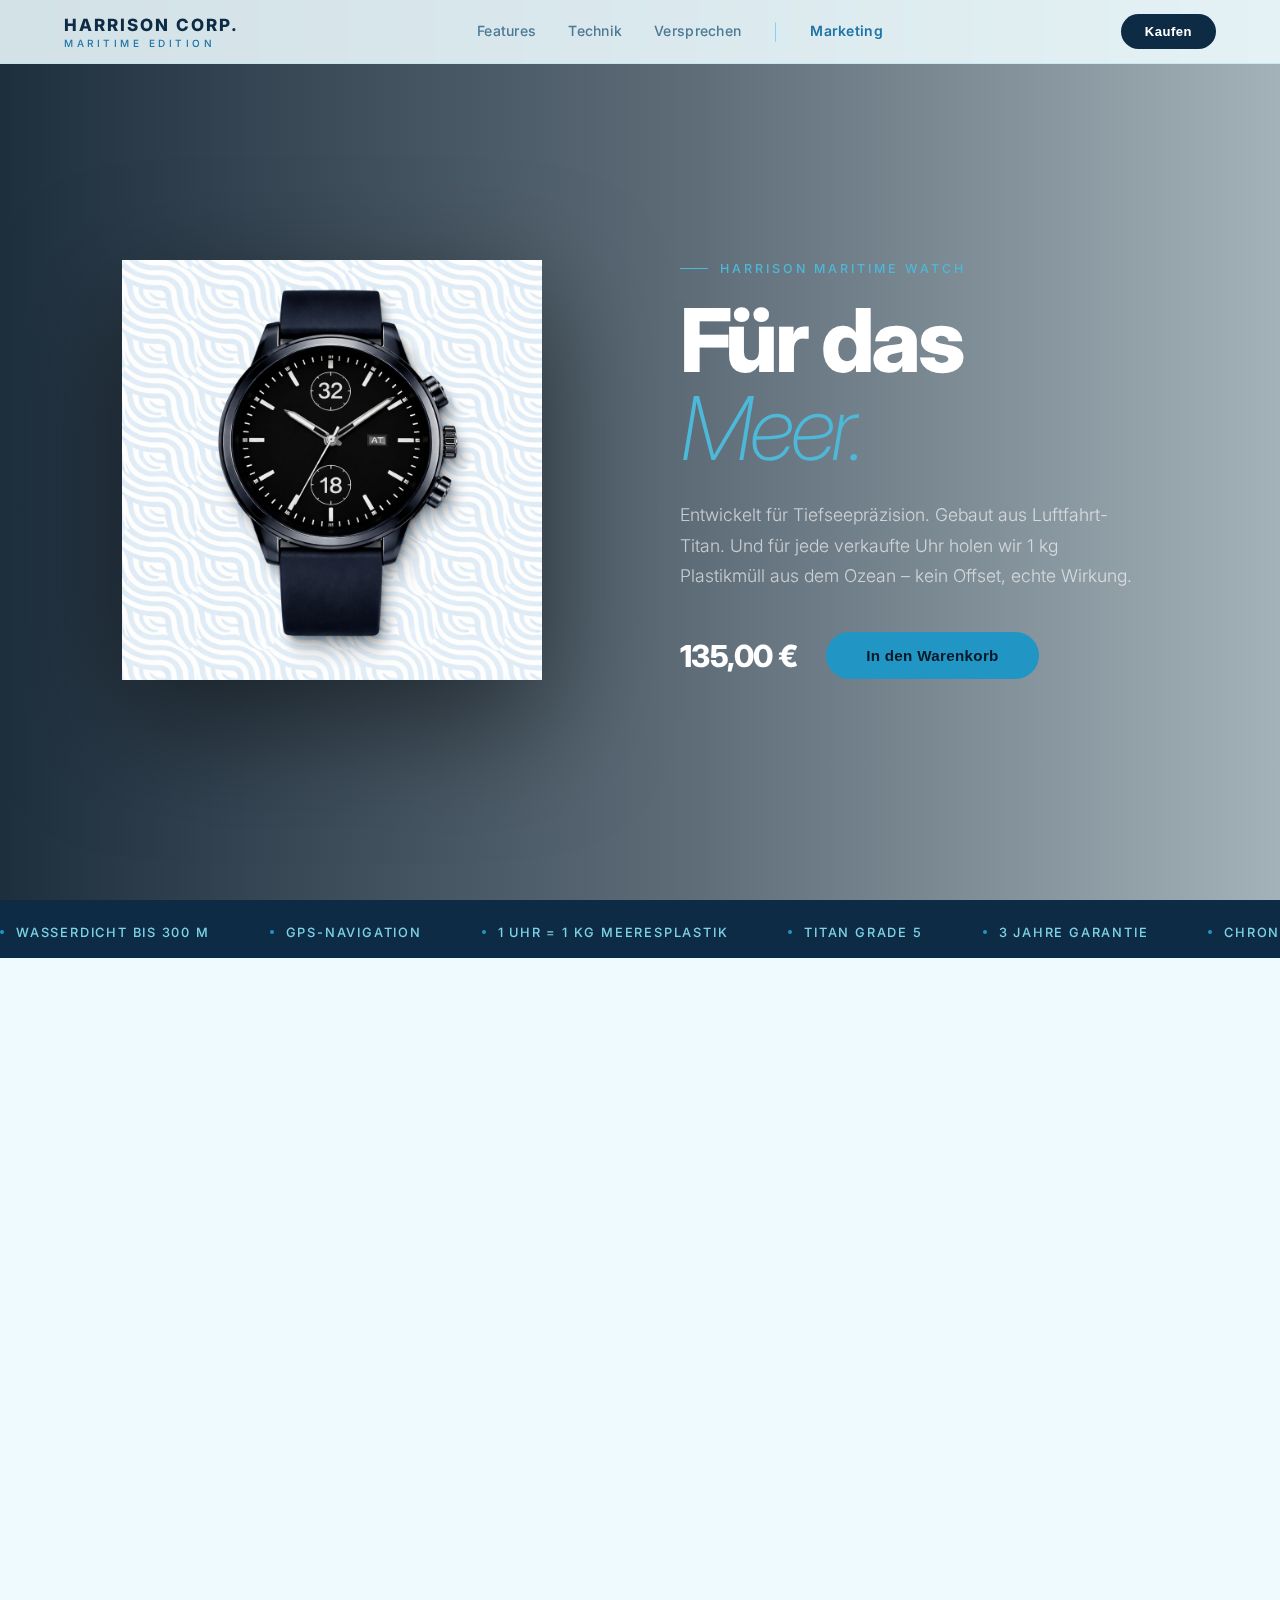
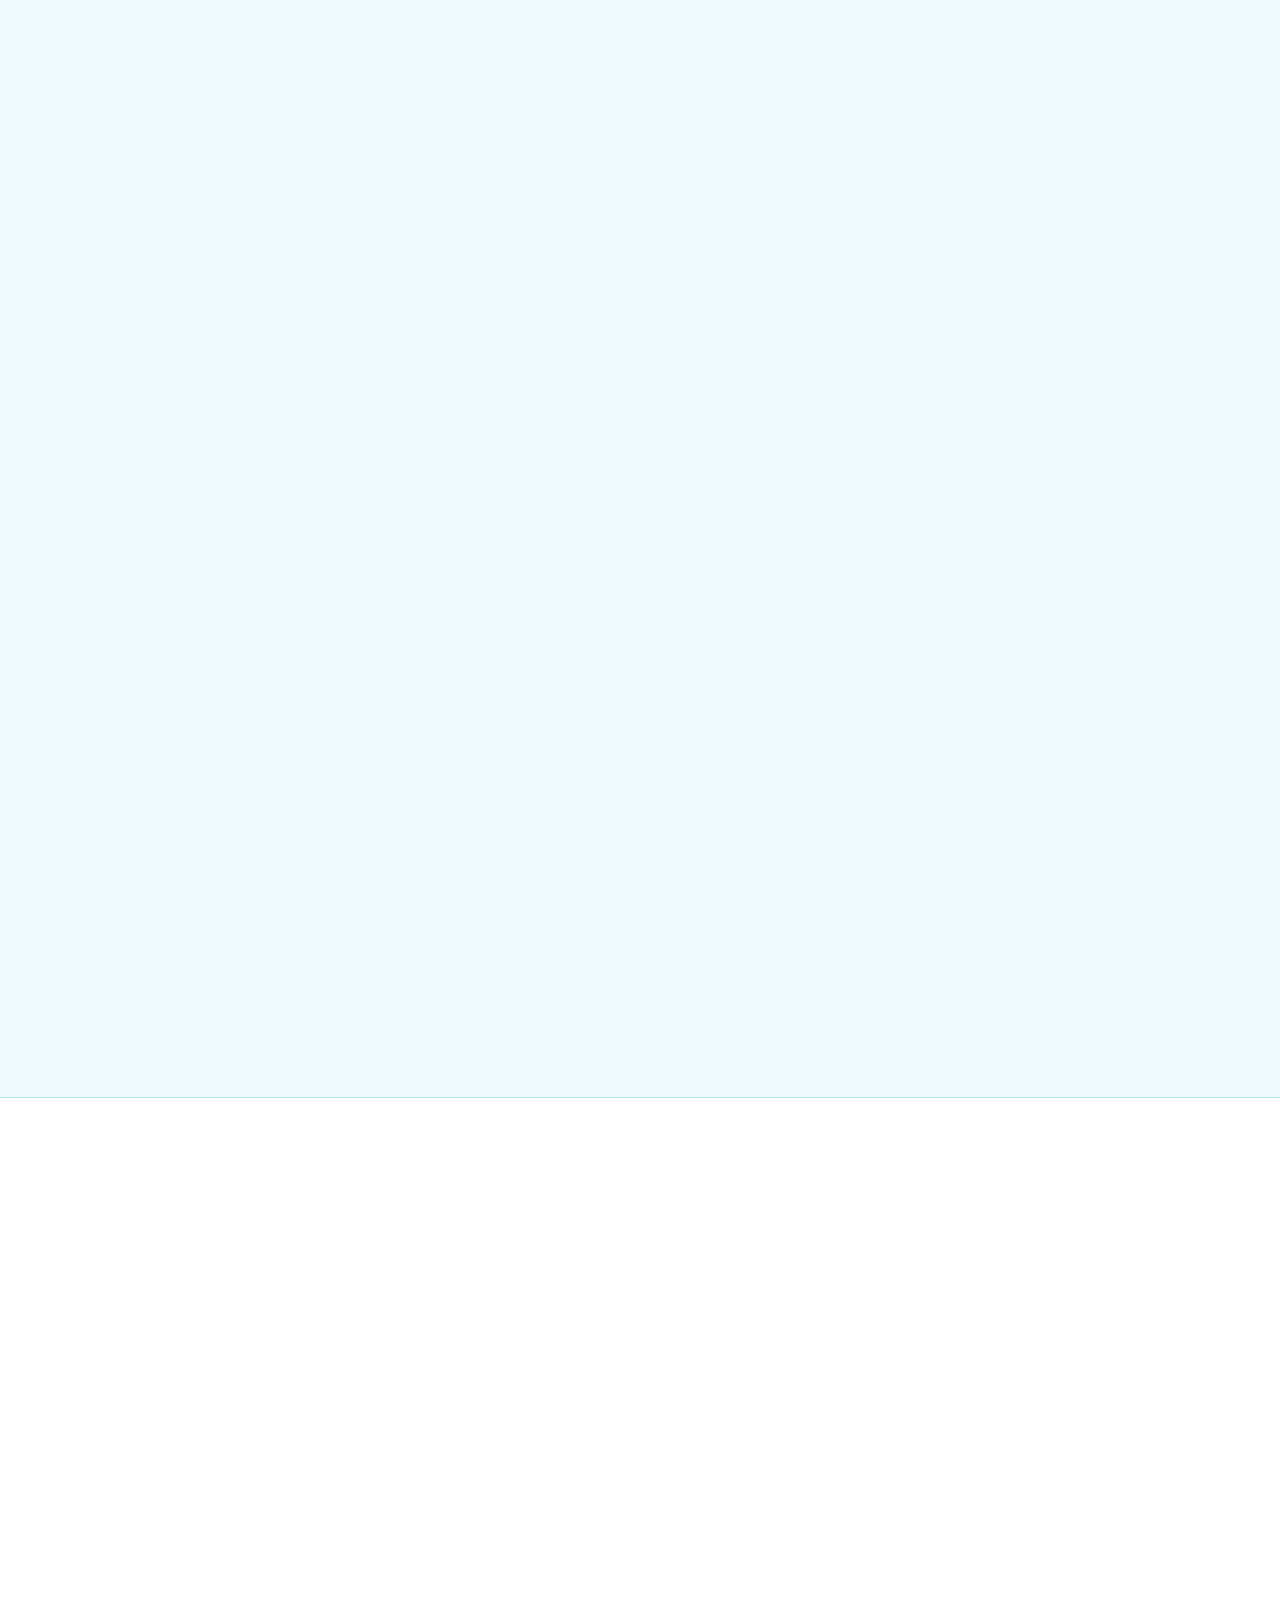
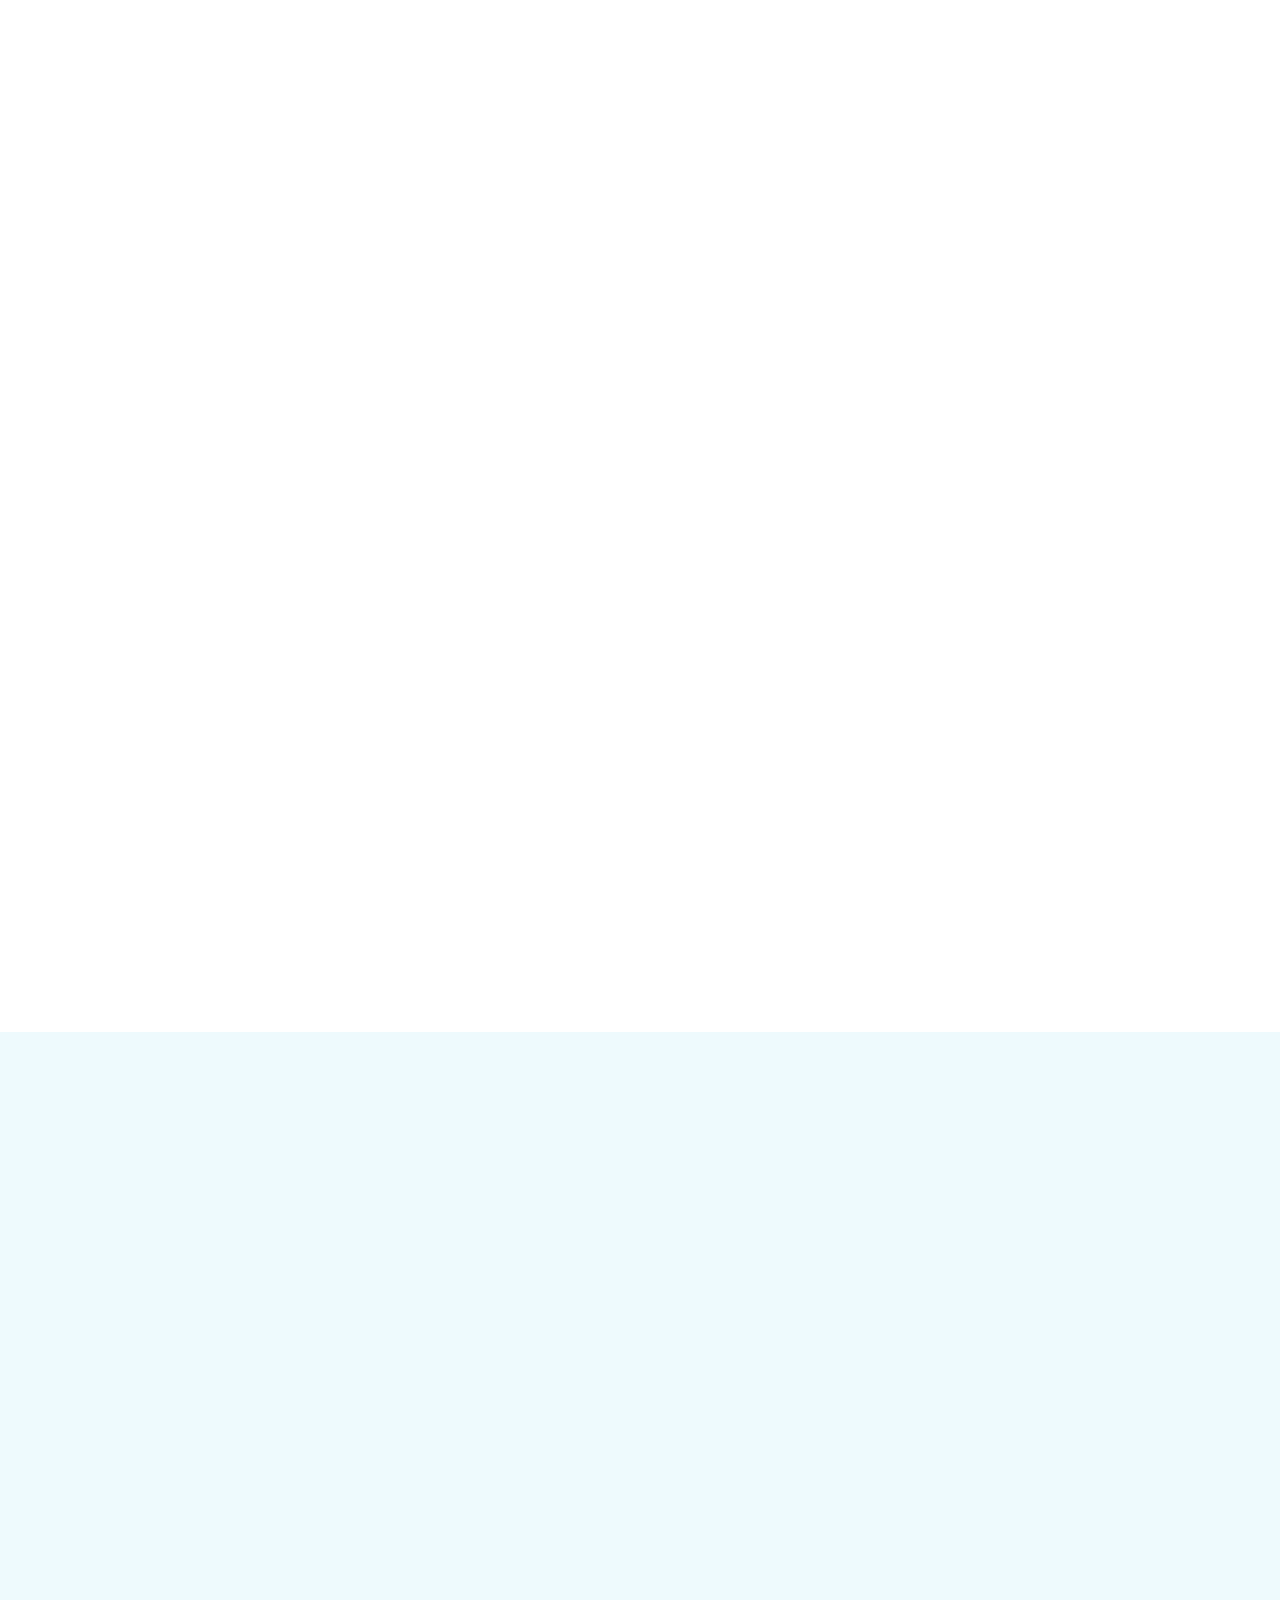
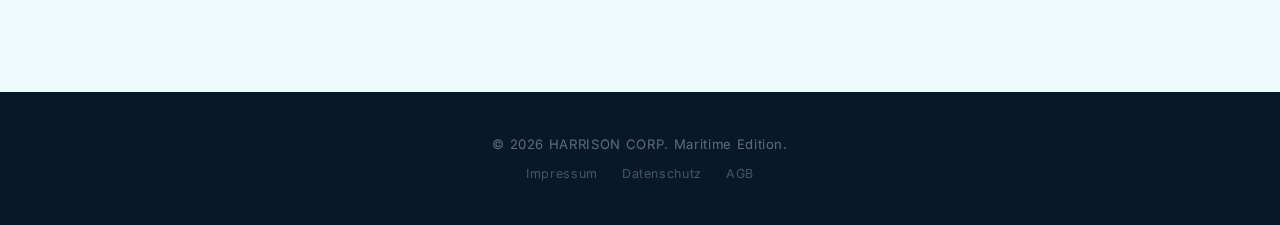
<file: v3/index.html>
<!DOCTYPE html>
<html lang="de">
<head>
    <meta charset="UTF-8">
    <meta name="viewport" content="width=device-width, initial-scale=1.0">
    <title>HARRISON CORP. | Maritime Watch</title>
    <link href="https://fonts.googleapis.com/css2?family=Inter:ital,wght@0,200;0,300;0,400;0,500;0,600;0,700;0,800;0,900;1,300&display=swap" rel="stylesheet">
    <style>
        :root {
            --blue-900: #071828;
            --blue-800: #0d2b45;
            --blue-700: #1a4f7a;
            --blue-600: #1e74a8;
            --blue-500: #2196c4;
            --blue-400: #4db8d8;
            --blue-300: #7dd3e8;
            --blue-200: #b0e8f5;
            --blue-100: #d6f5fc;
            --blue-50:  #eefafd;
            --white:    #ffffff;
            --text-dark: #071828;
            --text-muted:#4a7a96;
            --border:    #b0e8f5;
        }

        * { margin: 0; padding: 0; box-sizing: border-box; }

        body {
            font-family: 'Inter', -apple-system, sans-serif;
            background-color: var(--blue-50);
            color: var(--text-dark);
            overflow-x: hidden;
            -webkit-font-smoothing: antialiased;
        }

        /* ── NAV ─────────────────────────────────────── */
        nav {
            position: fixed;
            top: 0;
            width: 100%;
            display: flex;
            justify-content: space-between;
            align-items: center;
            padding: 14px 5%;
            background: rgba(238, 250, 253, 0.88);
            backdrop-filter: saturate(180%) blur(20px);
            -webkit-backdrop-filter: saturate(180%) blur(20px);
            border-bottom: 1px solid rgba(176, 232, 245, 0.6);
            z-index: 1000;
        }

        .logo-text {
            font-size: 17px;
            font-weight: 800;
            letter-spacing: 2px;
            color: var(--blue-800);
            text-transform: uppercase;
            display: block;
        }

        .logo-sub {
            font-size: 10px;
            font-weight: 500;
            letter-spacing: 3.5px;
            color: var(--blue-600);
            text-transform: uppercase;
            display: block;
            margin-top: 2px;
        }

        .nav-links { display: flex; gap: 32px; }
        .nav-links a {
            color: var(--text-muted);
            text-decoration: none;
            font-weight: 500;
            font-size: 14px;
            letter-spacing: 0.02em;
            transition: color 0.25s;
        }
        .nav-links a:hover { color: var(--blue-800); }

        .btn-buy {
            background-color: var(--blue-800);
            color: #fff;
            padding: 10px 24px;
            border: none;
            border-radius: 30px;
            font-weight: 600;
            font-size: 13px;
            letter-spacing: 0.04em;
            cursor: pointer;
            transition: all 0.3s ease;
        }
        .btn-buy:hover { background-color: var(--blue-700); transform: scale(1.02); }

        /* ── HAMBURGER ───────────────────────────────── */
        .hamburger {
            display: none;
            flex-direction: column;
            gap: 5px;
            background: none;
            border: none;
            cursor: pointer;
            padding: 6px;
            border-radius: 8px;
            transition: background 0.2s;
        }
        .hamburger:hover { background: rgba(26, 79, 122, 0.08); }
        .hamburger span {
            display: block;
            width: 22px;
            height: 2px;
            background: var(--blue-800);
            border-radius: 2px;
            transition: all 0.3s ease;
        }
        .hamburger.open span:nth-child(1) { transform: translateY(7px) rotate(45deg); }
        .hamburger.open span:nth-child(2) { opacity: 0; }
        .hamburger.open span:nth-child(3) { transform: translateY(-7px) rotate(-45deg); }

        /* ── MOBILE NAV ──────────────────────────────── */
        .mobile-nav {
            display: none;
            position: fixed;
            top: 61px;
            left: 0;
            width: 100%;
            background: rgba(238, 250, 253, 0.97);
            backdrop-filter: blur(20px);
            -webkit-backdrop-filter: blur(20px);
            border-bottom: 1px solid var(--border);
            padding: 20px 5%;
            flex-direction: column;
            gap: 18px;
            z-index: 999;
        }
        .mobile-nav.open { display: flex; }
        .mobile-nav a {
            color: var(--text-dark);
            text-decoration: none;
            font-weight: 500;
            font-size: 1.05rem;
        }

        /* ── CART OVERLAY ────────────────────────────── */
        .cart-overlay {
            display: none;
            position: fixed;
            inset: 0;
            background: rgba(7, 24, 40, 0.5);
            z-index: 1999;
            backdrop-filter: blur(3px);
        }
        .cart-overlay.open { display: block; }

        /* ── CART SIDEBAR ────────────────────────────── */
        .cart-sidebar {
            position: fixed;
            top: 0;
            right: -100%;
            width: 400px;
            height: 100vh;
            background: rgba(255, 255, 255, 0.98);
            backdrop-filter: blur(20px);
            box-shadow: -8px 0 40px rgba(7, 24, 40, 0.12);
            z-index: 2000;
            padding: 40px;
            transition: right 0.5s cubic-bezier(0.165, 0.84, 0.44, 1);
            display: flex;
            flex-direction: column;
        }
        .cart-sidebar.open { right: 0; }

        .cart-header {
            display: flex;
            justify-content: space-between;
            align-items: center;
            margin-bottom: 36px;
            border-bottom: 1px solid var(--border);
            padding-bottom: 20px;
        }
        .cart-header h2 { font-weight: 700; font-size: 1.4rem; color: var(--text-dark); }

        .close-cart {
            background: var(--blue-50);
            border: none;
            color: var(--text-dark);
            width: 36px; height: 36px;
            border-radius: 50%;
            font-size: 1rem;
            cursor: pointer;
            display: flex; align-items: center; justify-content: center;
            transition: background 0.2s;
        }
        .close-cart:hover { background: var(--blue-100); }

        .cart-item {
            display: flex;
            gap: 20px;
            margin-bottom: auto;
            align-items: center;
        }
        .cart-item img {
            width: 90px; height: 90px;
            object-fit: contain;
            border-radius: 16px;
            background: var(--blue-50);
        }
        .cart-item-details h3 { font-size: 1rem; font-weight: 700; margin-bottom: 4px; color: var(--text-dark); }

        .cart-edition-badge {
            display: inline-block;
            background: var(--blue-100);
            color: var(--blue-700);
            font-size: 0.68rem;
            font-weight: 600;
            letter-spacing: 0.08em;
            padding: 2px 8px;
            border-radius: 20px;
            text-transform: uppercase;
            margin-bottom: 6px;
        }

        .cart-note {
            background: var(--blue-50);
            border: 1px solid var(--blue-200);
            border-radius: 12px;
            padding: 12px 16px;
            margin: 20px 0;
            font-size: 0.85rem;
            color: var(--blue-700);
            display: flex;
            align-items: center;
            gap: 8px;
        }

        .cart-total {
            border-top: 1px solid var(--border);
            padding-top: 20px;
            margin-bottom: 20px;
            display: flex;
            justify-content: space-between;
            font-size: 1.3rem;
            font-weight: 800;
            color: var(--text-dark);
        }
        .btn-checkout {
            width: 100%;
            padding: 16px;
            background: var(--blue-800);
            color: #fff;
            border: none;
            border-radius: 14px;
            font-size: 1rem;
            font-weight: 600;
            cursor: pointer;
            letter-spacing: 0.03em;
            transition: background 0.3s;
        }
        .btn-checkout:hover { background: var(--blue-700); }

        /* ── HERO ────────────────────────────────────── */
        .hero {
            min-height: 100vh;
            display: flex;
            align-items: center;
            justify-content: center;
            padding: 120px 5% 80px;
            position: relative;
            overflow: hidden;
            background:
                linear-gradient(to right,
                    rgba(7,24,40,0.90) 0%,
                    rgba(7,24,40,0.62) 55%,
                    rgba(7,24,40,0.32) 100%),
                url('https://images.unsplash.com/photo-1505118380757-91f5f5632de0?auto=format&fit=crop&w=2000&q=80')
                center / cover no-repeat;
            background-attachment: fixed;
        }

        .hero-content {
            display: flex;
            align-items: center;
            justify-content: space-between;
            max-width: 1200px;
            width: 100%;
            gap: 80px;
        }

        .hero-image {
            flex: 1;
            display: flex;
            justify-content: center;
        }
        .hero-image img {
            max-width: 420px;
            width: 100%;
            filter: drop-shadow(0 40px 60px rgba(0,0,0,0.5));
            transition: transform 0.6s ease;
        }
        .hero-image img:hover { transform: scale(1.04) translateY(-8px); }

        .hero-text {
            flex: 1;
            display: flex;
            flex-direction: column;
            align-items: flex-start;
        }

        .product-eyebrow {
            font-weight: 500;
            color: var(--blue-400);
            text-transform: uppercase;
            letter-spacing: 3px;
            font-size: 0.78rem;
            margin-bottom: 20px;
            display: flex;
            align-items: center;
            gap: 12px;
        }
        .product-eyebrow::before {
            content: '';
            display: block;
            width: 28px; height: 1px;
            background: var(--blue-400);
        }

        .hero-text h1 {
            font-size: 5.5rem;
            font-weight: 800;
            line-height: 1.0;
            letter-spacing: -0.04em;
            margin-bottom: 28px;
            color: #fff;
        }
        .hero-text h1 span {
            color: var(--blue-400);
            font-weight: 200;
            font-style: italic;
        }

        .hero-text p {
            font-size: 1.1rem;
            color: rgba(255,255,255,0.65);
            margin-bottom: 40px;
            max-width: 460px;
            line-height: 1.75;
            font-weight: 300;
        }

        .hero-cta-group {
            display: flex;
            align-items: center;
            gap: 28px;
        }
        .price-tag {
            font-size: 1.9rem;
            font-weight: 800;
            color: #fff;
            letter-spacing: -0.02em;
        }
        .btn-hero {
            background: var(--blue-500);
            color: var(--blue-900);
            padding: 15px 40px;
            border: none;
            border-radius: 40px;
            font-weight: 700;
            font-size: 0.95rem;
            cursor: pointer;
            transition: all 0.3s ease;
            letter-spacing: 0.02em;
        }
        .btn-hero:hover { background: var(--blue-400); transform: scale(1.03); }

        /* ── TICKER ──────────────────────────────────── */
        .ticker {
            background: var(--blue-800);
            padding: 18px 0;
            overflow: hidden;
            white-space: nowrap;
        }
        .ticker-track {
            display: inline-flex;
            gap: 60px;
            animation: ticker 22s linear infinite;
        }
        .ticker-item {
            display: inline-flex;
            align-items: center;
            gap: 12px;
            color: var(--blue-300);
            font-size: 0.8rem;
            font-weight: 500;
            letter-spacing: 0.14em;
            text-transform: uppercase;
        }
        .ticker-dot {
            width: 4px; height: 4px;
            background: var(--blue-500);
            border-radius: 50%;
            flex-shrink: 0;
        }
        @keyframes ticker {
            from { transform: translateX(0); }
            to   { transform: translateX(-50%); }
        }

        /* ── FEATURES SECTION ────────────────────────── */
        .features-section {
            padding: 120px 5%;
            background: var(--blue-50);
        }

        .section-header {
            text-align: center;
            margin-bottom: 72px;
        }
        .section-eyebrow {
            font-size: 0.72rem;
            font-weight: 600;
            letter-spacing: 3.5px;
            text-transform: uppercase;
            color: var(--blue-600);
            margin-bottom: 14px;
            display: block;
        }
        .section-title {
            font-size: 2.9rem;
            font-weight: 800;
            letter-spacing: -0.03em;
            color: var(--text-dark);
            line-height: 1.15;
        }
        .section-intro {
            color: var(--text-muted);
            font-size: 1rem;
            line-height: 1.75;
            max-width: 580px;
            margin: 16px auto 0;
        }

        .feature-grid {
            display: grid;
            grid-template-columns: repeat(3, 1fr);
            gap: 24px;
            max-width: 1200px;
            margin: 0 auto;
        }

        .feature-card {
            background: var(--white);
            border-radius: 28px;
            padding: 48px 40px;
            border: 1px solid var(--blue-100);
            transition: transform 0.4s cubic-bezier(0.165, 0.84, 0.44, 1), box-shadow 0.4s;
            position: relative;
            overflow: hidden;
        }
        .feature-card::before {
            content: '';
            position: absolute;
            top: 0; left: 0; right: 0;
            height: 3px;
            background: linear-gradient(90deg, var(--blue-400), var(--blue-600));
            opacity: 0;
            transition: opacity 0.3s;
        }
        .feature-card:hover { transform: translateY(-8px); box-shadow: 0 24px 48px rgba(7,24,40,0.08); }
        .feature-card:hover::before { opacity: 1; }

        .feature-stat {
            font-size: 4.8rem;
            font-weight: 900;
            color: var(--blue-800);
            letter-spacing: -0.04em;
            line-height: 1;
            margin-bottom: 4px;
        }
        .feature-stat-sub {
            font-size: 0.75rem;
            font-weight: 600;
            color: var(--blue-600);
            letter-spacing: 0.14em;
            text-transform: uppercase;
            margin-bottom: 24px;
        }
        .feature-card h3 {
            font-size: 1.25rem;
            font-weight: 700;
            color: var(--text-dark);
            margin-bottom: 12px;
        }
        .feature-card p {
            color: var(--text-muted);
            line-height: 1.75;
            font-size: 0.92rem;
        }

        /* ── SPECS ───────────────────────────────────── */
        .specs-section {
            padding: 120px 5%;
            background: var(--white);
        }
        .specs-container {
            max-width: 1200px;
            margin: 0 auto;
            display: grid;
            grid-template-columns: 1fr 1fr;
            gap: 80px;
            align-items: center;
        }
        .specs-text h3 {
            font-size: 2.5rem;
            font-weight: 800;
            letter-spacing: -0.03em;
            margin-bottom: 22px;
            color: var(--text-dark);
            line-height: 1.2;
        }
        .specs-text p {
            color: var(--text-muted);
            line-height: 1.8;
            font-size: 1rem;
            margin-bottom: 36px;
        }
        .btn-specs {
            background: var(--blue-800);
            color: #fff;
            padding: 14px 34px;
            border: none;
            border-radius: 30px;
            font-weight: 600;
            font-size: 0.9rem;
            cursor: pointer;
            transition: all 0.3s;
            letter-spacing: 0.02em;
        }
        .btn-specs:hover { background: var(--blue-700); transform: scale(1.02); }

        .spec-list {
            list-style: none;
            background: var(--blue-50);
            padding: 36px;
            border-radius: 24px;
            border: 1px solid var(--blue-100);
        }
        .spec-list li {
            padding: 17px 0;
            border-bottom: 1px solid var(--blue-100);
            display: flex;
            justify-content: space-between;
            align-items: center;
        }
        .spec-list li:last-child { border-bottom: none; padding-bottom: 0; }
        .spec-list li span { color: var(--text-muted); font-size: 0.88rem; }
        .spec-list li strong { color: var(--text-dark); font-weight: 600; font-size: 0.92rem; text-align: right; max-width: 60%; }

        /* ── PACKAGING ──────────────────────────────── */
        .packaging-section {
            padding: 100px 5%;
            background: var(--white);
            border-top: 1px solid var(--blue-100);
        }
        .packaging-showcase {
            display: flex;
            align-items: center;
            gap: 64px;
            max-width: 1200px;
            margin: 60px auto 0;
            flex-wrap: wrap;
            justify-content: center;
        }
        .box-flip {
            width: 460px;
            height: 460px;
            perspective: 1000px;
            cursor: pointer;
            flex-shrink: 0;
        }
        .box-flip-inner {
            width: 100%;
            height: 100%;
            position: relative;
            transform-style: preserve-3d;
            transition: transform 0.7s cubic-bezier(0.4,0,0.2,1);
        }
        .box-flip.flipped .box-flip-inner {
            transform: rotateY(180deg);
        }
        .box-face {
            position: absolute;
            inset: 0;
            backface-visibility: hidden;
            border-radius: 16px;
            overflow: hidden;
            box-shadow: 0 8px 40px rgba(7,24,40,0.12);
        }
        .box-face img {
            width: 100%;
            height: 100%;
            object-fit: cover;
        }
        .box-back { transform: rotateY(180deg); }
        .box-label {
            position: absolute;
            bottom: 14px;
            left: 50%;
            transform: translateX(-50%);
            background: rgba(7,24,40,0.65);
            color: #fff;
            font-size: 12px;
            font-weight: 500;
            letter-spacing: 0.08em;
            padding: 5px 14px;
            border-radius: 20px;
            white-space: nowrap;
        }
        .packaging-info { max-width: 440px; }
        .box-toggle-btn {
            margin-top: 28px;
            background: var(--blue-800);
            color: #fff;
            border: none;
            border-radius: 30px;
            padding: 12px 28px;
            font-weight: 600;
            font-size: 13px;
            letter-spacing: 0.04em;
            cursor: pointer;
            transition: all 0.3s ease;
        }
        .box-toggle-btn:hover { background: var(--blue-700); transform: scale(1.02); }
        @media (max-width: 900px) {
            .packaging-showcase { gap: 40px; }
            .box-flip { width: 280px; height: 280px; }
        }
        @media (max-width: 600px) {
            .box-flip { width: 100%; height: 280px; }
        }

        /* ── CRAFTSMANSHIP SECTION ───────────────────── */
        .craft-section {
            background: var(--white);
            border-top: 1px solid var(--blue-200);
            padding-bottom: 60px;
        }
        .craft-section .feature-card {
            background: var(--blue-50);
        }
        .card-icon {
            font-size: 2.8rem;
            line-height: 1;
            margin-bottom: 10px;
        }

        /* ── PLEDGE ──────────────────────────────────── */
        .pledge-section {
            background: var(--blue-800);
            padding: 120px 5%;
            text-align: center;
            position: relative;
            overflow: hidden;
        }
        .pledge-section::before {
            content: '';
            position: absolute;
            top: -40%; left: -10%;
            width: 120%; height: 200%;
            background: radial-gradient(ellipse at center, rgba(33,150,196,0.07) 0%, transparent 70%);
            pointer-events: none;
        }
        .pledge-content {
            max-width: 780px;
            margin: 0 auto;
            position: relative;
            z-index: 1;
        }
        .pledge-icon {
            width: 70px; height: 70px;
            background: rgba(33,150,196,0.12);
            border: 1px solid rgba(33,150,196,0.25);
            border-radius: 50%;
            display: flex; align-items: center; justify-content: center;
            margin: 0 auto 30px;
        }
        .pledge-content h2 {
            font-size: 2.8rem;
            font-weight: 800;
            letter-spacing: -0.03em;
            color: #fff;
            margin-bottom: 24px;
            line-height: 1.2;
        }
        .pledge-content p {
            color: rgba(255,255,255,0.6);
            line-height: 1.8;
            font-size: 1.05rem;
            margin-bottom: 14px;
            font-weight: 300;
        }
        .pledge-badges {
            display: flex;
            justify-content: center;
            gap: 12px;
            margin-top: 48px;
            flex-wrap: wrap;
        }
        .pledge-badge {
            display: flex;
            align-items: center;
            gap: 7px;
            background: rgba(255,255,255,0.06);
            border: 1px solid rgba(255,255,255,0.10);
            border-radius: 30px;
            padding: 9px 18px;
            color: rgba(255,255,255,0.75);
            font-size: 0.82rem;
            font-weight: 500;
            letter-spacing: 0.03em;
        }

        /* ── REVEAL ──────────────────────────────────── */
        .reveal {
            opacity: 0;
            transform: translateY(40px);
            transition: all 0.8s cubic-bezier(0.165, 0.84, 0.44, 1);
        }
        .reveal.active { opacity: 1; transform: translateY(0); }

        /* ── FOOTER ──────────────────────────────────── */
        footer {
            background: var(--blue-900);
            text-align: center;
            padding: 44px 20px;
            color: rgba(255,255,255,0.35);
            font-size: 0.82rem;
            letter-spacing: 0.05em;
        }
        .footer-links {
            display: flex;
            justify-content: center;
            gap: 24px;
            margin-top: 14px;
        }
        .footer-links a {
            color: rgba(255,255,255,0.25);
            text-decoration: none;
            font-size: 0.78rem;
            transition: color 0.2s;
        }
        .footer-links a:hover { color: rgba(255,255,255,0.65); }

        /* ── NAV MARKETING LINK ──────────────────────── */
        .nav-divider {
            color: var(--blue-300);
            font-weight: 300;
            user-select: none;
        }
        .nav-marketing { color: var(--blue-600) !important; font-weight: 600 !important; }

        /* ── RESPONSIVE ──────────────────────────────── */
        @media (max-width: 900px) {
            .hero { padding-top: 120px; background-attachment: scroll; }
            .hero-content { flex-direction: column-reverse; text-align: center; }
            .hero-text { align-items: center; }
            .hero-text h1 { font-size: 3.4rem; }
            .hero-text p { margin: 0 auto 32px; }
            .product-eyebrow { justify-content: center; }
            .hero-cta-group { justify-content: center; }
            .nav-links { display: none; }
            .hamburger { display: flex; }
            .feature-grid { grid-template-columns: 1fr; }
            .specs-container { grid-template-columns: 1fr; }
            .cart-sidebar { width: 100%; padding: 24px; }
            .pledge-content h2 { font-size: 2.1rem; }
            .packaging-placeholder-grid { flex-direction: column; max-width: 360px; }
        }
    </style>
</head>
<body>

    <!-- NAV -->
    <nav>
        <div>
            <span class="logo-text">Harrison Corp.</span>
            <span class="logo-sub">Maritime Edition</span>
        </div>
        <div class="nav-links">
            <a href="#features">Features</a>
            <a href="#specs">Technik</a>
            <a href="#pledge">Versprechen</a>
            <span class="nav-divider">|</span>
            <a href="marketing.html" class="nav-marketing">Marketing</a>
        </div>
        <div style="display:flex;align-items:center;gap:8px;">
            <button class="btn-buy open-cart-btn">Kaufen</button>
            <button class="hamburger" id="hamburgerBtn" aria-label="Menü">
                <span></span><span></span><span></span>
            </button>
        </div>
    </nav>

    <!-- MOBILE NAV DRAWER -->
    <div class="mobile-nav" id="mobileNav">
        <a href="#features" class="mobile-nav-link">Features</a>
        <a href="#specs" class="mobile-nav-link">Technik</a>
        <a href="#pledge" class="mobile-nav-link">Versprechen</a>
        <a href="marketing.html" class="mobile-nav-link nav-marketing">Marketing</a>
    </div>

    <!-- CART OVERLAY -->
    <div class="cart-overlay" id="cartOverlay"></div>

    <!-- WARENKORB SIDEBAR -->
    <div class="cart-sidebar" id="cartSidebar">
        <div class="cart-header">
            <h2>Warenkorb</h2>
            <button class="close-cart" id="closeCartBtn">✕</button>
        </div>
        <div class="cart-item">
            <img src="maritimewatch.jpeg" alt="Harrison Maritime Watch" onerror="this.src='https://via.placeholder.com/90?text=MW'">
            <div class="cart-item-details">
                <span class="cart-edition-badge">Maritime</span>
                <h3>Harrison Maritime</h3>
                <p style="color:var(--text-muted);font-size:0.85rem;margin-bottom:8px;">Gehäuse: Titan Grade 5</p>
                <p style="font-weight:800;color:var(--text-dark);font-size:1rem;">135,00 €</p>
            </div>
        </div>
        <div class="cart-note">
            🌊 Mit diesem Kauf holen wir 1 kg Plastik aus dem Ozean.
        </div>
        <div>
            <div class="cart-total">
                <span>Gesamt</span>
                <span>135,00 €</span>
            </div>
            <button class="btn-checkout">Zur Kasse gehen</button>
            <p style="text-align:center;margin-top:14px;font-size:0.8rem;color:var(--text-muted);">Inkl. MwSt. Kostenloser Expressversand.</p>
        </div>
    </div>

    <!-- HERO -->
    <section class="hero">
        <div class="hero-content">
            <div class="hero-image reveal active">
                <img src="maritimewatch.jpeg" alt="Harrison Maritime Watch" onerror="this.src='https://via.placeholder.com/420?text=Maritime+Watch'">
            </div>
            <div class="hero-text reveal active">
                <span class="product-eyebrow">Harrison Maritime Watch</span>
                <h1>Für das<br><span>Meer.</span></h1>
                <p>Entwickelt für Tiefseepräzision. Gebaut aus Luftfahrt-Titan. Und für jede verkaufte Uhr holen wir 1 kg Plastikmüll aus dem Ozean – kein Offset, echte Wirkung.</p>
                <div class="hero-cta-group">
                    <span class="price-tag">135,00 €</span>
                    <button class="btn-hero open-cart-btn">In den Warenkorb</button>
                </div>
            </div>
        </div>
    </section>

    <!-- TICKER -->
    <div class="ticker">
        <div class="ticker-track">
            <span class="ticker-item"><span class="ticker-dot"></span>Wasserdicht bis 300 m</span>
            <span class="ticker-item"><span class="ticker-dot"></span>GPS-Navigation</span>
            <span class="ticker-item"><span class="ticker-dot"></span>1 Uhr = 1 kg Meeresplastik</span>
            <span class="ticker-item"><span class="ticker-dot"></span>Titan Grade 5</span>
            <span class="ticker-item"><span class="ticker-dot"></span>3 Jahre Garantie</span>
            <span class="ticker-item"><span class="ticker-dot"></span>Chronograph</span>
            <span class="ticker-item"><span class="ticker-dot"></span>ISO 6425 zertifiziert</span>
            <!-- duplicate for seamless loop -->
            <span class="ticker-item"><span class="ticker-dot"></span>Wasserdicht bis 300 m</span>
            <span class="ticker-item"><span class="ticker-dot"></span>GPS-Navigation</span>
            <span class="ticker-item"><span class="ticker-dot"></span>1 Uhr = 1 kg Meeresplastik</span>
            <span class="ticker-item"><span class="ticker-dot"></span>Titan Grade 5</span>
            <span class="ticker-item"><span class="ticker-dot"></span>3 Jahre Garantie</span>
            <span class="ticker-item"><span class="ticker-dot"></span>Chronograph</span>
            <span class="ticker-item"><span class="ticker-dot"></span>ISO 6425 zertifiziert</span>
        </div>
    </div>

    <!-- FEATURES -->
    <section id="features" class="features-section">
        <div class="section-header reveal">
            <span class="section-eyebrow">Features</span>
            <h2 class="section-title">Präzision.<br>Ohne Kompromiss.</h2>
        </div>
        <div class="feature-grid">
            <div class="feature-card reveal">
                <div class="feature-stat">300m</div>
                <div class="feature-stat-sub">Wasserdichtheit</div>
                <h3>Tief. Tiefer. Harrison.</h3>
                <p>ISO 6425 zertifiziert für professionelle Taucher. Dichtungsringe aus Fluorkautschuk, verschraubte Krone – hergestellt für das Meer.</p>
            </div>
            <div class="feature-card reveal">
                <div class="feature-stat">GPS</div>
                <div class="feature-stat-sub">Multi-Satellit</div>
                <h3>Immer auf Kurs.</h3>
                <p>Empfängt GPS, GLONASS und Galileo gleichzeitig. Präzise Positionierung auf offener See – selbst bei bewölktem Himmel.</p>
            </div>
            <div class="feature-card reveal">
                <div class="feature-stat">Ti</div>
                <div class="feature-stat-sub">Titan Grade 5</div>
                <h3>Leichter als Stahl. Härter als beides.</h3>
                <p>Luftfahrt-Titan, Saphirglas, keine Kompromisse. Das Gehäuse hält Salzwasser, Druck und Zeit stand – ohne Gewicht zu verlieren.</p>
            </div>
        </div>
    </section>

    <!-- VERPACKUNG -->
    <section class="packaging-section reveal">
        <div class="section-header">
            <span class="section-eyebrow">Verpackung</span>
            <h2 class="section-title">Verpackt.<br>Wie es sich gehört.</h2>
            <p class="section-intro">Robuste Präzisionsbox für eine robuste Präzisionsuhr – klick rein.</p>
        </div>
        <div class="packaging-showcase">
            <div class="box-flip" id="boxFlip">
                <div class="box-flip-inner">
                    <div class="box-face box-front">
                        <img src="maritime_geschlossen.jpeg" alt="Maritime Watch Verpackung geschlossen">
                        <p class="box-label">Verpackung geschlossen</p>
                    </div>
                    <div class="box-face box-back">
                        <img src="maritime_offen.jpeg" alt="Maritime Watch Verpackung geöffnet">
                        <p class="box-label">Verpackung geöffnet</p>
                    </div>
                </div>
            </div>
            <div class="packaging-info reveal">
                <div class="feature-stat">100%</div>
                <div class="feature-stat-sub">Premium-Verpackung</div>
                <h3>Unboxing, das bleibt.</h3>
                <p>Die Harrison Maritime Watch kommt in einer hochwertigen Box – designed für den ersten Eindruck und gebaut zum Aufbewahren. 100 % nachhaltige Materialien, plastikfrei und vollständig recycelbar.</p>
                <button class="box-toggle-btn" id="boxToggleBtn">Box öffnen ↗</button>
            </div>
        </div>
    </section>

    <!-- CRAFTSMANSHIP -->
    <section class="features-section craft-section">
        <div class="section-header reveal">
            <span class="section-eyebrow">Qualität</span>
            <h2 class="section-title">Handwerk.<br>Das bleibt.</h2>
            <p class="section-intro">Hinter jedem Detail der Harrison Maritime Watch steckt ein Versprechen: Qualität, die nicht kleiner wird, je länger man hinschaut.</p>
        </div>
        <div class="feature-grid">
            <div class="feature-card reveal">
                <div class="card-icon">🔬</div>
                <div class="feature-stat" style="font-size:3rem;">100%</div>
                <div class="feature-stat-sub">Labor-geprüft</div>
                <h3>Jede Uhr. Einzeln getestet.</h3>
                <p>Vor Auslieferung wird jede Harrison Maritime Watch in unserem Drucktank auf exakte Wasserdichtigkeit geprüft. Kein Kompromiss.</p>
            </div>
            <div class="feature-card reveal">
                <div class="card-icon">♻️</div>
                <div class="feature-stat" style="font-size:3rem;">1 kg</div>
                <div class="feature-stat-sub">Meeresplastik pro Uhr</div>
                <h3>1 Uhr. 1 kg weniger im Meer.</h3>
                <p>Jede verkaufte Harrison Maritime Watch finanziert die Entfernung von 1 kg Plastikmüll aus dem Ozean – in Partnerschaft mit Ocean Conservancy. Kein Offset. Echte Wirkung.</p>
            </div>
            <div class="feature-card reveal">
                <div class="card-icon">🛡️</div>
                <div class="feature-stat" style="font-size:3rem;">3 J.</div>
                <div class="feature-stat-sub">Full-Service</div>
                <h3>Service, der mitgeht.</h3>
                <p>3 Jahre umfassende Garantie. Sofortiger Austausch bei Defekt. Unser Service-Team ist für dich da – weltweit, ohne Wenn und Aber.</p>
            </div>
        </div>
    </section>

    <!-- SPECS -->
    <section id="specs" class="specs-section">
        <div class="specs-container">
            <div class="specs-text reveal">
                <h3>Titan. Tiefe. Kein Kompromiss.</h3>
                <p>Das Gehäuse aus Luftfahrt-Titan (Grade 5) mit kratzfestem Saphirglas und verschraubter Krone taucht bis 300 Meter – ISO 6425 zertifiziert, gefertigt für das Meer.</p>
                <button class="btn-specs open-cart-btn">Für 135 € sichern</button>
            </div>
            <div class="reveal">
                <ul class="spec-list">
                    <li><span>Material</span><strong>Titan (Grade 5)</strong></li>
                    <li><span>Display</span><strong>Kratzfestes Saphirglas</strong></li>
                    <li><span>Wasserdichtheit</span><strong>300 m (ISO 6425)</strong></li>
                    <li><span>Navigation</span><strong>GPS, GLONASS, Galileo</strong></li>
                    <li><span>Akku</span><strong>Bis zu 48 Stunden</strong></li>
                    <li><span>Temperatur</span><strong>−20 °C bis 60 °C</strong></li>
                    <li><span>Netzwerk</span><strong>LTE, WLAN, Bluetooth 5.3</strong></li>
                </ul>
            </div>
        </div>
    </section>

    <!-- VERSPRECHEN -->
    <section id="pledge" class="pledge-section reveal">
        <div class="pledge-content">
            <div class="pledge-icon">
                <svg width="30" height="30" viewBox="0 0 24 24" fill="none" stroke="#2196c4" stroke-width="1.5" stroke-linecap="round" stroke-linejoin="round">
                    <path d="M12 2L2 7l10 5 10-5-10-5z"/>
                    <path d="M2 17l10 5 10-5"/>
                    <path d="M2 12l10 5 10-5"/>
                </svg>
            </div>
            <h2>Unser Versprechen.<br>Dein Vertrauen.</h2>
            <p>Sollte deine Harrison Maritime Watch innerhalb der ersten 3 Jahre einen technischen Defekt aufweisen, erhältst du sofort ein Neugerät – und wir holen 1 weiteres kg Plastik aus dem Meer.</p>
            <p>Präzision, die hält. Service, der steht. Ozeane, die sauberer werden.</p>
            <div class="pledge-badges">
                <span class="pledge-badge">⚓ 3 Jahre Garantie</span>
                <span class="pledge-badge">🌊 1 kg aus dem Ozean</span>
                <span class="pledge-badge">♻️ Ocean Conservancy</span>
                <span class="pledge-badge">🛡️ Sofort-Austausch</span>
            </div>
        </div>
    </section>

    <!-- FOOTER -->
    <footer>
        <p>© 2026 HARRISON CORP. Maritime Edition.</p>
        <div class="footer-links">
            <a href="#">Impressum</a>
            <a href="#">Datenschutz</a>
            <a href="#">AGB</a>
        </div>
    </footer>

    <script>
        // ── WARENKORB ──
        const cartSidebar  = document.getElementById('cartSidebar');
        const cartOverlay  = document.getElementById('cartOverlay');
        const openCartBtns = document.querySelectorAll('.open-cart-btn');
        const closeCartBtn = document.getElementById('closeCartBtn');

        function openCart()  { cartSidebar.classList.add('open');    cartOverlay.classList.add('open'); }
        function closeCart() { cartSidebar.classList.remove('open'); cartOverlay.classList.remove('open'); }

        openCartBtns.forEach(btn => btn.addEventListener('click', e => { e.preventDefault(); openCart(); }));
        closeCartBtn.addEventListener('click', closeCart);
        cartOverlay.addEventListener('click', closeCart);

        // ── HAMBURGER ──
        const hamburgerBtn = document.getElementById('hamburgerBtn');
        const mobileNav    = document.getElementById('mobileNav');

        hamburgerBtn.addEventListener('click', () => {
            hamburgerBtn.classList.toggle('open');
            mobileNav.classList.toggle('open');
        });

        document.querySelectorAll('.mobile-nav-link').forEach(link => {
            link.addEventListener('click', () => {
                hamburgerBtn.classList.remove('open');
                mobileNav.classList.remove('open');
            });
        });

        // ── SCROLL REVEAL ──
        function reveal() {
            document.querySelectorAll('.reveal').forEach(el => {
                if (el.getBoundingClientRect().top < window.innerHeight - 80) {
                    el.classList.add('active');
                }
            });
        }

        window.addEventListener('scroll', reveal);
        reveal();

        // ── BOX FLIP ──
        const boxFlip = document.getElementById('boxFlip');
        const boxToggleBtn = document.getElementById('boxToggleBtn');

        function toggleBox() {
            boxFlip.classList.toggle('flipped');
            boxToggleBtn.textContent = boxFlip.classList.contains('flipped') ? 'Box schließen ↙' : 'Box öffnen ↗';
        }

        boxFlip.addEventListener('click', toggleBox);
        boxToggleBtn.addEventListener('click', function(e) { e.stopPropagation(); toggleBox(); });
    </script>
</body>
</html>
</file>
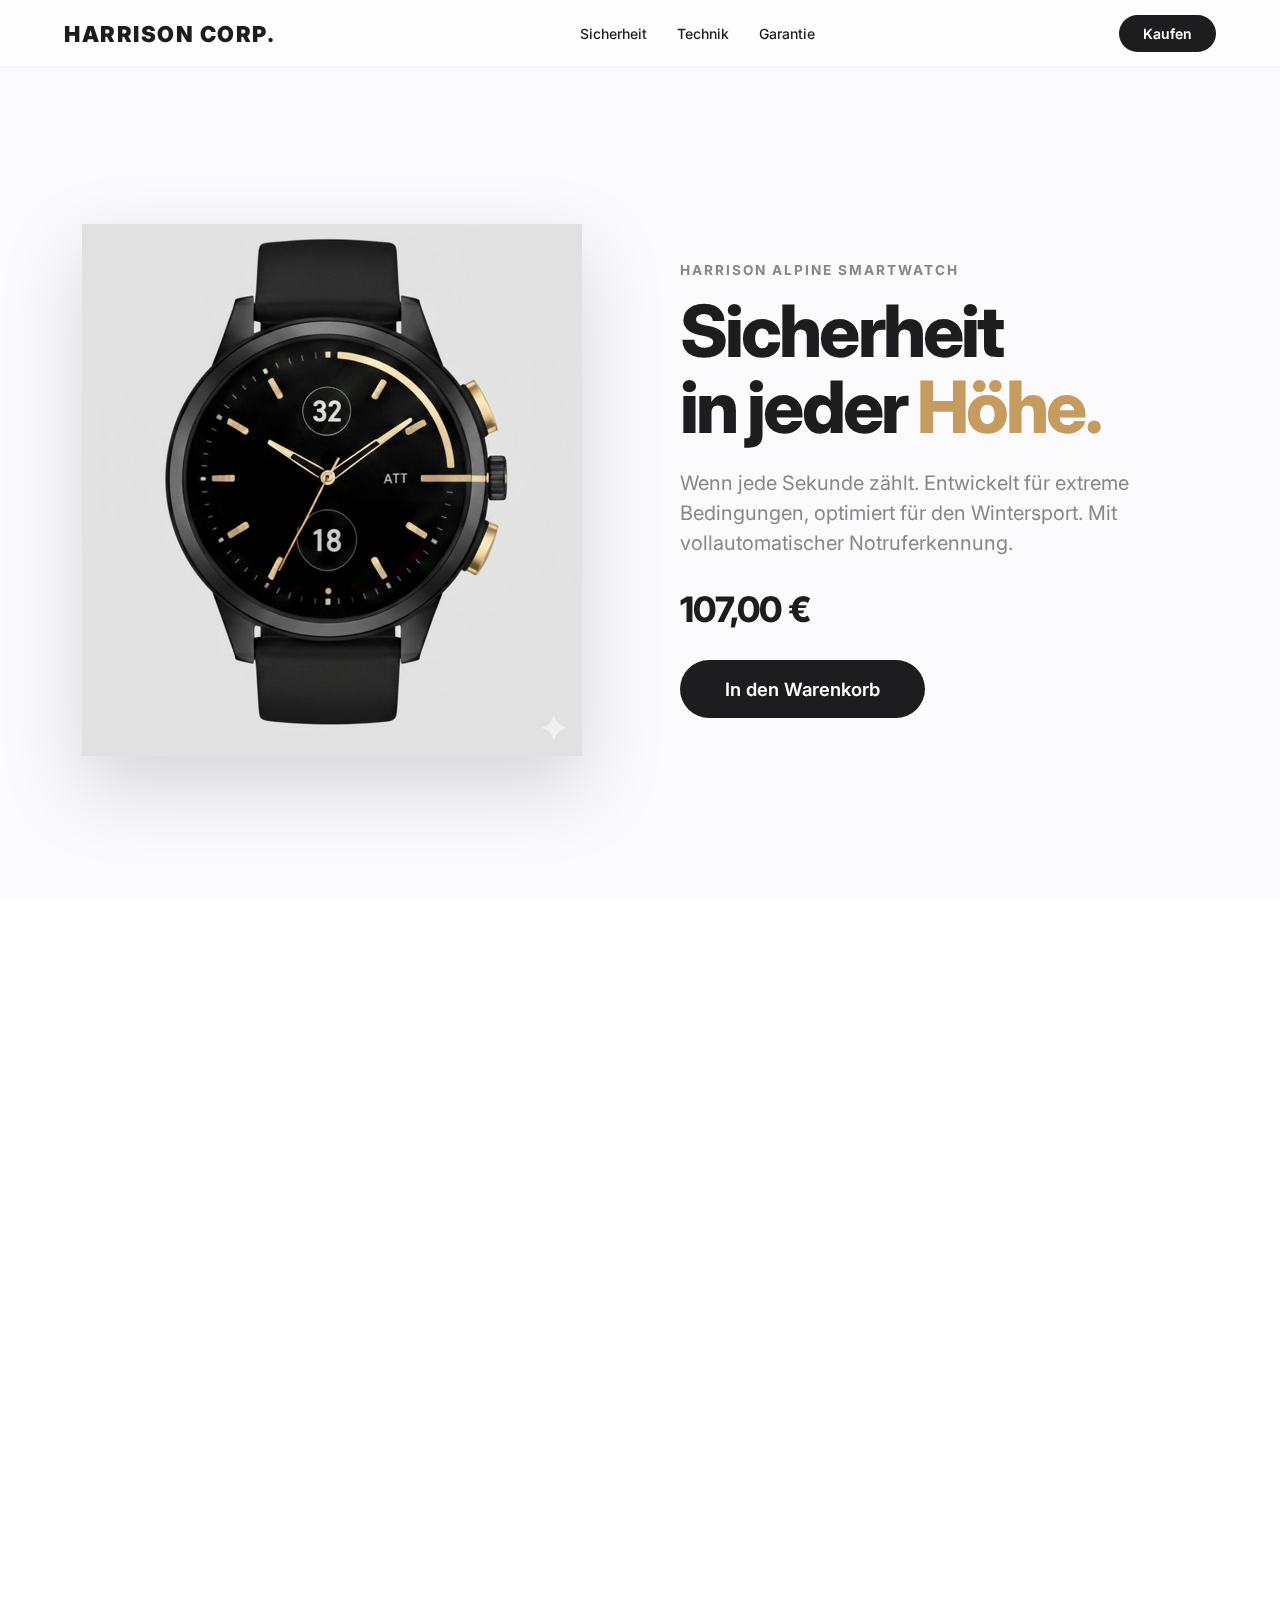
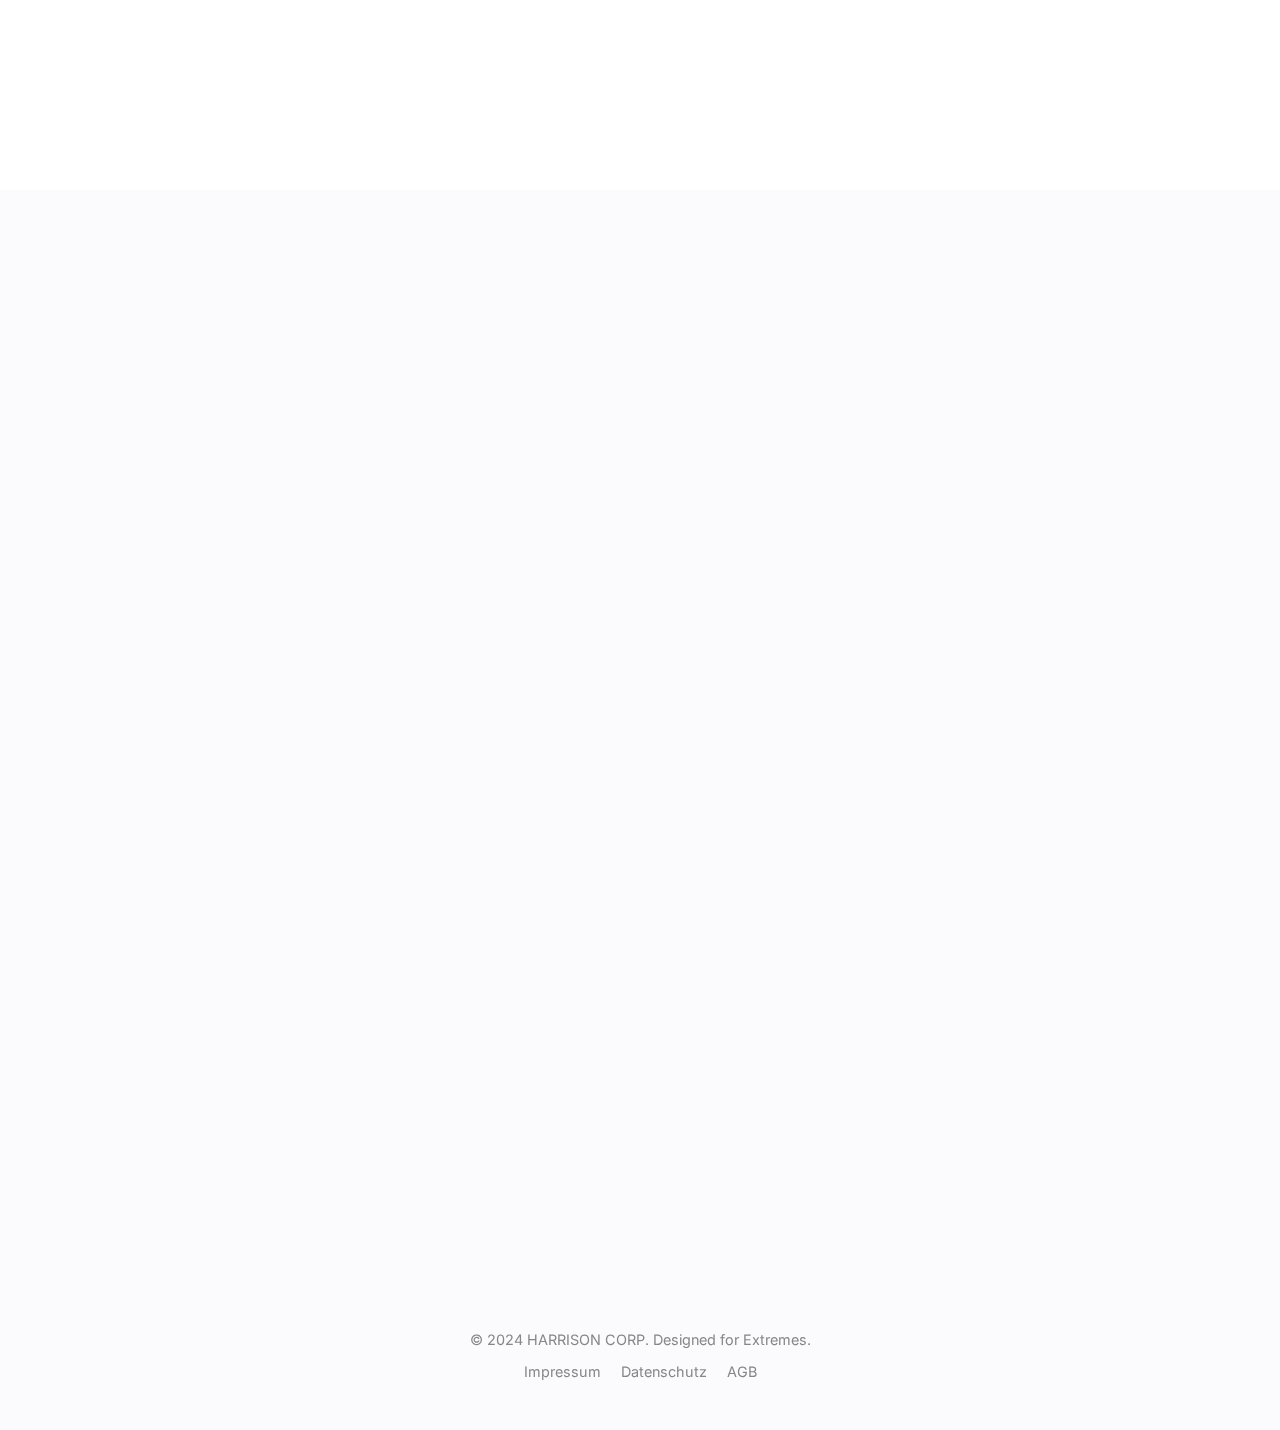
<file: ai_studio_code 2.html>
<!DOCTYPE html>
<html lang="de">
<head>
    <meta charset="UTF-8">
    <meta name="viewport" content="width=device-width, initial-scale=1.0">
    <title>HARRISON CORP. | Sicherheit in jeder Höhe</title>
    <!-- Moderne, cleane Schriftart (Inter) für den Premium-Tech-Look -->
    <link href="https://fonts.googleapis.com/css2?family=Inter:wght@300;400;500;700;900&display=swap" rel="stylesheet">
    <style>
        /* CSS VARIABLEN FÜR DAS LIGHT THEME */
        :root {
            --bg-main: #fbfbfd; 
            --bg-card: #ffffff;
            --text-dark: #1d1d1f; 
            --text-muted: #86868b; 
            --accent-gold: #c59b5f; 
            --accent-gold-hover: #b0874e;
            --border-light: #d2d2d7;
            --danger-red: #ff3b30;
        }

        /* GRUNDLAGEN & RESET */
        * {
            margin: 0;
            padding: 0;
            box-sizing: border-box;
            font-family: 'Inter', -apple-system, BlinkMacSystemFont, sans-serif;
            -webkit-font-smoothing: antialiased;
        }

        body {
            background-color: var(--bg-main);
            color: var(--text-dark);
            overflow-x: hidden;
        }

        /* NAVIGATION */
        nav {
            position: fixed;
            top: 0;
            width: 100%;
            display: flex;
            justify-content: space-between;
            align-items: center;
            padding: 15px 5%;
            background: rgba(255, 255, 255, 0.8);
            backdrop-filter: saturate(180%) blur(20px);
            -webkit-backdrop-filter: saturate(180%) blur(20px);
            border-bottom: 1px solid rgba(0,0,0,0.05);
            z-index: 1000;
            transition: all 0.3s ease;
        }

        .logo-container {
            display: flex;
            align-items: center;
        }

        /* Reiner Text-Logo Style, da keine Logo-Bilddatei vorhanden ist */
        .logo-text {
            font-size: 22px;
            font-weight: 900;
            letter-spacing: 1.5px;
            color: var(--text-dark);
            text-transform: uppercase;
        }

        .nav-links {
            display: flex;
            gap: 30px;
        }

        .nav-links a {
            color: var(--text-dark);
            text-decoration: none;
            font-weight: 500;
            font-size: 14px;
            transition: color 0.3s;
        }

        .nav-links a:hover {
            color: var(--accent-gold);
        }

        .btn-buy {
            background-color: var(--text-dark); 
            color: #fff;
            padding: 10px 24px;
            border: none;
            border-radius: 30px;
            font-weight: 600;
            font-size: 14px;
            cursor: pointer;
            transition: all 0.3s ease;
        }

        .btn-buy:hover {
            background-color: var(--accent-gold);
            transform: scale(1.02);
        }

        /* HERO / PRODUKT SECTION (BILD LINKS, TEXT RECHTS) */
        .hero {
            min-height: 100vh;
            display: flex;
            align-items: center;
            justify-content: center;
            padding: 120px 5% 40px;
            background: linear-gradient(rgba(251, 251, 253, 0.85), rgba(251, 251, 253, 1)), url('https://images.unsplash.com/photo-1454496522488-7a8e488e8606?ixlib=rb-4.0.3&auto=format&fit=crop&w=2000&q=80') center/cover;
            background-attachment: fixed;
        }

        .hero-content {
            display: flex;
            align-items: center;
            justify-content: space-between;
            max-width: 1200px;
            width: 100%;
            gap: 80px; 
        }

        .hero-image {
            flex: 1;
            display: flex;
            justify-content: center;
            position: relative;
        }

        .hero-image img {
            max-width: 500px; 
            width: 100%;
            /* mix-blend-mode macht einen evtl. weißen Hintergrund der watch.png unsichtbar */
            mix-blend-mode: multiply;
            filter: drop-shadow(0px 30px 40px rgba(0,0,0,0.15));
            transition: transform 0.5s ease;
        }
        
        .hero-image img:hover {
            transform: scale(1.03); 
        }

        .hero-text {
            flex: 1;
            display: flex;
            flex-direction: column;
            align-items: flex-start; 
        }

        .product-eyebrow {
            font-weight: 700;
            color: var(--text-muted);
            text-transform: uppercase;
            letter-spacing: 2px;
            font-size: 0.85rem;
            margin-bottom: 15px;
            display: block;
        }

        .hero-text h1 {
            font-size: 4.5rem;
            font-weight: 800;
            line-height: 1.05;
            letter-spacing: -0.04em; 
            margin-bottom: 24px;
            color: var(--text-dark);
        }

        .hero-text h1 span {
            color: var(--accent-gold);
        }

        .hero-text p {
            font-size: 1.25rem;
            color: var(--text-muted);
            margin-bottom: 30px;
            max-width: 500px;
            line-height: 1.5;
            font-weight: 400;
        }

        .price-tag {
            font-size: 2.2rem;
            font-weight: 800;
            margin-bottom: 30px;
            display: block;
            color: var(--text-dark);
            letter-spacing: -0.02em;
        }

        /* SICHERHEITS SECTION */
        .safety-section {
            padding: 120px 5%;
            background-color: var(--bg-card);
            text-align: center;
        }

        .section-title {
            font-size: 3rem;
            font-weight: 800;
            letter-spacing: -0.03em;
            margin-bottom: 20px;
            color: var(--text-dark);
        }

        .section-subtitle {
            font-size: 1.2rem;
            color: var(--text-muted);
            margin-bottom: 80px;
            max-width: 600px;
            margin-left: auto;
            margin-right: auto;
            line-height: 1.6;
        }

        .features-grid {
            display: grid;
            grid-template-columns: repeat(auto-fit, minmax(320px, 1fr));
            gap: 40px;
            max-width: 1200px;
            margin: 0 auto;
        }

        .feature-card {
            background: var(--bg-main);
            padding: 50px 40px;
            border-radius: 30px;
            box-shadow: 0 20px 40px rgba(0, 0, 0, 0.04);
            transition: transform 0.4s cubic-bezier(0.165, 0.84, 0.44, 1), box-shadow 0.4s;
            text-align: left;
        }

        .feature-card:hover {
            transform: translateY(-10px);
            box-shadow: 0 30px 60px rgba(0, 0, 0, 0.08);
        }

        .feature-icon {
            font-size: 2.5rem;
            margin-bottom: 24px;
            background: #fff;
            width: 70px;
            height: 70px;
            display: flex;
            align-items: center;
            justify-content: center;
            border-radius: 20px;
            box-shadow: 0 10px 20px rgba(0,0,0,0.05);
        }

        .feature-card h3 {
            font-size: 1.5rem;
            margin-bottom: 15px;
            font-weight: 700;
            color: var(--text-dark);
        }

        .feature-card p {
            color: var(--text-muted);
            line-height: 1.6;
            font-size: 1.05rem;
        }

        /* SPEZIFIKATIONEN */
        .specs-section {
            padding: 120px 5%;
            background-color: var(--bg-main);
        }

        .specs-container {
            max-width: 1200px;
            margin: 0 auto;
            display: grid;
            grid-template-columns: 1fr 1fr;
            gap: 80px;
            align-items: center;
        }

        .spec-list {
            list-style: none;
            background: var(--bg-card);
            padding: 40px;
            border-radius: 30px;
            box-shadow: 0 20px 40px rgba(0,0,0,0.03);
        }

        .spec-list li {
            padding: 20px 0;
            border-bottom: 1px solid var(--border-light);
            display: flex;
            justify-content: space-between;
            align-items: center;
        }

        .spec-list li:last-child {
            border-bottom: none;
            padding-bottom: 0;
        }

        .spec-list li span {
            color: var(--text-muted);
            font-size: 1rem;
        }

        .spec-list li strong {
            color: var(--text-dark);
            font-weight: 600;
            font-size: 1.1rem;
            text-align: right;
            max-width: 60%;
        }

        .specs-text h3 {
            font-size: 2.5rem;
            font-weight: 800;
            letter-spacing: -0.03em;
            margin-bottom: 24px;
        }

        .specs-text p {
            color: var(--text-muted);
            line-height: 1.7;
            font-size: 1.1rem;
            margin-bottom: 40px;
        }

        /* GARANTIE SECTION */
        .guarantee-section {
            background-color: var(--bg-card);
            padding: 100px 5%;
            text-align: center;
            border-top: 1px solid var(--border-light);
            border-bottom: 1px solid var(--border-light);
        }

        .guarantee-content {
            max-width: 800px;
            margin: 0 auto;
        }

        .guarantee-content h2 {
            font-size: 2.2rem;
            font-weight: 800;
            letter-spacing: -0.02em;
            color: var(--text-dark);
            margin-bottom: 24px;
            display: flex;
            align-items: center;
            justify-content: center;
            gap: 15px;
        }

        /* WARENKORB SIDEBAR */
        .cart-sidebar {
            position: fixed;
            top: 0;
            right: -100%;
            width: 400px;
            height: 100vh;
            background: rgba(255, 255, 255, 0.95);
            backdrop-filter: blur(20px);
            -webkit-backdrop-filter: blur(20px);
            box-shadow: -10px 0 40px rgba(0,0,0,0.1);
            z-index: 2000;
            padding: 40px;
            transition: right 0.5s cubic-bezier(0.165, 0.84, 0.44, 1);
            display: flex;
            flex-direction: column;
        }

        .cart-sidebar.open {
            right: 0;
        }

        .cart-header {
            display: flex;
            justify-content: space-between;
            align-items: center;
            margin-bottom: 40px;
            border-bottom: 1px solid var(--border-light);
            padding-bottom: 20px;
        }

        .cart-header h2 {
            font-weight: 700;
            font-size: 1.5rem;
        }

        .close-cart {
            background: #f5f5f7;
            border: none;
            color: var(--text-dark);
            width: 36px;
            height: 36px;
            border-radius: 50%;
            font-size: 1.2rem;
            cursor: pointer;
            display: flex;
            align-items: center;
            justify-content: center;
            transition: background 0.2s;
        }

        .close-cart:hover {
            background: #e5e5ea;
        }

        .cart-item {
            display: flex;
            gap: 20px;
            margin-bottom: auto;
            align-items: center;
        }

        .cart-item img {
            width: 90px;
            height: 90px;
            object-fit: cover;
            border-radius: 16px;
            background: var(--bg-main);
            mix-blend-mode: multiply;
        }

        .cart-item-details h3 {
            font-size: 1.1rem;
            font-weight: 700;
            margin-bottom: 5px;
        }

        .cart-total {
            border-top: 1px solid var(--border-light);
            padding-top: 20px;
            margin-bottom: 30px;
            display: flex;
            justify-content: space-between;
            font-size: 1.4rem;
            font-weight: 800;
        }

        .btn-checkout {
            width: 100%;
            padding: 18px;
            background: var(--text-dark);
            color: #fff;
            border: none;
            border-radius: 16px;
            font-size: 1.1rem;
            font-weight: 600;
            cursor: pointer;
            transition: background 0.3s;
        }

        .btn-checkout:hover {
            background: var(--accent-gold);
        }

        /* ANIMATIONEN */
        .reveal {
            opacity: 0;
            transform: translateY(40px);
            transition: all 0.8s cubic-bezier(0.165, 0.84, 0.44, 1);
        }

        .reveal.active {
            opacity: 1;
            transform: translateY(0);
        }

        /* FOOTER */
        footer {
            text-align: center;
            padding: 50px 20px;
            background: var(--bg-main);
            color: var(--text-muted);
            font-size: 0.9rem;
        }

        /* RESPONSIVE DESIGN FÜR HANDYS */
        @media (max-width: 900px) {
            .hero { padding-top: 120px; }
            .hero-content {
                flex-direction: column-reverse; 
                text-align: center;
            }
            .hero-text {
                align-items: center; 
            }
            .hero-text h1 { font-size: 3rem; }
            .hero-text p { margin: 0 auto 30px; }
            .nav-links { display: none; }
            .specs-container { grid-template-columns: 1fr; }
            .cart-sidebar { width: 100%; padding: 20px; }
        }
    </style>
</head>
<body>

    <!-- NAVIGATION -->
    <nav>
        <div class="logo-container">
            <!-- Pures Text-Logo, da Bilddatei fehlt -->
            <span class="logo-text">HARRISON CORP.</span>
        </div>
        <div class="nav-links">
            <a href="#safety">Sicherheit</a>
            <a href="#specs">Technik</a>
            <a href="#guarantee">Garantie</a>
        </div>
        <button class="btn-buy open-cart-btn">Kaufen</button>
    </nav>

    <!-- WARENKORB SIDEBAR -->
    <div class="cart-sidebar" id="cartSidebar">
        <div class="cart-header">
            <h2>Warenkorb</h2>
            <button class="close-cart" id="closeCartBtn">✕</button>
        </div>
        <div class="cart-item">
            <!-- ANGEPASST AUF watch.png -->
            <img src="watch.png" alt="Harrison Smartwatch" onerror="this.src='https://via.placeholder.com/90?text=Uhr'">
            <div class="cart-item-details">
                <h3>HARRISON Alpine</h3>
                <p style="color: var(--text-muted); font-size: 0.9rem;">Gehäuse: Titan Grade 5</p>
                <p style="margin-top: 8px; font-weight: 800; color: var(--text-dark);">107,00 €</p>
            </div>
        </div>
        <div>
            <div class="cart-total">
                <span>Gesamt</span>
                <span>107,00 €</span>
            </div>
            <button class="btn-checkout">Zur Kasse gehen</button>
            <p style="text-align: center; margin-top: 15px; font-size: 0.85rem; color: var(--text-muted);">Inkl. MwSt. Kostenloser Expressversand.</p>
        </div>
    </div>

    <!-- HERO / PRODUKT SECTION (Bild links, Text rechts) -->
    <section class="hero">
        <div class="hero-content">
            <!-- BILD (Links) -->
            <div class="hero-image reveal active">
                <!-- ANGEPASST AUF watch.png -->
                <img src="watch.png" alt="Harrison Smartwatch" onerror="this.src='https://via.placeholder.com/500?text=Smartwatch'">
            </div>
            
            <!-- TEXT & BUTTONS (Rechts) -->
            <div class="hero-text reveal active">
                <span class="product-eyebrow">Harrison Alpine Smartwatch</span>
                <h1>Sicherheit<br>in jeder <span>Höhe.</span></h1>
                <p>Wenn jede Sekunde zählt. Entwickelt für extreme Bedingungen, optimiert für den Wintersport. Mit vollautomatischer Notruferkennung.</p>
                <span class="price-tag">107,00 €</span>
                <button class="btn-buy open-cart-btn" style="padding: 18px 45px; font-size: 1.15rem; border-radius: 40px;">In den Warenkorb</button>
            </div>
        </div>
    </section>

    <!-- SAFETY SECTION -->
    <section id="safety" class="safety-section">
        <h2 class="section-title reveal">Dein digitaler Bodyguard.</h2>
        <p class="section-subtitle reveal">Ausgestattet mit marktführenden Sensoren, die kontinuierlich deine Vitalwerte und Bewegungen analysieren, um im Ernstfall sofort zu reagieren.</p>
        
        <div class="features-grid">
            <div class="feature-card reveal">
                <div class="feature-icon">🏔️</div>
                <h3>Sturzerkennung</h3>
                <p>Der hochentwickelte Beschleunigungssensor registriert extreme Aufprälle (z.B. beim Skifahren). Reagierst du nicht, wird ein Countdown gestartet und ein SOS-Signal abgesetzt.</p>
            </div>

            <div class="feature-card reveal">
                <div class="feature-icon">❤️</div>
                <h3>Vital-Überwachung</h3>
                <p>Optische Herzfrequenz- und Blutsauerstoffsensoren überwachen dich. Bei einem kritischen Pulsabfall kontaktiert die Uhr völlig autonom die lokale Bergrettung.</p>
            </div>

            <div class="feature-card reveal">
                <div class="feature-icon">🛰️</div>
                <h3>Präzises GPS</h3>
                <p>Das Dual-Frequenz-GPS (L1 & L5) liefert selbst in dichten Wäldern oder tiefen Bergschluchten millimetergenaue Koordinaten für Rettungsteams.</p>
            </div>
        </div>
    </section>

    <!-- SPECS SECTION -->
    <section id="specs" class="specs-section">
        <div class="specs-container">
            <div class="specs-text reveal">
                 <h3>Titanium. Leicht. Extrem robust.</h3>
                 <p>
                    Um eine Sportuhr für die härtesten Bedingungen der Welt zu bauen, haben wir keine Kompromisse gemacht. Das Gehäuse aus Luftfahrt-Titan umschließt das flache Saphirglas und schützt es vor seitlichen Schlägen. 
                 </p>
                 <button class="btn-buy open-cart-btn">Für 107€ sichern</button>
            </div>
            
            <div class="reveal">
                <ul class="spec-list">
                    <li><span>Material</span> <strong>Titan (Grade 5)</strong></li>
                    <li><span>Display</span> <strong>Kratzfestes Saphirglas</strong></li>
                    <li><span>Wasser</span> <strong>100m (EN13319 Zertifiziert)</strong></li>
                    <li><span>Akku (Normal)</span> <strong>Bis zu 36 Stunden</strong></li>
                    <li><span>Akku (Alpin-Modus)</span> <strong>Bis zu 72 Stunden</strong></li>
                    <li><span>Temperatur</span> <strong>-20°C bis 55°C</strong></li>
                    <li><span>Netzwerk</span> <strong>LTE, WLAN, Bluetooth 5.3</strong></li>
                </ul>
            </div>
        </div>
    </section>

    <!-- GARANTIE SECTION -->
    <section id="guarantee" class="guarantee-section reveal">
        <div class="guarantee-content">
            <h2>
                <svg width="32" height="32" viewBox="0 0 24 24" fill="none" stroke="currentColor" stroke-width="2" stroke-linecap="round" stroke-linejoin="round" style="color: var(--accent-gold);"><path d="M12 22s8-4 8-10V5l-8-3-8 3v7c0 6 8 10 8 10z"></path></svg>
                3 Jahre Extrem-Garantie
            </h2>
            <p style="color: var(--text-muted); line-height: 1.7; font-size: 1.1rem; margin-top: 15px;">
                Wir bauen Uhren, auf die du dein Leben verwetten kannst. Sollte deine Harrison Smartwatch durch Witterung, Kälte oder Wasserdruck innerhalb der ersten 3 Jahre einen technischen Defekt aufweisen, erhältst du sofort ein Neugerät.
            </p>
        </div>
    </section>

    <!-- FOOTER -->
    <footer>
        <p>&copy; 2024 HARRISON CORP. Designed for Extremes.</p>
        <div style="margin-top: 15px; display: flex; justify-content: center; gap: 20px;">
            <a href="#" style="color: var(--text-muted); text-decoration: none;">Impressum</a>
            <a href="#" style="color: var(--text-muted); text-decoration: none;">Datenschutz</a>
            <a href="#" style="color: var(--text-muted); text-decoration: none;">AGB</a>
        </div>
    </footer>

    <!-- JAVASCRIPT -->
    <script>
        // Warenkorb Logik
        const cartSidebar = document.getElementById('cartSidebar');
        const openCartBtns = document.querySelectorAll('.open-cart-btn');
        const closeCartBtn = document.getElementById('closeCartBtn');

        openCartBtns.forEach(btn => {
            btn.addEventListener('click', (e) => {
                e.preventDefault();
                cartSidebar.classList.add('open');
            });
        });

        closeCartBtn.addEventListener('click', () => {
            cartSidebar.classList.remove('open');
        });

        // Scroll Reveal Animation
        function reveal() {
            var reveals = document.querySelectorAll(".reveal");
            for (var i = 0; i < reveals.length; i++) {
                var windowHeight = window.innerHeight;
                var elementTop = reveals[i].getBoundingClientRect().top;
                var elementVisible = 100;

                if (elementTop < windowHeight - elementVisible) {
                    reveals[i].classList.add("active");
                }
            }
        }

        window.addEventListener("scroll", reveal);
        reveal();
    </script>
</body>
</html>
</file>
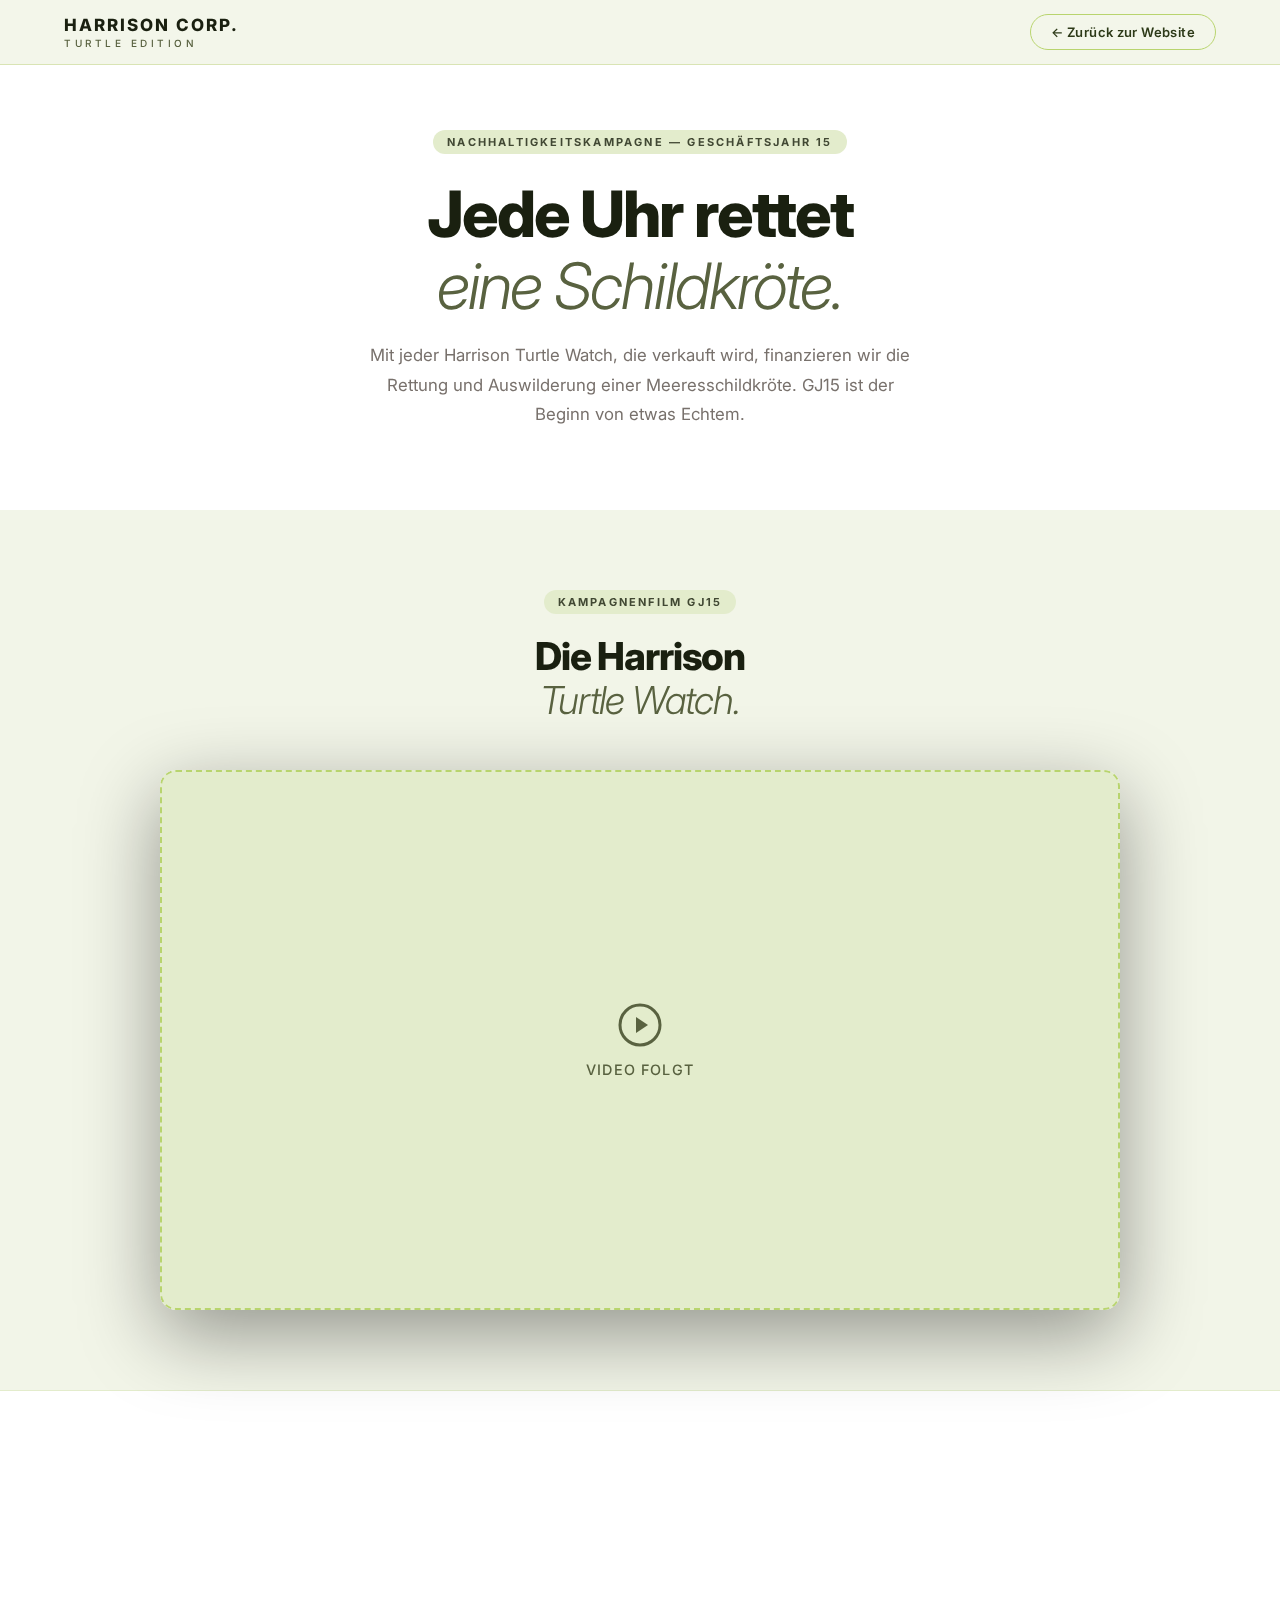
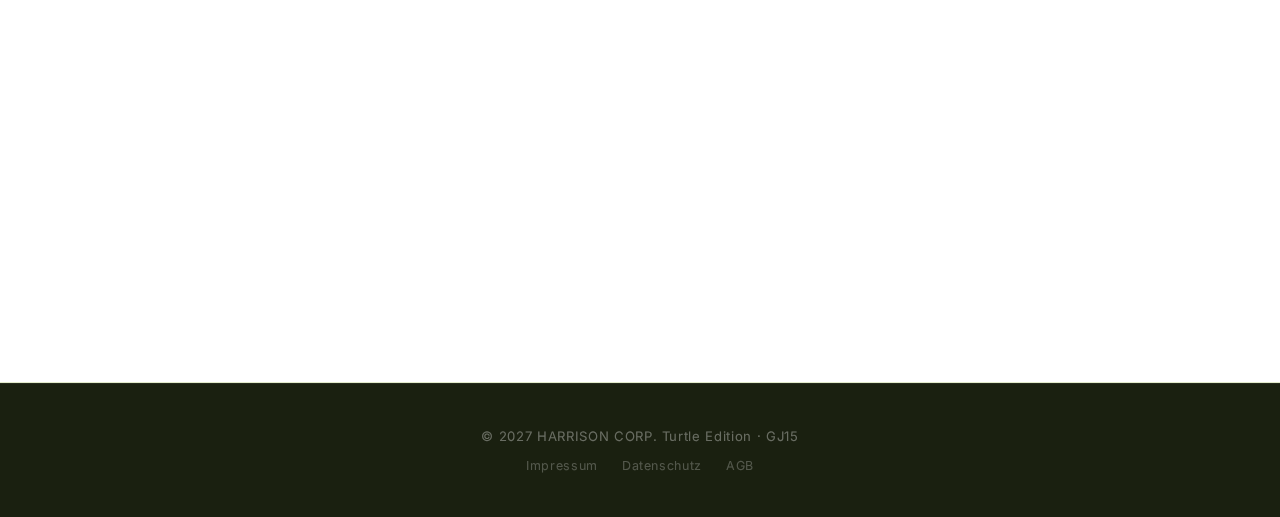
<file: marketing.html>
<!DOCTYPE html>
<html lang="de">
<head>
    <meta charset="UTF-8">
    <meta name="viewport" content="width=device-width, initial-scale=1.0">
    <title>HARRISON CORP. | Bester Arbeitgeber 2027</title>
    <link href="https://fonts.googleapis.com/css2?family=Inter:ital,wght@0,200;0,300;0,400;0,500;0,600;0,700;0,800;0,900;1,300&display=swap" rel="stylesheet">
    <style>
        :root {
            --green-900: #1a2010;
            --green-800: #2d3a18;
            --green-700: #414833;
            --green-600: #596240;
            --green-500: #87a73a;
            --green-400: #9ec044;
            --green-300: #b8d46e;
            --green-200: #cedd9e;
            --green-100: #e3eccc;
            --green-50:  #f2f5e8;
            --white:    #ffffff;
            --text-dark: #1f2937;
            --text-muted:#78716c;
            --border:    #cedd9e;
        }

        * { margin: 0; padding: 0; box-sizing: border-box; }

        body {
            font-family: 'Inter', -apple-system, sans-serif;
            background-color: var(--green-50);
            color: var(--text-dark);
            overflow-x: hidden;
            -webkit-font-smoothing: antialiased;
        }

        /* ── NAV ─────────────────────────────────────── */
        nav {
            position: fixed;
            top: 0;
            width: 100%;
            display: flex;
            justify-content: space-between;
            align-items: center;
            padding: 14px 5%;
            background: rgba(242,245,232,0.90);
            backdrop-filter: saturate(180%) blur(20px);
            -webkit-backdrop-filter: saturate(180%) blur(20px);
            border-bottom: 1px solid rgba(206,221,158,0.7);
            z-index: 1000;
        }

        .logo-text {
            font-size: 17px;
            font-weight: 800;
            letter-spacing: 2px;
            color: var(--green-900);
            text-transform: uppercase;
            display: block;
        }

        .logo-sub {
            font-size: 10px;
            font-weight: 500;
            letter-spacing: 3.5px;
            color: var(--green-600);
            text-transform: uppercase;
            display: block;
            margin-top: 2px;
        }

        .btn-back {
            background: transparent;
            color: var(--green-800);
            border: 1.5px solid var(--green-300);
            padding: 9px 20px;
            border-radius: 30px;
            font-weight: 600;
            font-size: 13px;
            letter-spacing: 0.03em;
            cursor: pointer;
            text-decoration: none;
            transition: all 0.25s ease;
            display: inline-flex;
            align-items: center;
            gap: 6px;
        }
        .btn-back:hover {
            background: var(--green-100);
            border-color: var(--green-400);
        }

        /* ── HERO ────────────────────────────────────── */
        .hero {
            padding: 130px 5% 80px;
            text-align: center;
            max-width: 860px;
            margin: 0 auto;
            background: transparent;
        }

        .hero-wrap {
            background: var(--white);
        }

        .section-eyebrow {
            display: inline-block;
            font-size: 11px;
            font-weight: 700;
            letter-spacing: 0.2em;
            text-transform: uppercase;
            color: var(--green-700);
            background: var(--green-100);
            padding: 5px 14px;
            border-radius: 20px;
            margin-bottom: 24px;
        }

        .hero h1 {
            font-size: clamp(2.6rem, 5vw, 4rem);
            font-weight: 800;
            line-height: 1.12;
            letter-spacing: -0.03em;
            color: var(--green-900);
            margin-bottom: 20px;
        }
        .hero h1 span {
            color: var(--green-600);
            font-style: italic;
            font-weight: 300;
        }

        .hero p {
            font-size: 1.05rem;
            color: var(--text-muted);
            line-height: 1.75;
            max-width: 560px;
            margin: 0 auto;
        }

        /* ── VIDEO SECTION ───────────────────────────── */
        .video-section {
            background: var(--green-50);
            padding: 80px 5%;
            text-align: center;
        }

        .video-section .divider-eyebrow {
            display: inline-block;
            font-size: 11px;
            font-weight: 700;
            letter-spacing: 0.2em;
            text-transform: uppercase;
            color: var(--green-700);
            background: var(--green-100);
            padding: 5px 14px;
            border-radius: 20px;
            margin-bottom: 20px;
        }

        .video-section h2 {
            font-size: clamp(1.8rem, 3vw, 2.8rem);
            font-weight: 800;
            letter-spacing: -0.03em;
            color: var(--green-900);
            line-height: 1.15;
            margin-bottom: 48px;
        }
        .video-section h2 span {
            color: var(--green-600);
            font-style: italic;
            font-weight: 300;
        }

        .video-wrapper {
            max-width: 960px;
            margin: 0 auto;
            border-radius: 16px;
            overflow: hidden;
            box-shadow: 0 24px 80px rgba(0,0,0,0.4);
        }

        .video-wrapper video {
            width: 100%;
            display: block;
        }

        .video-placeholder {
            width: 100%;
            aspect-ratio: 16 / 9;
            background: var(--green-100);
            border: 2px dashed var(--green-300);
            border-radius: 16px;
            display: flex;
            flex-direction: column;
            align-items: center;
            justify-content: center;
            gap: 12px;
            color: var(--green-600);
            font-size: 0.9rem;
            font-weight: 500;
            letter-spacing: 0.08em;
            text-transform: uppercase;
        }

        /* ── GALLERY ─────────────────────────────────── */
        .gallery-section {
            padding: 80px 5%;
            background: var(--white);
            border-top: 1px solid var(--green-100);
            border-bottom: 1px solid var(--green-100);
        }

        .gallery-section h2 {
            text-align: center;
            font-size: 1.6rem;
            font-weight: 700;
            letter-spacing: -0.02em;
            color: var(--green-900);
            margin-bottom: 56px;
        }

        .gallery-grid {
            display: flex;
            gap: 28px;
            max-width: 1000px;
            margin: 0 auto;
            justify-content: center;
        }

        .gallery-item {
            flex: 1;
            min-width: 0;
            display: flex;
            flex-direction: column;
            align-items: center;
            gap: 14px;
        }

        .gallery-item img {
            width: 100%;
            aspect-ratio: 1 / 1;
            object-fit: cover;
            border-radius: 16px;
            box-shadow: 0 4px 24px rgba(26,32,16,0.08);
        }

        .gallery-item .gallery-label {
            font-size: 12px;
            font-weight: 600;
            letter-spacing: 0.1em;
            text-transform: uppercase;
            color: var(--text-muted);
        }

        /* ── FOOTER ──────────────────────────────────── */
        footer {
            background: var(--green-900);
            border-top: 1px solid rgba(255,255,255,0.06);
            text-align: center;
            padding: 44px 20px;
            color: rgba(255,255,255,0.35);
            font-size: 0.82rem;
            letter-spacing: 0.05em;
        }
        .footer-links {
            display: flex;
            justify-content: center;
            gap: 24px;
            margin-top: 14px;
        }
        .footer-links a {
            color: rgba(255,255,255,0.25);
            text-decoration: none;
            font-size: 0.78rem;
            transition: color 0.2s;
        }
        .footer-links a:hover { color: rgba(255,255,255,0.65); }

        /* ── REVEAL ──────────────────────────────────── */
        .reveal {
            opacity: 0;
            transform: translateY(36px);
            transition: all 0.8s cubic-bezier(0.165, 0.84, 0.44, 1);
        }
        .reveal.active { opacity: 1; transform: translateY(0); }

        /* ── RESPONSIVE ──────────────────────────────── */
        @media (max-width: 900px) {
            .gallery-grid { flex-direction: column; max-width: 400px; }
        }

        @media (max-width: 600px) {
            .hero { padding-top: 120px; }
        }
    </style>
</head>
<body>

    <!-- NAV -->
    <nav>
        <div>
            <span class="logo-text">Harrison Corp.</span>
            <span class="logo-sub">Turtle Edition</span>
        </div>
        <a href="index.html" class="btn-back">← Zurück zur Website</a>
    </nav>

    <!-- HERO -->
    <div class="hero-wrap">
        <section class="hero">
            <span class="section-eyebrow">Nachhaltigkeitskampagne — Geschäftsjahr 15</span>
            <h1>Jede Uhr rettet<br><span>eine Schildkröte.</span></h1>
            <p>Mit jeder Harrison Turtle Watch, die verkauft wird, finanzieren wir die Rettung und Auswilderung einer Meeresschildkröte. GJ15 ist der Beginn von etwas Echtem.</p>
        </section>
    </div>

    <!-- VIDEO -->
    <section class="video-section">
        <span class="divider-eyebrow">Kampagnenfilm GJ15</span>
        <h2>Die Harrison<br><span>Turtle Watch.</span></h2>
        <div class="video-wrapper reveal">
            <!-- Video hier einfügen: <video src="turtle_ad.mp4" controls autoplay muted loop></video> -->
            <div class="video-placeholder">
                <svg width="48" height="48" viewBox="0 0 24 24" fill="none" stroke="currentColor" stroke-width="1.5">
                    <circle cx="12" cy="12" r="10"/><polygon points="10 8 16 12 10 16 10 8" fill="currentColor" stroke="none"/>
                </svg>
                Video folgt
            </div>
        </div>
    </section>

    <section class="gallery-section">
        <h2 class="reveal">Produkt &amp; Verpackung</h2>
        <div class="gallery-grid">
            <div class="gallery-item reveal">
                <img src="turtle_box_closed.jpeg" alt="Turtle Watch Verpackung geschlossen">
                <span class="gallery-label">Verpackung geschlossen</span>
            </div>
            <div class="gallery-item reveal">
                <img src="turtle_watch.jpeg" alt="Harrison Turtle Watch">
                <span class="gallery-label">Harrison Turtle Watch</span>
            </div>
            <div class="gallery-item reveal">
                <img src="turtle_box_open.jpeg" alt="Turtle Watch Verpackung geöffnet">
                <span class="gallery-label">Verpackung geöffnet</span>
            </div>
        </div>
    </section>

    <!-- FOOTER -->
    <footer>
        <p>© 2027 HARRISON CORP. Turtle Edition · GJ15</p>
        <div class="footer-links">
            <a href="#">Impressum</a>
            <a href="#">Datenschutz</a>
            <a href="#">AGB</a>
        </div>
    </footer>

    <script>
        function reveal() {
            document.querySelectorAll('.reveal').forEach(el => {
                if (el.getBoundingClientRect().top < window.innerHeight - 80) {
                    el.classList.add('active');
                }
            });
        }
        window.addEventListener('scroll', reveal);
        reveal();
    </script>
</body>
</html>
</file>
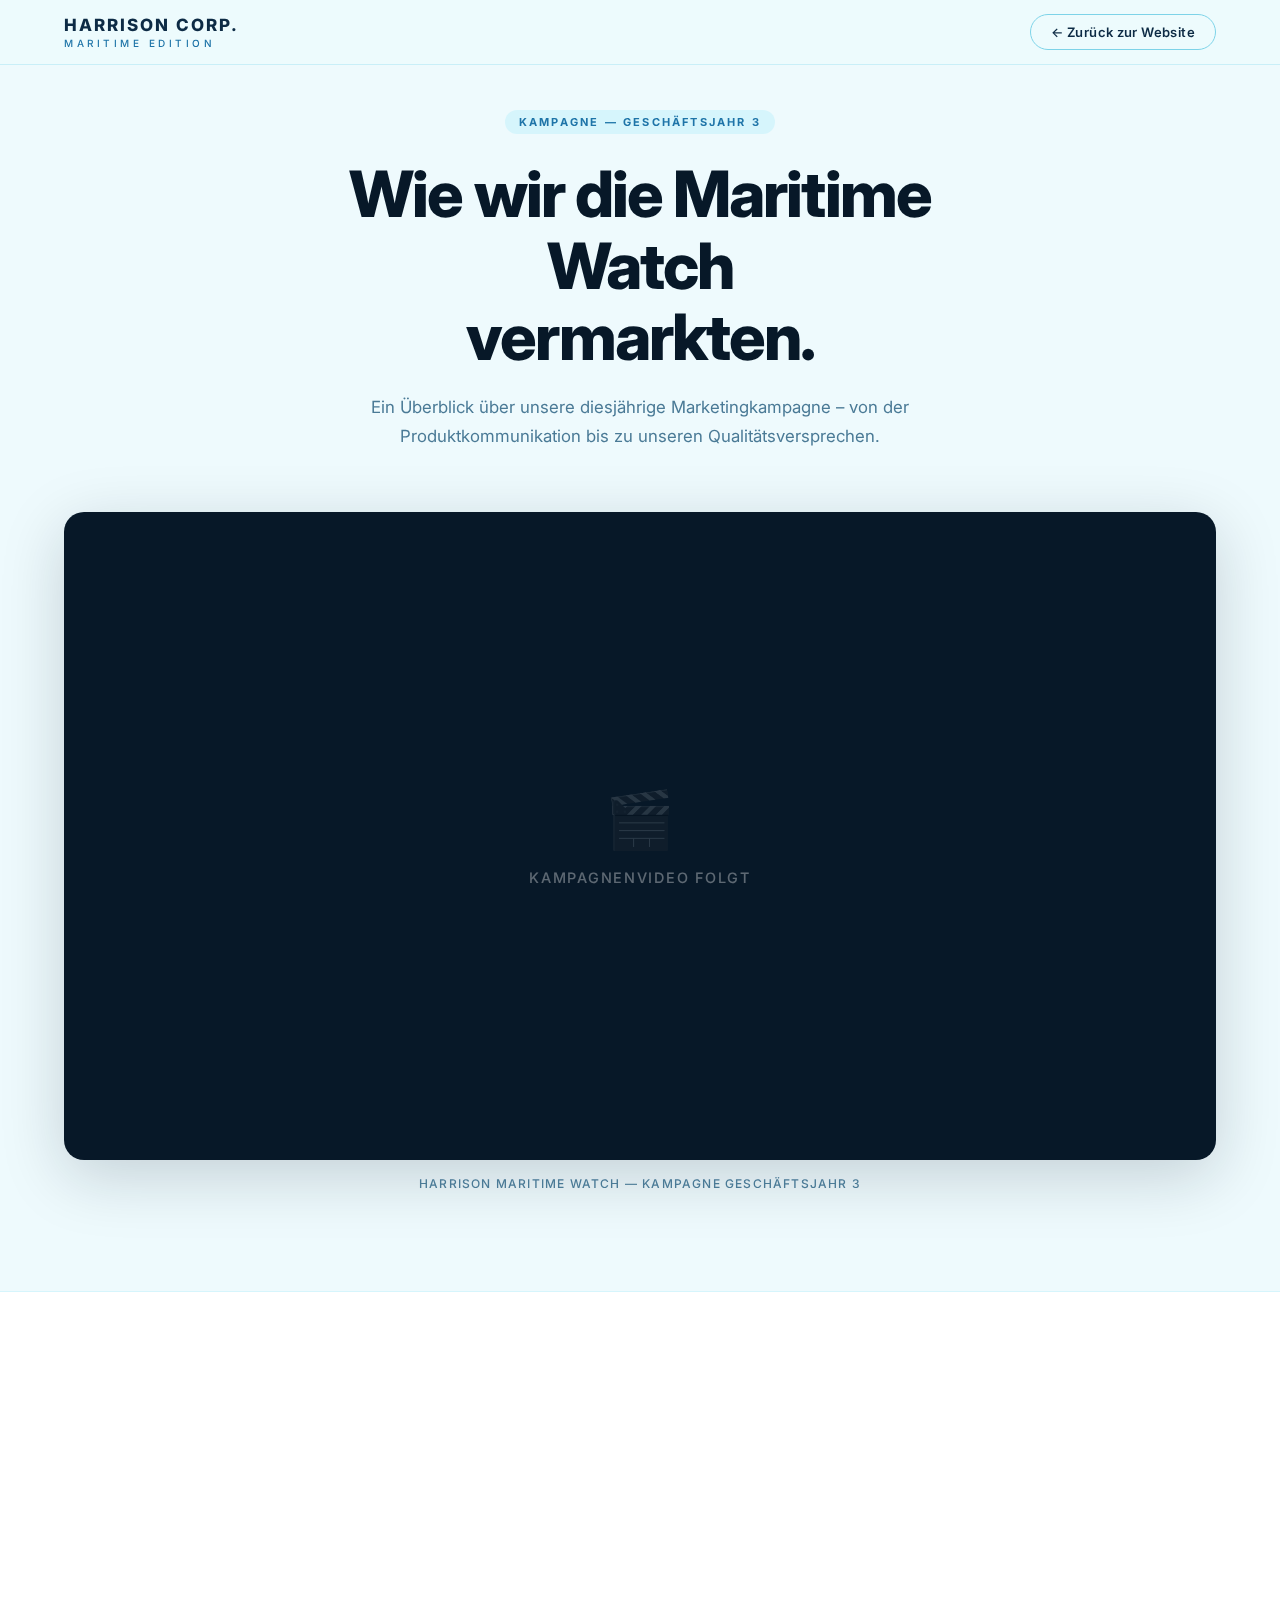
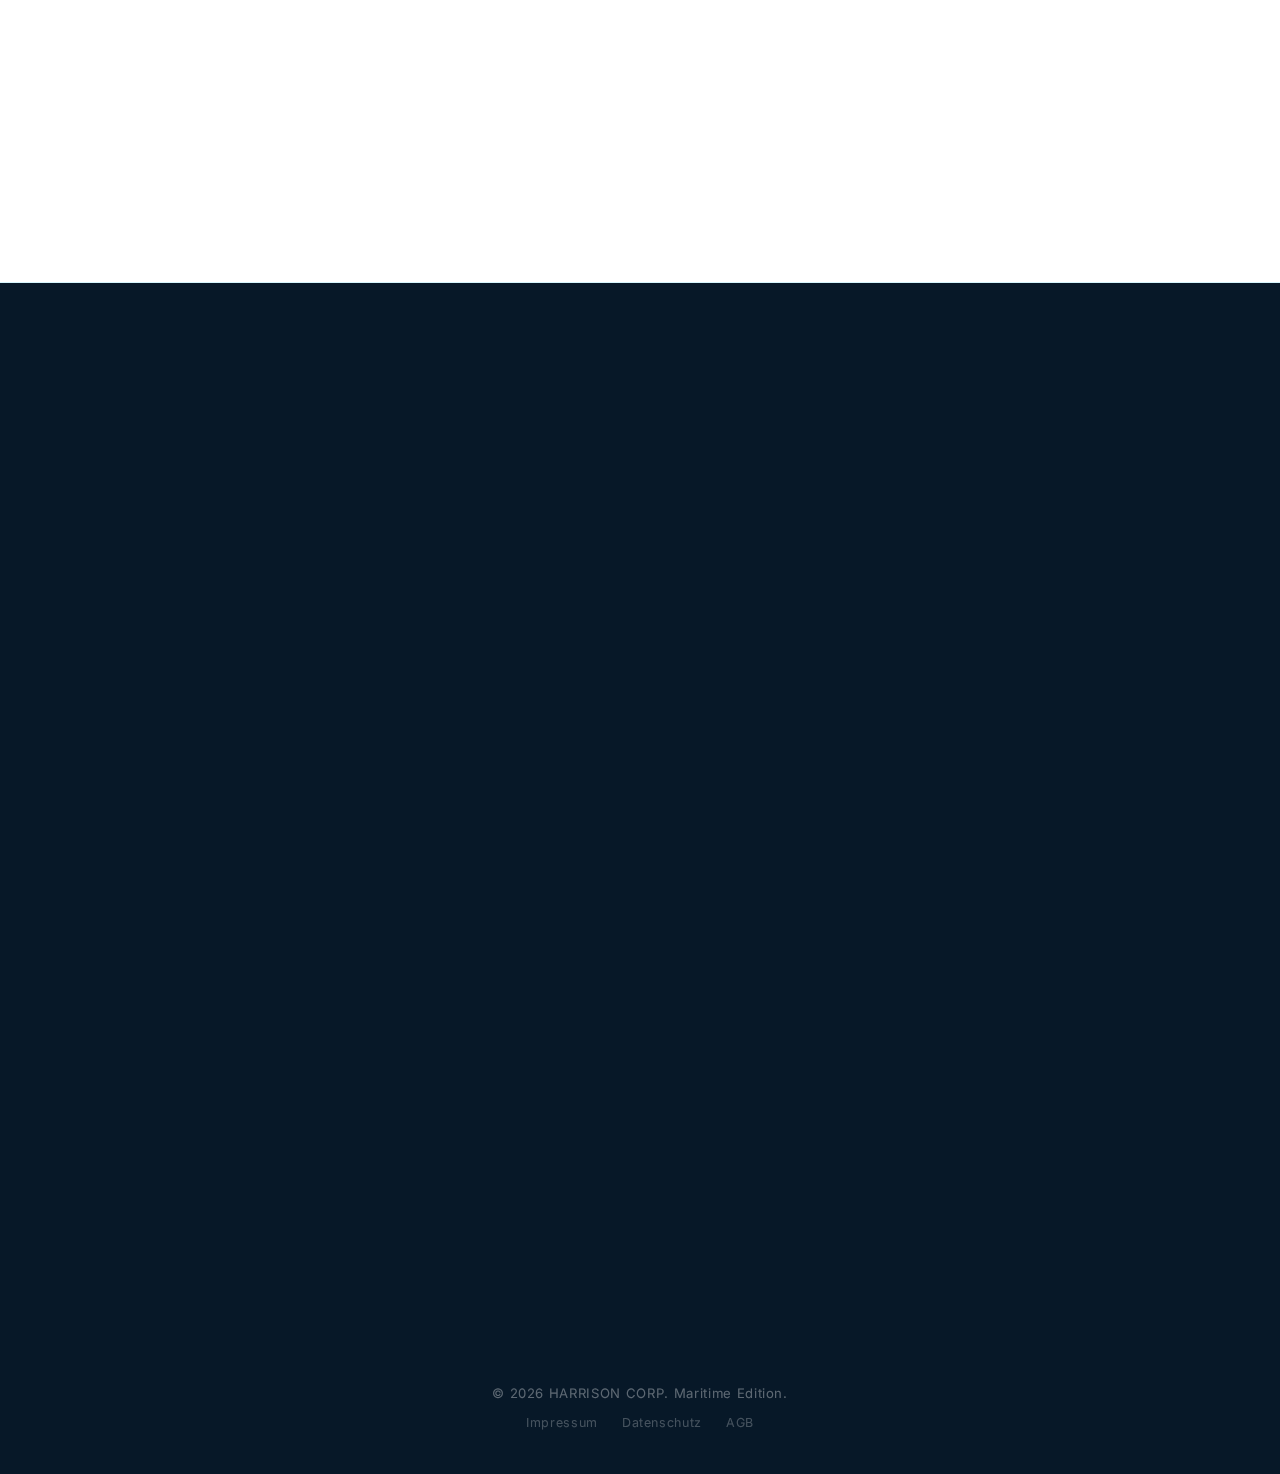
<file: v3/marketing.html>
<!DOCTYPE html>
<html lang="de">
<head>
    <meta charset="UTF-8">
    <meta name="viewport" content="width=device-width, initial-scale=1.0">
    <title>HARRISON CORP. | Marketing</title>
    <link href="https://fonts.googleapis.com/css2?family=Inter:ital,wght@0,200;0,300;0,400;0,500;0,600;0,700;0,800;0,900;1,300&display=swap" rel="stylesheet">
    <style>
        :root {
            --blue-900: #071828;
            --blue-800: #0d2b45;
            --blue-700: #1a4f7a;
            --blue-600: #1e74a8;
            --blue-500: #2196c4;
            --blue-400: #4db8d8;
            --blue-300: #7dd3e8;
            --blue-200: #b0e8f5;
            --blue-100: #d6f5fc;
            --blue-50:  #eefafd;
            --white:    #ffffff;
            --text-dark: #071828;
            --text-muted:#4a7a96;
            --border:    #b0e8f5;
        }

        * { margin: 0; padding: 0; box-sizing: border-box; }

        body {
            font-family: 'Inter', -apple-system, sans-serif;
            background-color: var(--blue-50);
            color: var(--text-dark);
            overflow-x: hidden;
            -webkit-font-smoothing: antialiased;
        }

        /* ── NAV ─────────────────────────────────────── */
        nav {
            position: fixed;
            top: 0;
            width: 100%;
            display: flex;
            justify-content: space-between;
            align-items: center;
            padding: 14px 5%;
            background: rgba(238, 250, 253, 0.88);
            backdrop-filter: saturate(180%) blur(20px);
            -webkit-backdrop-filter: saturate(180%) blur(20px);
            border-bottom: 1px solid rgba(176, 232, 245, 0.6);
            z-index: 1000;
        }

        .logo-text {
            font-size: 17px;
            font-weight: 800;
            letter-spacing: 2px;
            color: var(--blue-800);
            text-transform: uppercase;
            display: block;
        }

        .logo-sub {
            font-size: 10px;
            font-weight: 500;
            letter-spacing: 3.5px;
            color: var(--blue-600);
            text-transform: uppercase;
            display: block;
            margin-top: 2px;
        }

        .btn-back {
            background: transparent;
            color: var(--blue-800);
            border: 1.5px solid var(--blue-300);
            padding: 9px 20px;
            border-radius: 30px;
            font-weight: 600;
            font-size: 13px;
            letter-spacing: 0.03em;
            cursor: pointer;
            text-decoration: none;
            transition: all 0.25s ease;
            display: inline-flex;
            align-items: center;
            gap: 6px;
        }
        .btn-back:hover {
            background: var(--blue-100);
            border-color: var(--blue-400);
        }

        /* ── HERO ────────────────────────────────────── */
        .hero {
            padding: 110px 5% 60px;
            text-align: center;
            max-width: 800px;
            margin: 0 auto;
        }

        .section-eyebrow {
            display: inline-block;
            font-size: 11px;
            font-weight: 700;
            letter-spacing: 0.2em;
            text-transform: uppercase;
            color: var(--blue-600);
            background: var(--blue-100);
            padding: 5px 14px;
            border-radius: 20px;
            margin-bottom: 24px;
        }

        .hero h1 {
            font-size: clamp(2.6rem, 5vw, 4rem);
            font-weight: 800;
            line-height: 1.12;
            letter-spacing: -0.03em;
            color: var(--blue-900);
            margin-bottom: 20px;
        }

        .hero p {
            font-size: 1.05rem;
            color: var(--text-muted);
            line-height: 1.75;
            max-width: 560px;
            margin: 0 auto;
        }

        /* ── VIDEO PLACEHOLDER ───────────────────────── */
        .video-section {
            padding: 0 5% 100px;
        }

        .video-wrapper {
            max-width: 1200px;
            margin: 0 auto;
        }

        .video-placeholder {
            width: 100%;
            aspect-ratio: 16 / 9;
            background: var(--blue-900);
            border-radius: 20px;
            box-shadow: 0 16px 64px rgba(7, 24, 40, 0.18);
            display: flex;
            flex-direction: column;
            align-items: center;
            justify-content: center;
            gap: 16px;
            color: rgba(255,255,255,0.35);
        }

        .video-placeholder-icon {
            font-size: 3.5rem;
            opacity: 0.4;
        }

        .video-placeholder p {
            font-size: 0.9rem;
            font-weight: 500;
            letter-spacing: 0.12em;
            text-transform: uppercase;
        }

        .video-caption {
            text-align: center;
            margin-top: 16px;
            font-size: 12px;
            font-weight: 500;
            letter-spacing: 0.1em;
            text-transform: uppercase;
            color: var(--text-muted);
        }

        /* ── GALLERY ─────────────────────────────────── */
        .gallery-section {
            padding: 80px 5%;
            background: var(--white);
            border-top: 1px solid var(--blue-100);
            border-bottom: 1px solid var(--blue-100);
        }

        .gallery-section h2 {
            text-align: center;
            font-size: 1.6rem;
            font-weight: 700;
            letter-spacing: -0.02em;
            color: var(--blue-900);
            margin-bottom: 56px;
        }

        .gallery-grid {
            display: flex;
            gap: 28px;
            max-width: 1000px;
            margin: 0 auto;
            justify-content: center;
        }

        .gallery-item {
            flex: 1;
            min-width: 0;
            display: flex;
            flex-direction: column;
            align-items: center;
            gap: 14px;
        }

        .gallery-item img {
            width: 100%;
            aspect-ratio: 1 / 1;
            object-fit: cover;
            border-radius: 16px;
            box-shadow: 0 4px 24px rgba(7, 24, 40, 0.1);
        }

        .gallery-item .gallery-label {
            font-size: 12px;
            font-weight: 600;
            letter-spacing: 0.1em;
            text-transform: uppercase;
            color: var(--text-muted);
        }

        .gallery-placeholder {
            width: 100%;
            aspect-ratio: 1 / 1;
            background: var(--blue-50);
            border: 2px dashed var(--blue-200);
            border-radius: 16px;
            display: flex;
            flex-direction: column;
            align-items: center;
            justify-content: center;
            gap: 10px;
            color: var(--blue-400);
            font-size: 0.8rem;
            font-weight: 500;
            letter-spacing: 0.08em;
            text-transform: uppercase;
        }
        .gallery-placeholder-icon { font-size: 2rem; opacity: 0.5; }

        /* ── PROMISES ────────────────────────────────── */
        .promises-section {
            background: var(--blue-900);
            padding: 100px 5%;
        }

        .promises-header {
            text-align: center;
            margin-bottom: 72px;
        }

        .promises-header .section-eyebrow {
            background: rgba(255,255,255,0.08);
            color: var(--blue-300);
        }

        .promises-header h2 {
            font-size: clamp(1.8rem, 3vw, 2.6rem);
            font-weight: 800;
            letter-spacing: -0.03em;
            color: var(--white);
            margin-top: 16px;
        }

        .promises-rows {
            max-width: 1100px;
            margin: 0 auto;
        }

        .promise-row {
            display: flex;
            align-items: flex-start;
            gap: 48px;
            padding: 40px 0;
            border-top: 1px solid rgba(255,255,255,0.08);
        }

        .promise-row:last-child {
            border-bottom: 1px solid rgba(255,255,255,0.08);
        }

        .promise-row-label {
            flex-shrink: 0;
            width: 220px;
        }

        .promise-row-num {
            font-size: 0.75rem;
            font-weight: 700;
            letter-spacing: 0.18em;
            color: var(--blue-500);
            text-transform: uppercase;
            display: block;
            margin-bottom: 8px;
        }

        .promise-row-title {
            font-size: 1.15rem;
            font-weight: 700;
            color: var(--white);
            letter-spacing: -0.01em;
            line-height: 1.3;
        }

        .promise-tags {
            display: flex;
            flex-wrap: wrap;
            gap: 10px;
            padding-top: 4px;
        }

        .promise-tag {
            background: rgba(255,255,255,0.06);
            border: 1px solid rgba(255,255,255,0.12);
            color: rgba(255,255,255,0.75);
            font-size: 0.85rem;
            font-weight: 500;
            padding: 8px 16px;
            border-radius: 100px;
            line-height: 1;
            transition: background 0.2s, border-color 0.2s;
        }

        .promise-tag:hover {
            background: rgba(33,150,196,0.15);
            border-color: var(--blue-500);
            color: var(--blue-300);
        }

        @media (max-width: 900px) {
            .promise-row { flex-direction: column; gap: 20px; }
            .promise-row-label { width: 100%; }
        }

        /* ── FOOTER ──────────────────────────────────── */
        footer {
            background: var(--blue-900);
            text-align: center;
            padding: 44px 20px;
            color: rgba(255,255,255,0.35);
            font-size: 0.82rem;
            letter-spacing: 0.05em;
        }
        .footer-links {
            display: flex;
            justify-content: center;
            gap: 24px;
            margin-top: 14px;
        }
        .footer-links a {
            color: rgba(255,255,255,0.25);
            text-decoration: none;
            font-size: 0.78rem;
            transition: color 0.2s;
        }
        .footer-links a:hover { color: rgba(255,255,255,0.65); }

        /* ── REVEAL ──────────────────────────────────── */
        .reveal {
            opacity: 0;
            transform: translateY(36px);
            transition: all 0.8s cubic-bezier(0.165, 0.84, 0.44, 1);
        }
        .reveal.active { opacity: 1; transform: translateY(0); }

        /* ── RESPONSIVE ──────────────────────────────── */
        @media (max-width: 900px) {
            .gallery-grid { flex-direction: column; max-width: 400px; }
        }

        @media (max-width: 600px) {
            .hero { padding-top: 120px; }
        }
    </style>
</head>
<body>

    <!-- NAV -->
    <nav>
        <div>
            <span class="logo-text">Harrison Corp.</span>
            <span class="logo-sub">Maritime Edition</span>
        </div>
        <a href="index.html" class="btn-back">← Zurück zur Website</a>
    </nav>

    <!-- HERO -->
    <section class="hero">
        <span class="section-eyebrow">Kampagne — Geschäftsjahr 3</span>
        <h1>Wie wir die Maritime Watch<br>vermarkten.</h1>
        <p>Ein Überblick über unsere diesjährige Marketingkampagne – von der Produktkommunikation bis zu unseren Qualitätsversprechen.</p>
    </section>

    <!-- VIDEO PLACEHOLDER -->
    <section class="video-section">
        <div class="video-wrapper reveal">
            <div class="video-placeholder">
                <span class="video-placeholder-icon">🎬</span>
                <p>Kampagnenvideo folgt</p>
            </div>
            <p class="video-caption">Harrison Maritime Watch — Kampagne Geschäftsjahr 3</p>
        </div>
    </section>

    <!-- GALLERY -->
    <section class="gallery-section">
        <h2 class="reveal">Produkt &amp; Verpackung</h2>
        <div class="gallery-grid">
            <div class="gallery-item reveal">
                <img src="maritime_geschlossen.jpeg" alt="Maritime Watch Verpackung geschlossen">
                <span class="gallery-label">Verpackung geschlossen</span>
            </div>
            <div class="gallery-item reveal">
                <img src="maritimewatch.jpeg" alt="Harrison Maritime Watch">
                <span class="gallery-label">Harrison Maritime Watch</span>
            </div>
            <div class="gallery-item reveal">
                <img src="maritime_offen.jpeg" alt="Maritime Watch Verpackung geöffnet">
                <span class="gallery-label">Verpackung geöffnet</span>
            </div>
        </div>
    </section>

    <!-- PROMISES -->
    <section class="promises-section">
        <div class="promises-header reveal">
            <span class="section-eyebrow">Unsere Versprechen</span>
            <h2>Was wir kommunizieren.<br>Was wir halten.</h2>
        </div>
        <div class="promises-rows">

            <div class="promise-row reveal">
                <div class="promise-row-label">
                    <span class="promise-row-num">01 — Ozean-Kampagne</span>
                    <span class="promise-row-title">1 Uhr = 1 kg<br>weniger im Meer.</span>
                </div>
                <div class="promise-tags">
                    <span class="promise-tag">1 Uhr = 1 kg Meeresplastik</span>
                    <span class="promise-tag">Echter Ozean, kein CO₂-Offset</span>
                    <span class="promise-tag">Ocean Conservancy Partner</span>
                    <span class="promise-tag">Echte Wirkung, belegbar</span>
                    <span class="promise-tag">+1 kg Plastik pro Garantiefall</span>
                </div>
            </div>

            <div class="promise-row reveal">
                <div class="promise-row-label">
                    <span class="promise-row-num">02 — Qualität &amp; Präzision</span>
                    <span class="promise-row-title">Echt stark.<br>Kein Schönwetter.</span>
                </div>
                <div class="promise-tags">
                    <span class="promise-tag">300 m wasserdicht</span>
                    <span class="promise-tag">ISO 6425 zertifiziert</span>
                    <span class="promise-tag">Titan Grade 5 Gehäuse</span>
                    <span class="promise-tag">Kratzfestes Saphirglas</span>
                    <span class="promise-tag">GPS + GLONASS + Galileo</span>
                    <span class="promise-tag">Einzeln im Drucktank geprüft</span>
                    <span class="promise-tag">Verschraubte Krone</span>
                    <span class="promise-tag">−20 °C bis 60 °C Betrieb</span>
                </div>
            </div>

            <div class="promise-row reveal">
                <div class="promise-row-label">
                    <span class="promise-row-num">03 — Garantie &amp; Service</span>
                    <span class="promise-row-title">Langfristig<br>an deiner Seite.</span>
                </div>
                <div class="promise-tags">
                    <span class="promise-tag">3 Jahre Garantie</span>
                    <span class="promise-tag">Sofortiger Ersatz bei Defekt</span>
                    <span class="promise-tag">Weltweiter Service</span>
                    <span class="promise-tag">Alle Versprechen belegbar</span>
                </div>
            </div>

            <div class="promise-row reveal">
                <div class="promise-row-label">
                    <span class="promise-row-num">04 — Team &amp; Intern</span>
                    <span class="promise-row-title">Qualität<br>beginnt bei uns.</span>
                </div>
                <div class="promise-tags">
                    <span class="promise-tag">15 % Rabatt auf E-Autos</span>
                    <span class="promise-tag">Mercedes · BMW · Audi</span>
                    <span class="promise-tag">10 kostenlose Wallboxen</span>
                    <span class="promise-tag">50 % Deutschlandticket</span>
                </div>
            </div>

        </div>
    </section>

    <!-- FOOTER -->
    <footer>
        <p>© 2026 HARRISON CORP. Maritime Edition.</p>
        <div class="footer-links">
            <a href="#">Impressum</a>
            <a href="#">Datenschutz</a>
            <a href="#">AGB</a>
        </div>
    </footer>

    <script>
        function reveal() {
            document.querySelectorAll('.reveal').forEach(el => {
                if (el.getBoundingClientRect().top < window.innerHeight - 80) {
                    el.classList.add('active');
                }
            });
        }
        window.addEventListener('scroll', reveal);
        reveal();
    </script>
</body>
</html>
</file>
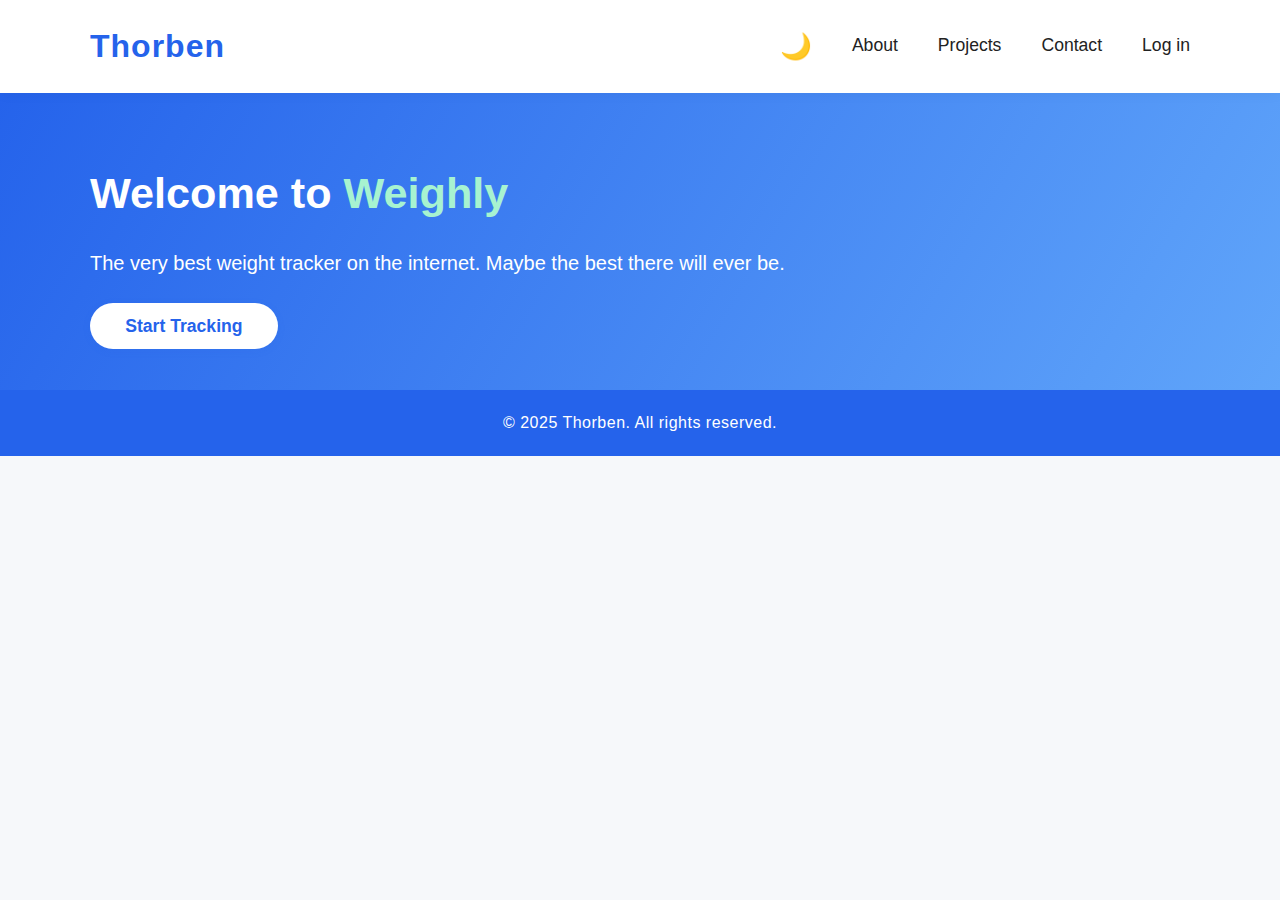
<file: weighly/weighly.html>
<!DOCTYPE html>
<html lang="en">
<head>
  <meta charset="UTF-8">
  <meta name="viewport" content="width=device-width, initial-scale=1.0">
  <title>Thorben | Portfolio</title>
  <link rel="stylesheet" href="weighly.css">
</head>
<body>
  <!-- Navbar -->
  <nav>
    <div class="container nav-container">
      <a href="https://harrypotter42mc.github.io/index.html" class="logo">Thorben</a>
      <ul class="nav-links">
        <button class="darkmode-toggle" id="darkmode-toggle" aria-label="Toggle dark mode">
          <span id="darkmode-icon" aria-hidden="true">🌙</span>
        </button>
        <li><a href="#about">About</a></li>
        <li><a href="#projects">Projects</a></li>
        <li><a href="#contact">Contact</a></li>
        <li><a>Log in</a></li>
      </ul>

    </div>
  </nav>

  <!-- Hero Section -->
  <section class="hero">
    <div class="container hero-content">
      <div class="hero-text">
        <h1>Welcome to <span class="highlight">Weighly</span></h1>
        <p>The very best weight tracker on the internet. 
            Maybe the best there will ever be.</p>
        <a href="#" class="btn">Start Tracking</a>
      </div>
    </div>
  </section>

  <!-- Footer -->
  <footer>
    <div class="container">
      <p>&copy; 2025 Thorben. All rights reserved.</p>
    </div>
  </footer>
  <script>
    // Dark mode toggle logic
    const toggle = document.getElementById('darkmode-toggle');
    const icon = document.getElementById('darkmode-icon');
    const prefersDark = window.matchMedia('(prefers-color-scheme: dark)').matches;
    const storedTheme = localStorage.getItem('theme');

    function setTheme(dark) {
      if (dark) {
        document.body.classList.add('darkmode');
        icon.textContent = '☀️';
        localStorage.setItem('theme', 'dark');
      } else {
        document.body.classList.remove('darkmode');
        icon.textContent = '🌙';
        localStorage.setItem('theme', 'light');
      }
    }

    // Initial theme
    if (storedTheme === 'dark' || (!storedTheme && prefersDark)) {
      setTheme(true);
    } else {
      setTheme(false);
    }

    toggle.addEventListener('click', () => {
      setTheme(!document.body.classList.contains('darkmode'));
    });
  </script>
</body>
</html>
</file>
<file: weighly/weighly.css>
/* Reset and base styles */
* {
  margin: 0;
  padding: 0;
  box-sizing: border-box;
}

body {
  font-family: 'Inter', 'Segoe UI', Arial, sans-serif;
  background: #f6f8fa;
  color: #222;
  line-height: 1.7;
  transition: background 0.3s, color 0.3s;
}

/* Container */
.container {
  width: 90%;
  max-width: 1100px;
  margin: 0 auto;
}

/* Navbar */
nav {
  background: #fff;
  box-shadow: 0 2px 12px rgba(0,0,0,0.04);
  position: sticky;
  top: 0;
  z-index: 100;
}

.nav-container {
  display: flex;
  justify-content: space-between;
  align-items: center;
  padding: 1.2rem 0;
}

.logo {
  font-size: 2rem;
  font-weight: 700;
  color: #2563eb;
  letter-spacing: 1px;
  text-decoration: none;
}

.nav-links {
  list-style: none;
  display: flex;
  gap: 2.5rem;
}

.nav-links a {
  color: #222;
  text-decoration: none;
  font-weight: 500;
  font-size: 1.1rem;
  transition: color 0.2s;
  position: relative;
}

.nav-links a::after {
  content: '';
  display: block;
  width: 0;
  height: 2px;
  background: #2563eb;
  transition: width 0.2s;
  position: absolute;
  left: 0;
  bottom: -4px;
}

.nav-links a:hover {
  color: #2563eb;
}

.nav-links a:hover::after {
  width: 100%;
}

/* Darkmode Toggle Button */
.darkmode-toggle {
  background: none;
  border: none;
  font-size: 1.6rem;
  margin-left: 2rem;
  cursor: pointer;
  color: #222;
  transition: color 0.2s;
  outline: none;
  display: flex;
  align-items: center;
}

.darkmode-toggle:hover {
  color: #2563eb;
}

/* Hero Section */
.hero {
  background: linear-gradient(120deg, #2563eb 0%, #60a5fa 100%);
  color: #fff;
  padding: 4rem 0 3rem 0;
  transition: background 0.3s, color 0.3s;
}

.hero-content {
  display: flex;
  align-items: center;
  justify-content: space-between;
  gap: 3rem;
  flex-wrap: wrap;
}

.hero-text {
  flex: 1 1 350px;
}

.hero-text h1 {
  font-size: 2.7rem;
  margin-bottom: 1rem;
  font-weight: 800;
}

.hero-text .highlight {
  color: #a7f3d0;
}

.hero-text p {
  font-size: 1.25rem;
  margin-bottom: 2rem;
}

.hero-img {
  flex: 0 0 180px;
  display: flex;
  align-items: center;
  justify-content: center;
}

.hero-img img {
  width: 160px;
  height: 160px;
  border-radius: 50%;
  border: 5px solid #fff;
  object-fit: cover;
  box-shadow: 0 4px 24px rgba(37,99,235,0.12);
  background: #fff;
}

/* Button */
.btn {
  background: #fff;
  color: #2563eb;
  padding: 0.8rem 2.2rem;
  border: none;
  border-radius: 30px;
  font-size: 1.1rem;
  font-weight: 600;
  cursor: pointer;
  text-decoration: none;
  box-shadow: 0 2px 8px rgba(37,99,235,0.08);
  transition: background 0.2s, color 0.2s;
}

.btn:hover, .contact-btn:hover {
  background: #2563eb;
  color: #fff;
}

/* About Section */
.about {
  background: #fff;
  padding: 4rem 0 3rem 0;
  transition: background 0.3s, color 0.3s;
}

.about-content {
  display: flex;
  align-items: center;
  justify-content: center;
}

.about-text {
  max-width: 700px;
  text-align: center;
}

.about-text h2 {
  font-size: 2rem;
  color: #2563eb;
  margin-bottom: 1rem;
  font-weight: 700;
}

.about-text p {
  font-size: 1.15rem;
  color: #444;
}

/* Projects Section */
.projects {
  background: #f6f8fa;
  padding: 4rem 0 3rem 0;
  transition: background 0.3s, color 0.3s;
}

.projects h2 {
  text-align: center;
  color: #2563eb;
  font-size: 2rem;
  margin-bottom: 2.5rem;
  font-weight: 700;
}

.project-list {
  display: flex;
  flex-wrap: wrap;
  gap: 2rem;
  justify-content: center;
}

.project-card {
  background: #fff;
  border-radius: 16px;
  box-shadow: 0 2px 16px rgba(37,99,235,0.06);
  padding: 2rem 1.5rem;
  flex: 1 1 260px;
  max-width: 320px;
  min-width: 220px;
  display: flex;
  flex-direction: column;
  align-items: flex-start;
  transition: transform 0.15s, box-shadow 0.15s, background 0.3s, color 0.3s;
}

.project-card:hover {
  transform: translateY(-6px) scale(1.03);
  box-shadow: 0 6px 24px rgba(37,99,235,0.12);
}

.project-card h3 {
  color: #222;
  margin-bottom: 0.7rem;
  font-size: 1.25rem;
  font-weight: 600;
}

.project-card p {
  color: #444;
  margin-bottom: 1.2rem;
  font-size: 1rem;
}

.project-link {
  color: #2563eb;
  text-decoration: none;
  font-weight: 600;
  transition: color 0.2s;
}

.project-link:hover {
  color: #1e40af;
  text-decoration: underline;
}

/* Contact Section */
.contact {
  background: #fff;
  padding: 4rem 0 3rem 0;
  text-align: center;
  transition: background 0.3s, color 0.3s;
}

.contact-content h2 {
  color: #2563eb;
  font-size: 2rem;
  margin-bottom: 1rem;
  font-weight: 700;
}

.contact-content p {
  color: #444;
  margin-bottom: 2rem;
  font-size: 1.1rem;
}

.contact-btn {
  margin-top: 1rem;
}

/* Footer */
footer {
  background: #2563eb;
  color: #fff;
  text-align: center;
  padding: 1.2rem 0;
  margin-top: 0;
  font-size: 1rem;
  letter-spacing: 0.5px;
  transition: background 0.3s, color 0.3s;
}

/* DARK MODE */
body.darkmode {
  background: #181a1b;
  color: #e5e7eb;
}

body.darkmode nav {
  background: #23272f;
  box-shadow: 0 2px 12px rgba(0,0,0,0.18);
}

body.darkmode .logo {
  color: #60a5fa;
}

body.darkmode .nav-links a {
  color: #e5e7eb;
}

body.darkmode .nav-links a:hover {
  color: #60a5fa;
}

body.darkmode .nav-links a::after {
  background: #60a5fa;
}

body.darkmode .darkmode-toggle {
  color: #e5e7eb;
}

body.darkmode .darkmode-toggle:hover {
  color: #60a5fa;
}

body.darkmode .hero {
  background: linear-gradient(120deg, #23272f 0%, #2563eb 100%);
  color: #e5e7eb;
}

body.darkmode .hero-img img {
  border-color: #23272f;
  background: #23272f;
}

body.darkmode .btn,
body.darkmode .contact-btn {
  background: #23272f;
  color: #60a5fa;
  box-shadow: 0 2px 8px rgba(96,165,250,0.08);
}

body.darkmode .btn:hover,
body.darkmode .contact-btn:hover {
  background: #60a5fa;
  color: #23272f;
}

body.darkmode .about,
body.darkmode .contact {
  background: #23272f;
  color: #e5e7eb;
}

body.darkmode .about-text h2,
body.darkmode .projects h2,
body.darkmode .contact-content h2 {
  color: #60a5fa;
}

body.darkmode .about-text p,
body.darkmode .contact-content p {
  color: #b3b8c2;
}

body.darkmode .projects {
  background: #181a1b;
}

body.darkmode .project-card {
  background: #23272f;
  color: #e5e7eb;
  box-shadow: 0 2px 16px rgba(96,165,250,0.06);
}

body.darkmode .project-card h3 {
  color: #e5e7eb;
}

body.darkmode .project-card p {
  color: #b3b8c2;
}

body.darkmode .project-link {
  color: #60a5fa;
}

body.darkmode .project-link:hover {
  color: #7bb4fa;
}

body.darkmode footer {
  background: #23272f;
  color: #b3b8c2;
}

/* Responsive Design */
@media (max-width: 900px) {
  .hero-content {
    flex-direction: column;
    text-align: center;
    gap: 2rem;
  }
  .hero-img {
    margin-top: 1.5rem;
  }
  .project-list {
    flex-direction: column;
    align-items: center;
  }
}

@media (max-width: 600px) {
  .nav-links {
    gap: 1.2rem;
    font-size: 1rem;
  }
  .hero-text h1 {
    font-size: 2rem;
  }
  .about-text h2,
  .projects h2,
  .contact-content h2 {
    font-size: 1.3rem;
  }
  .project-card {
    padding: 1.2rem 1rem;
  }
}
</file>
